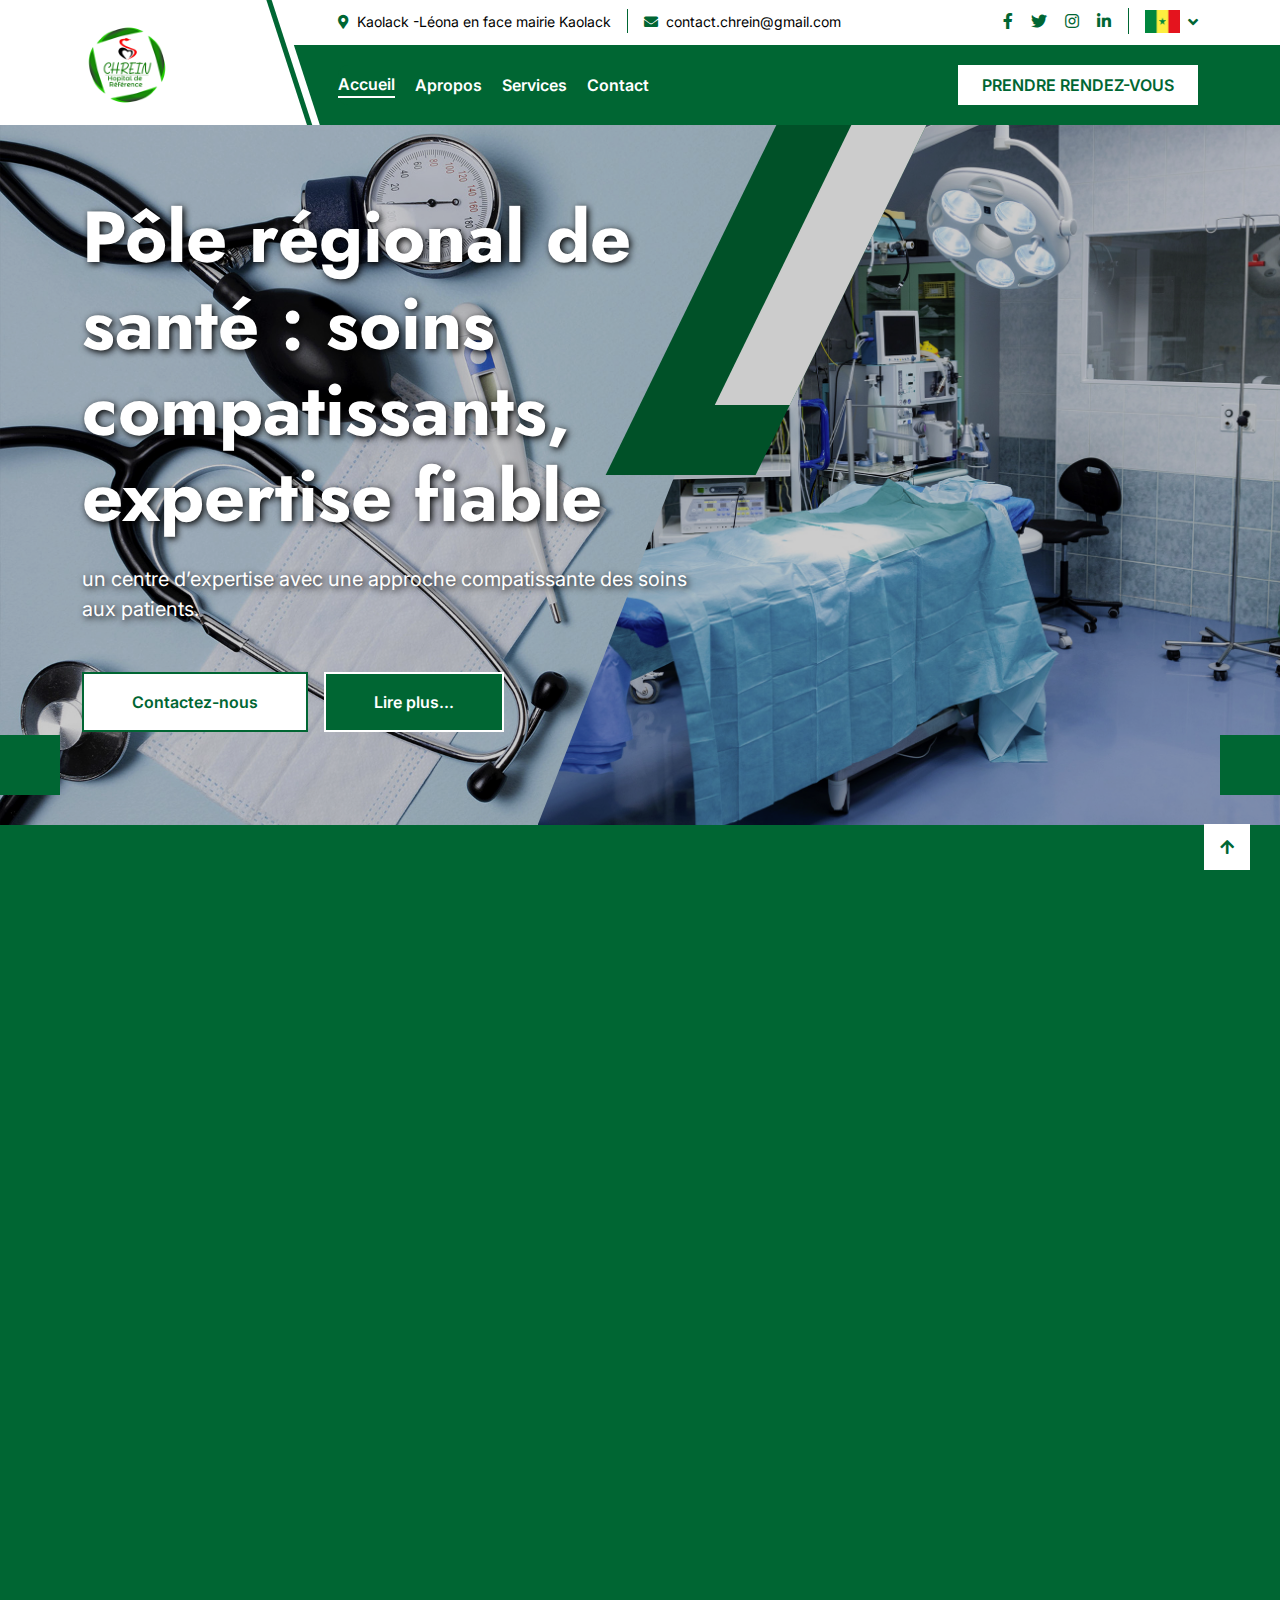
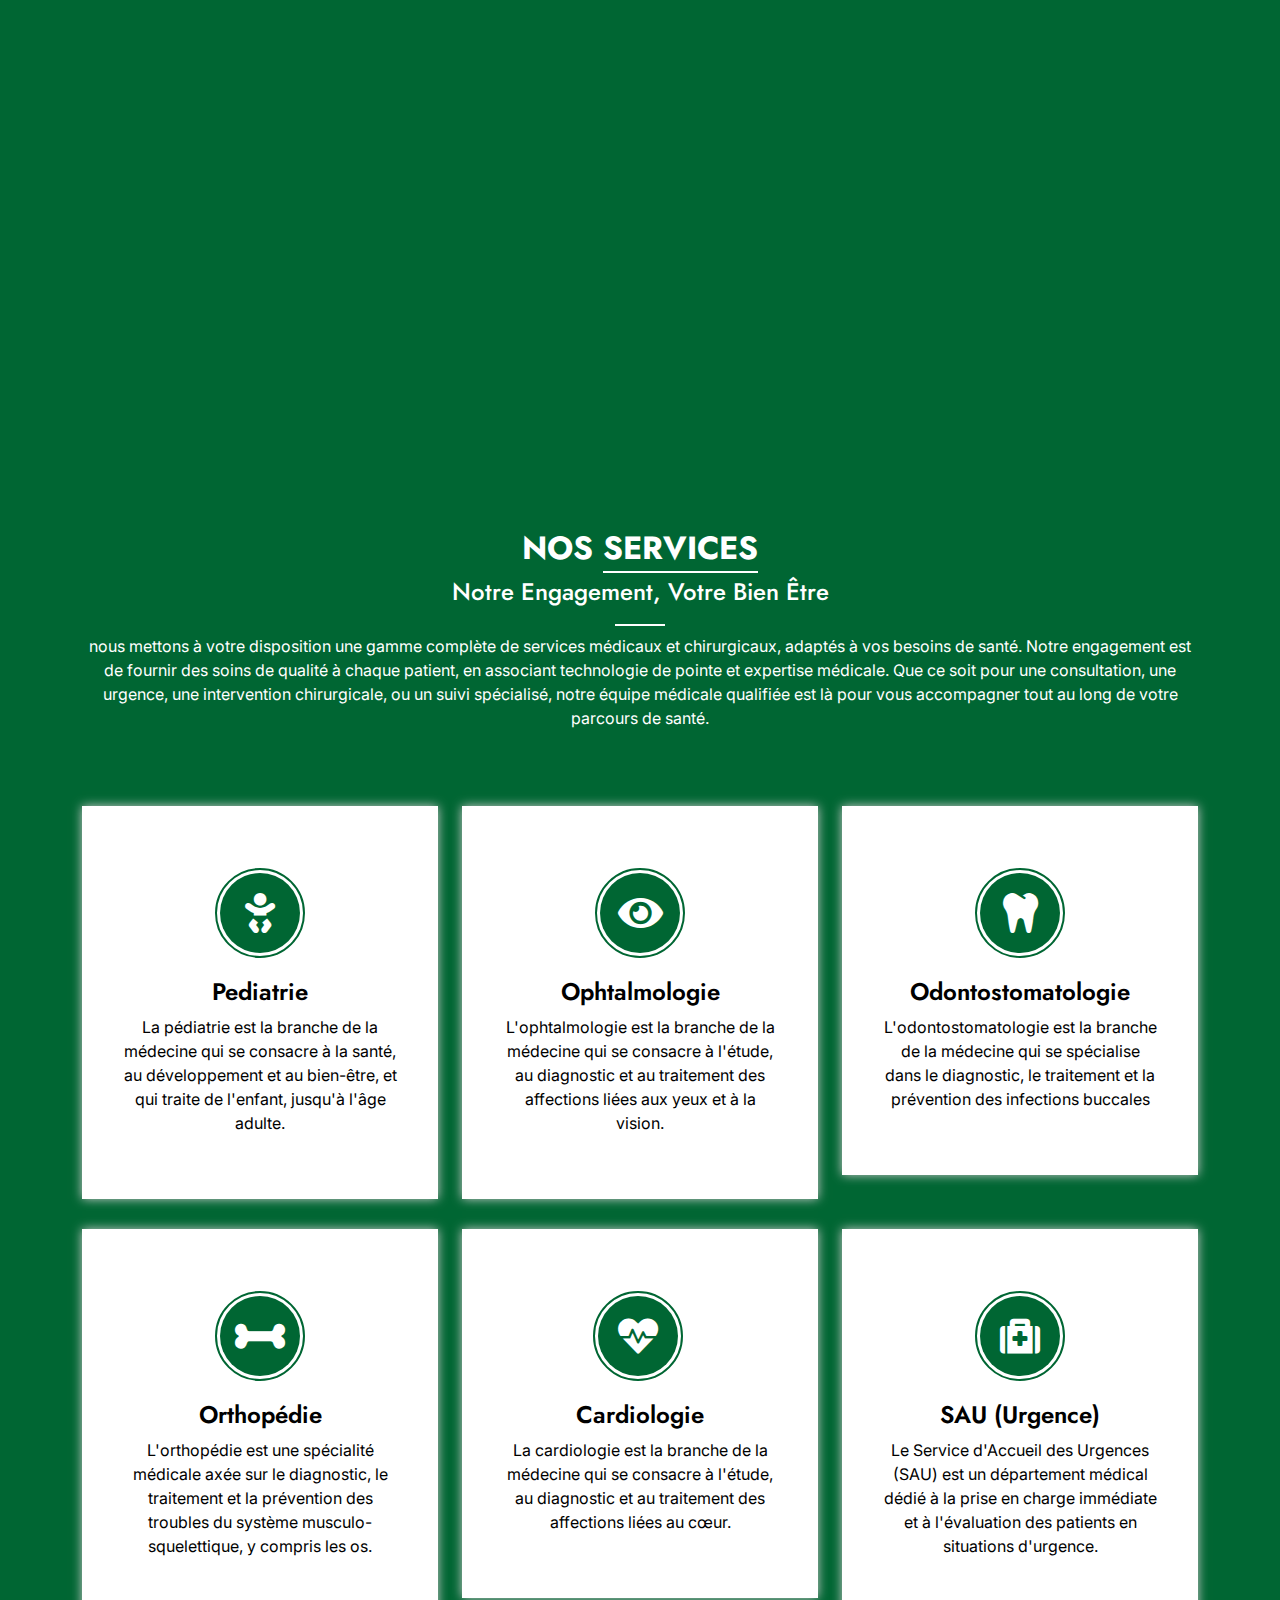
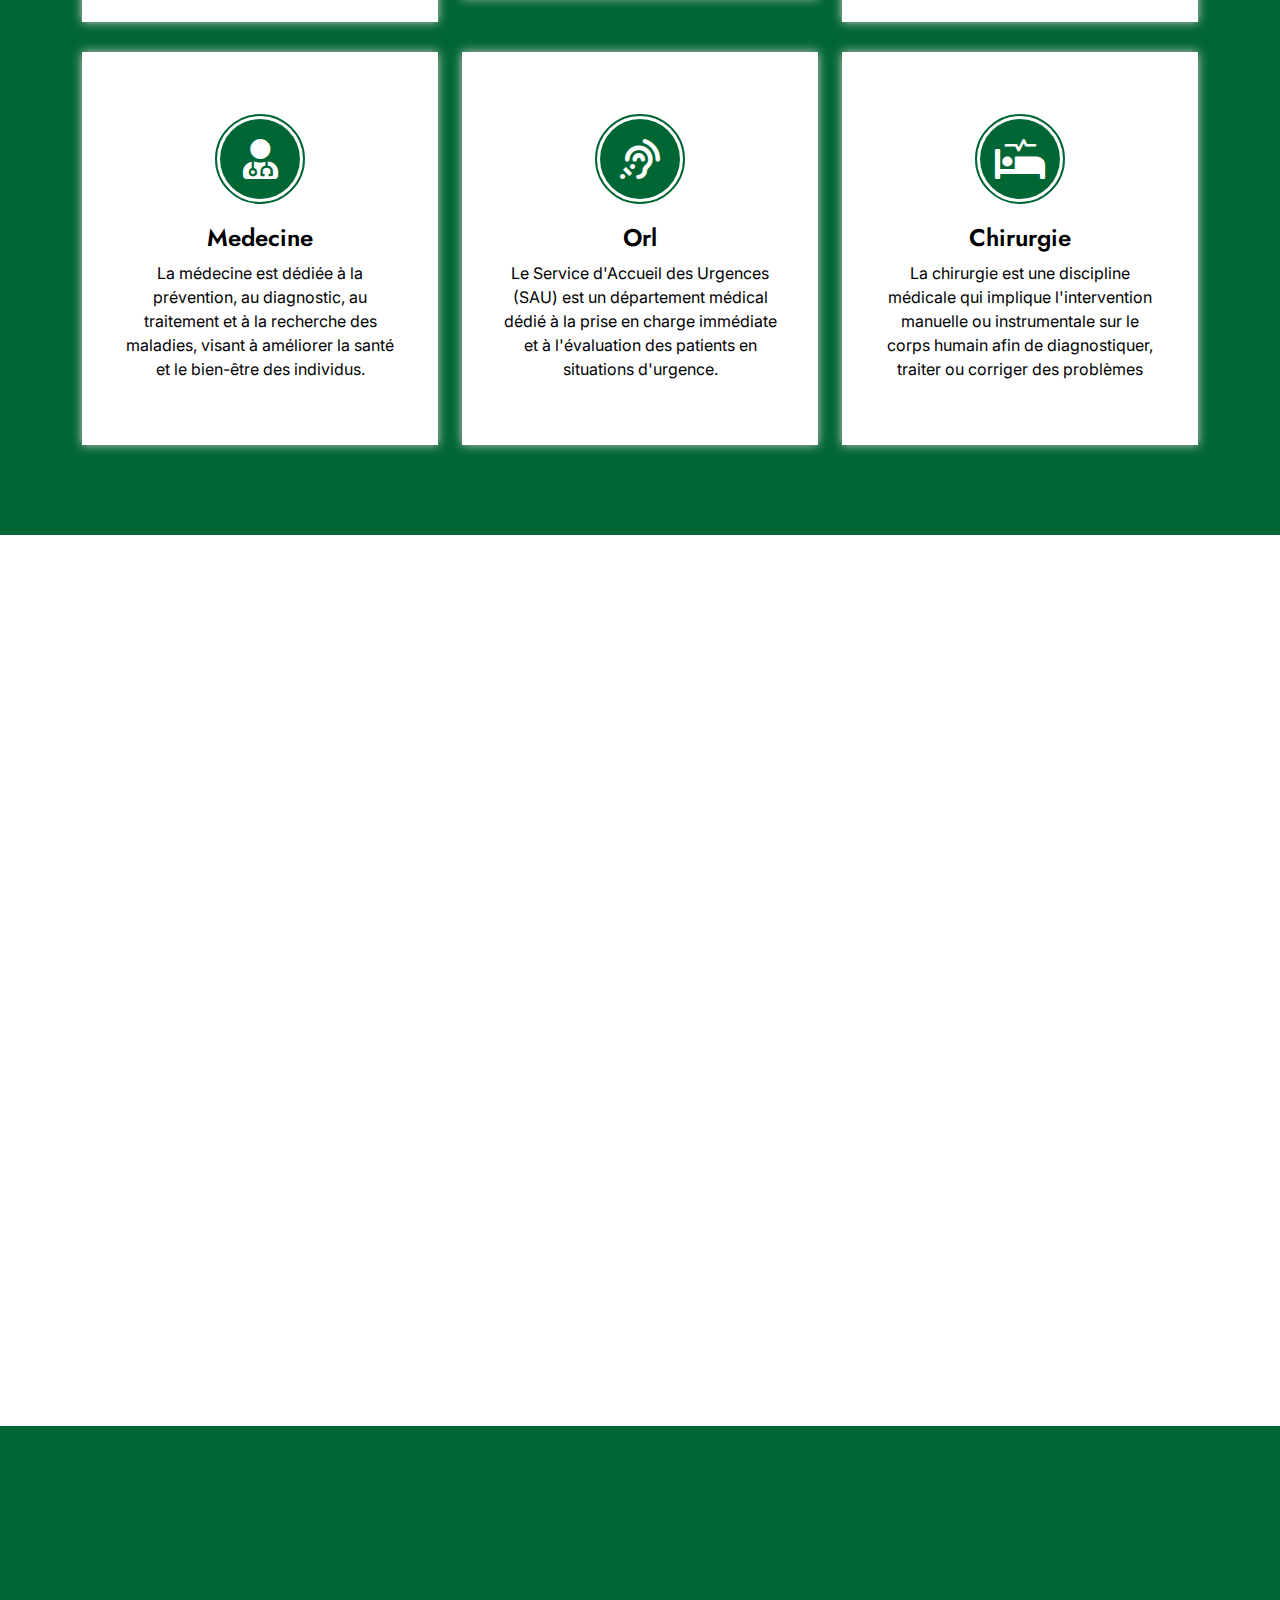
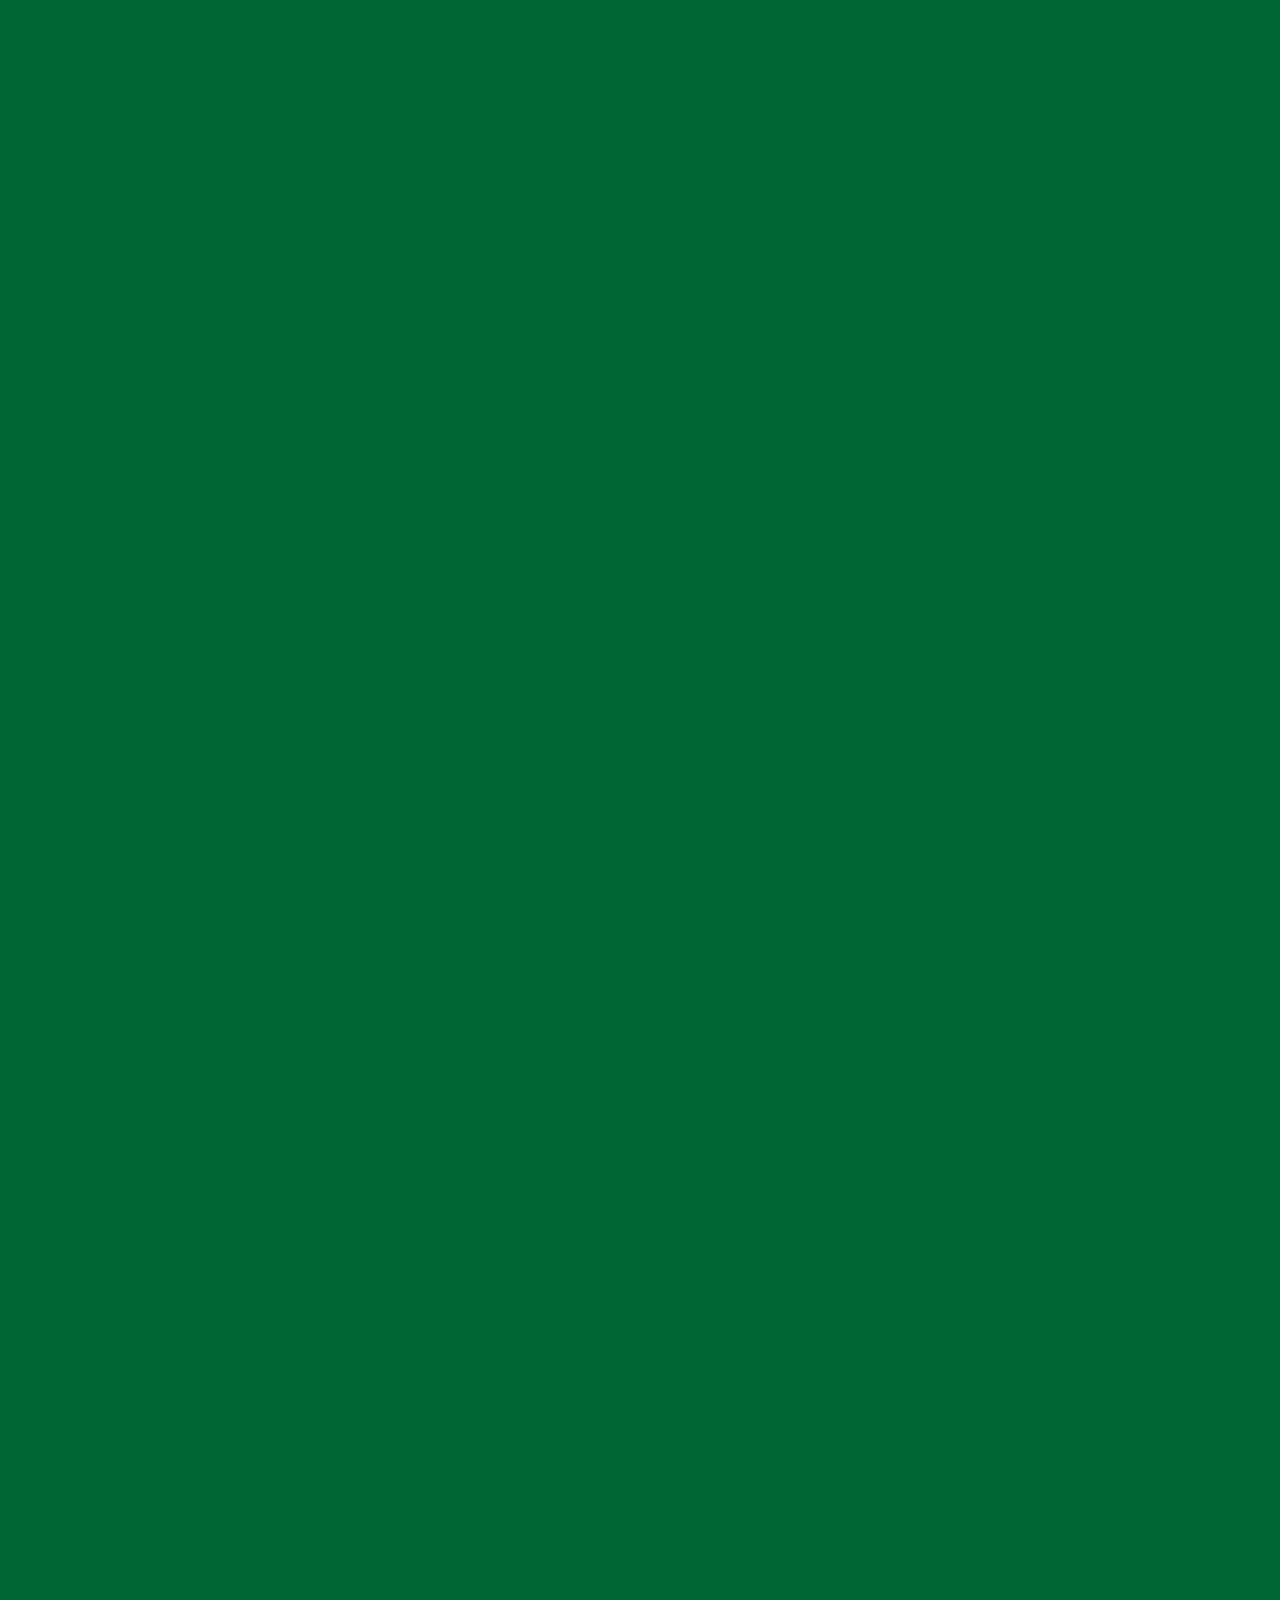
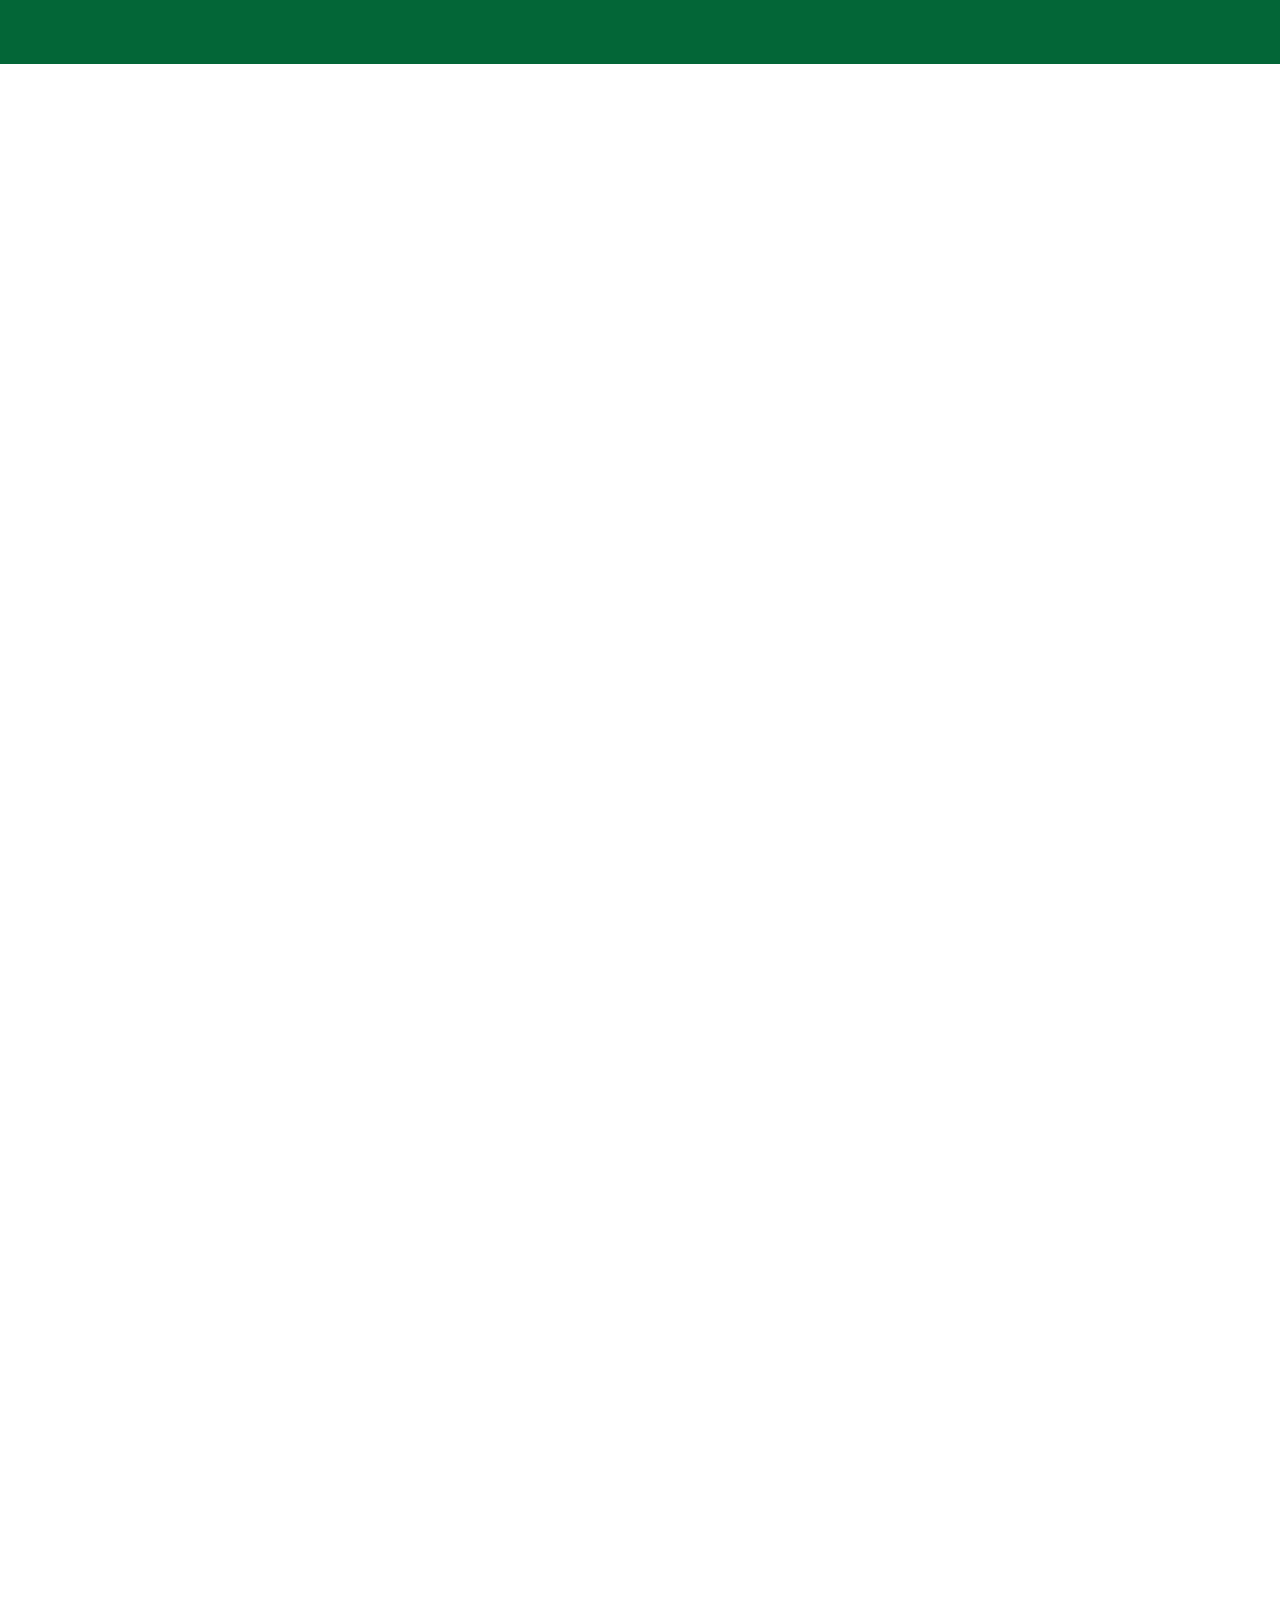
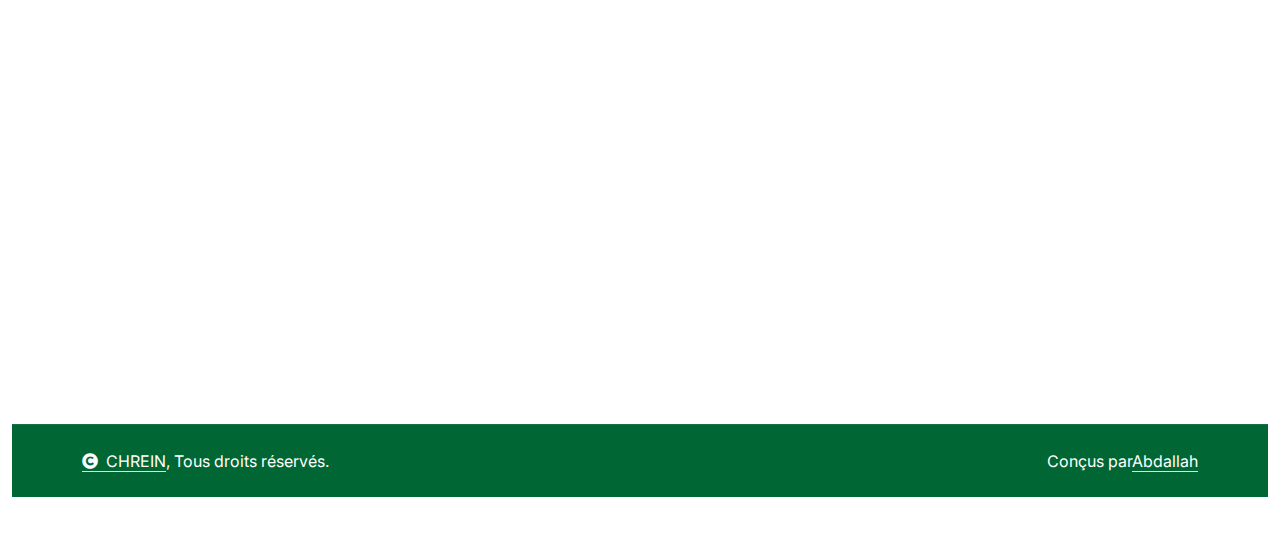
<file: index.html>
<!DOCTYPE html>
<html lang="en">

    <head>
        <meta charset="utf-8">
        <title>CHREIN/KAOLACK</title>
        <meta content="width=device-width, initial-scale=1.0" name="viewport">
        <meta content="" name="keywords">
        <meta content="" name="description">

        <link rel="preconnect" href="https://fonts.googleapis.com">
        <link rel="preconnect" href="https://fonts.gstatic.com" crossorigin>
        <link href="https://fonts.googleapis.com/css2?family=Inter:wght@100..900&family=Edu+TAS+Beginner:wght@400..700&family=Jost:ital,wght@0,100..900;1,100..900&display=swap" rel="stylesheet">

        <link rel="stylesheet" href="https://use.fontawesome.com/releases/v5.15.4/css/all.css"/>
        <link href="https://cdn.jsdelivr.net/npm/bootstrap-icons@1.4.1/font/bootstrap-icons.css" rel="stylesheet">

        <link rel="stylesheet" href="lib/animate/animate.min.css"/>
        <link href="lib/owlcarousel/assets/owl.carousel.min.css" rel="stylesheet">
        <link rel="shortcut icon" href="img/logo1.png" type="image/x-icon">


        <link href="css/bootstrap.min.css" rel="stylesheet">

        <link href="css/style.css" rel="stylesheet">
    </head>

    <body>

        <div id="spinner" class="show bg-white position-fixed translate-middle w-100 vh-100 top-50 start-50 d-flex align-items-center justify-content-center">
            <div class="spinner-border text-primary" style="width: 3rem; height: 3rem;" role="status">
                <span class="sr-only">Loading...</span>
            </div>
        </div>
        <!-- Spinner End -->

        

        <!-- Navbar & Hero Start -->
        <div class="container-fluid header-top">
            <div class="container d-flex align-items-center">
                <div class="d-flex align-items-center h-100">
                    <a href="#" class="navbar-brand" style="height: 125px;">
                        <h1 class="text-primary mb-0"><img src="img/logo.png" alt="" style="width: 90px; margin-right: 100px;margin-top: -20px;"></h1>
                        <!-- <img src="img/logo.png" alt="Logo"> -->
                    </a>
                </div>
                <div class="w-100 h-100">
                    <div class="topbar px-0 py-2 d-none d-lg-block" style="height: 45px;">
                        <div class="row gx-0 align-items-center">
                            <div class="col-lg-8 text-center text-lg-center mb-lg-0">
                                <div class="d-flex flex-wrap">
                                    <div class="border-end border-primary pe-3">
                                        <a href="#" class="text-muted small"><i class="fas fa-map-marker-alt me-2" style="color: #006633;"></i>Kaolack -Léona en face mairie Kaolack </a>
                                    </div>
                                    <div class="ps-3">
                                        <a href="mailto:example@gmail.com" class="text-muted small" ><i class="fas fa-envelope me-2" style="color: #006633;"></i>contact.chrein@gmail.com</a>
                                    </div>
                                </div>
                            </div>
                            <div class="col-lg-4 text-center text-lg-end">
                                <div class="d-flex justify-content-end">
                                    <div class="d-flex border-end border-primary pe-3">
                                        <a class="btn p-0 text-primary me-3" href="#" ><i class="fab fa-facebook-f" style="color:#006633"></i></a>
                                        <a class="btn p-0 text-primary me-3" href="#"><i class="fab fa-twitter" style="color:#006633"></i></a>
                                        <a class="btn p-0 text-primary me-3" href="#"><i class="fab fa-instagram" style="color:#006633"></i></a>
                                        <a class="btn p-0 text-primary me-0" href="#"><i class="fab fa-linkedin-in" style="color:#006633"></i></a>
                                    </div>
                                    <div class="dropdown ms-3">
                                        <a href="#" class="dropdown-toggle text-white" data-bs-toggle="dropdown" style="color: #006633;"><img src="img/drapeau.png" alt="" style="width: 35px;"></a>
                                    </div>
                                </div>
                            </div>
                        </div>
                    </div>
                    <div class="nav-bar px-0 py-lg-0" style="height: 80px;">
                        <nav class="navbar navbar-expand-lg navbar-light d-flex justify-content-lg-end">
                            <a href="#" class="navbar-brand-2">
                                <h1 class="text-primary mb-0"><img src="img/logo.png" alt="" style="width: 80px;"></h1>
                                <!-- <img src="img/logo.png" alt="Logo"> -->
                            </a>  
                            <button class="navbar-toggler" type="button" data-bs-toggle="collapse" data-bs-target="#navbarCollapse" style="border: 2px solid #fff;">
                                <span class="fa fa-bars" style="color: #fff;"></span>
                            </button>
                            <div class="collapse navbar-collapse" id="navbarCollapse">
                                <div class="navbar-nav mx-0 mx-lg-auto bg-white">
                                    <a href="index.html" class="nav-item nav-link active" style="color:#fff; font-weight: 600;border-bottom: 2px solid #fff;">Accueil </a>
                                    <a href="about.html" class="nav-item nav-link" style="color:#fff; font-weight: 600;"> Apropos </a>
                                    <a href="service.html" class="nav-item nav-link" style="color:#fff; font-weight: 600;"> Services </a>
                                    <a href="contact.html" class="nav-item nav-link" style="color:#fff; font-weight: 600;"> Contact </a>
                                    <div class="nav-btn ps-3">
                                        <a href="#" class="btn btn-primary py-2 px-4 ms-0 ms-lg-3" style="background: #fff;"> PRENDRE RENDEZ-VOUS</a>
                                    </div>
                                </div>
                            </div>
                        </nav>
                    </div>
                </div>
            </div>
        </div>
        <!-- Navbar & Hero End -->

        <!-- Modal Search Start -->
        <div class="modal fade" id="searchModal" tabindex="-1" aria-labelledby="exampleModalLabel" aria-hidden="true">
            <div class="modal-dialog modal-fullscreen">
                <div class="modal-content rounded-0">
                    <div class="modal-header">
                        <h5 class="modal-title" id="exampleModalLabel">Search by keyword</h5>
                        <button type="button" class="btn-close" data-bs-dismiss="modal" aria-label="Close"></button>
                    </div>
                    <div class="modal-body d-flex align-items-center bg-primary">
                        <div class="input-group w-75 mx-auto d-flex">
                            <input type="search" class="form-control p-3" placeholder="keywords" aria-describedby="search-icon-1">
                            <span id="search-icon-1" class="btn bg-light border nput-group-text p-3"><i class="fa fa-search"></i></span>
                        </div>
                    </div>
                </div>
            </div>
        </div>
        <!-- Modal Search End -->
         


        
        <!-- Carousel Start -->
        <div class="header-carousel owl-carousel overflow-hidden">
            <div class="header-carousel-item hero-section">
                <div class="hero-bg-half-1"></div>
                <div class="hero-shape-1"></div>
                <div class="carousel-caption">
                    <div class="container">
                        <div class="row g-4 align-items-center">
                            <div class="col-lg-7 animated fadeInLeft">
                                <div class="text-sm-center text-md-start">
                                    <h1 class="display-2 text-white mb-4" style="color: #fff; text-shadow: 2px 2px 7px #000;">Pôle régional de santé : soins compatissants, expertise fiable</h1>
                                    <p class="mb-5 fs-5" style="text-shadow: 2px 2px 7px #000;color: #fff;">un centre d’expertise avec une approche compatissante des soins aux patients. 
                                    </p>
                                    <div class="d-flex justify-content-center justify-content-md-start flex-shrink-0 mb-4">
                                        <a class="btn btn-light py-3 px-4 px-md-5 me-2" href="#" style="border: 2px solid #006633;">Contactez-nous</a>
                                        <a class="btn btn-primary py-3 px-4 px-md-5 ms-2" href="#" style="background-color: #006633;color: #fff;border: 2px solid #fff;">Lire plus...</a>
                                    </div>
                                </div>
                            </div>
                        </div>
                    </div>
                </div>
            </div>
            <div class="header-carousel-item hero-section">
                <div class="hero-bg-half-2"></div>
                <div class="hero-shape-2"></div>
                <div class="carousel-caption">
                    <div class="container">
                        <div class="row g-4 align-items-center">
                            <div class="col-lg-7 animated fadeInLeft">
                                <div class="text-sm-center text-md-start">
                                    <!-- <h4 class="text-white text-uppercase fw-bold mb-4">Excellence, Soins, Communauté</h4> -->
                                    <h1 class="display-2 mb-4" style="color: #fff; text-shadow: 2px 2px 7px #000;">Engagé envers l'excellence en matière de soins de santé pour notre communauté</h1>
                                    <p style="color: #fff;text-shadow: 2px 2px 7px #000;" class="mb-5 fs-5">Cela souligne l'engagement de l'hôpital à fournir des soins de qualité supérieure à tous les habitants de la région. 
                                    </p>
                                    <div class="d-flex justify-content-center justify-content-md-start flex-shrink-0 mb-4">
                                        <a class="btn btn-light py-3 px-4 px-md-5 me-2" href="#" style="border: 2px solid #006633;">Contactez-nous</a>
                                        <a class="btn btn-primary py-3 px-4 px-md-5 ms-2" href="#" style="background-color: #006633;color: #fff;border: 2px solid #fff;">Lire plus...</a>
                                    </div>
                                </div>
                            </div>
                        </div>
                    </div>
                </div>
            </div>
            <div class="header-carousel-item hero-section">
                <div class="hero-bg-half-3"></div>
                <div class="hero-shape-2"></div>
                <div class="carousel-caption">
                    <div class="container">
                        <div class="row g-4 align-items-center">
                            <div class="col-lg-7 animated fadeInLeft">
                                <div class="text-sm-center text-md-start">
                                    <!-- <h4 class="text-white text-uppercase fw-bold mb-4">Current Electricity Services</h4> -->
                                    <h1 class="display-2  mb-4" style="color: #fff; text-shadow: 2px 2px 7px #000;">Votre santé, notre priorité : des soins avancés près de chez vous</h1>
                                    <p class="mb-5 fs-5" style="color: #fff;text-shadow: 2px 2px 7px #000;">Souligne la proximité et l’importance de fournir des services médicaux avancés au niveau local.

                                    </p>
                                    <div class="d-flex justify-content-center justify-content-md-start flex-shrink-0 mb-4">
                                        <a class="btn btn-light py-3 px-4 px-md-5 me-2" href="#" style="border: 2px solid #006633;">Contactez-nous</a>
                                        <a class="btn btn-primary py-3 px-4 px-md-5 ms-2" href="#" style="background-color: #006633;color: #fff;border: 2px solid #fff;">Lire plus...</a>
                                    </div>
                                </div>
                            </div>
                        </div>
                    </div>
                </div>
            </div>
        </div>
        <!-- Carousel End -->


        <!-- About Start -->
        <div class="container-fluid about py-5">
            <div class="container py-5">
                <div class="row g-5">
                    <div class="col-lg-7 wow fadeInLeft" data-wow-delay="0.2s">
                        <div class="h-100">
                            <h4 class="text-primary">A propos de nous</h4>
                            <h1 class="display-4 mb-4" style="text-shadow: 1px 1px 7px #000;">L'Excellence Médicale au Service de la Communauté</h1>
                            <div class="row g-4 mb-4">
                                <div class="col-md-6">
                                    <a href="#" class="d-flex">
                                        <span class="fas fa-bolt fa-3x me-3" style="color: #fff;"></span>
                                        <h4 class="mb-0">Des Soins de Qualité pour Tous</h4>
                                    </a>
                                </div>
                                <div class="col-md-6">
                                    <a href="#" class="d-flex">
                                        <span class="fas fa-bolt fa-3x me-3" style="color: #fff;"></span>
                                        <h4 class="mb-0">Un Hôpital à l’Écoute de Votre Santé</h4>
                                    </a>
                                </div>
                            </div>
                            <p class="mb-4">L’Hôpital Régional Elhadji Ibrahima Niass est un établissement de santé de référence dans la région, dédié à offrir des soins médicaux de qualité. Nous nous engageons à fournir des services de santé accessibles, fiables et centrés sur le patient. Doté d'une équipe médicale compétente et d'équipements modernes, l’hôpital couvre une large gamme de services, allant des consultations spécialisées aux soins d'urgence.
                            </p>
                            <div class="text-dark mb-4">
                                <p class="fs-5"><span class="fa fa-check text-primary me-2"></span> Services de médecine générale et consultations spécialisées</p>
                                <p class="fs-5"><span class="fa fa-check text-primary me-2"></span> Services d'urgences et soins intensifs .</p>
                                <p class="fs-5"><span class="fa fa-check text-primary me-2"></span> Chirurgie et interventions médicales .</p>
                            </div>
                            <a class="btn btn-primary py-3 px-4 px-md-5 ms-2" href="#" style="background: #fff;border: 2px solid white;">Lire plus...</a>
                        </div>
                    </div>
                    <div class="col-lg-5 wow fadeInRight" data-wow-delay="0.2s">
                        <div class="position-relative h-100">
                            <img src="img/about-1.jpg" class="img-fluid w-100 h-100" style="object-fit: cover;" alt="">
                            <div class="bg-white">
                                <div class="position-absolute pt-3 bg-white" style="width: 50%; left: 0; bottom: 0;">
                                    <div class="p-4" style="background: #fff;">
                                        <h4 class="display-2 mb-0" style="color: #006633;">+50</h4>
                                        <p class="fs-5 mb-0" style="color: #006633;">ans d'expériences</p>
                                    </div>
                                </div>
                                <div class="position-absolute p-3 bg-white pb-0 pe-0" style="width: 50%; bottom: 0; right: 0;">
                                    <img src="img/logo.png" class="img-fluid" alt="" style=" background: #fff;">
                                </div>
                            </div>
                        </div>
                    </div>
                </div>
            </div>
        </div>
        <!-- About End -->


        <!-- Banner Start -->
         <div class="container-fluid banner py-5 wow zoomIn" data-wow-delay="0.2s">
            <div class="banner-design-1"></div>
            <div class="banner-design-2"></div>
            <div class="container py-5">
                <div class="row g-5">
                    <div class="col-lg-8">
                        <div class="">
                            <h4 class="text-white">Rejoignez-nous</h4>
                            <h1 class="display-4 text-white mb-0" style="text-shadow: 1px 1px 4px #000;">N'attendez pas que votre etat de santé s'agrave.</h1>
                        </div>
                    </div>
                    <div class="col-lg-4">
                        <div class="d-flex align-items-center justify-content-lg-end h-100">
                            <a class="btn btn-primary py-3 px-4 px-md-5 ms-2" href="#" style="background: #fff; border: 2px solid #006633;">PRENDRE RENDEZ-VOUS</a>
                        </div>
                    </div>
                </div>
            </div>
         </div>
        <!-- Banner End -->


        <!-- Services Start -->
    <section class="we-offer-area text-center" style="background-color: #006633;">
            <div class="container">
                <div class="row">
                    <div class="col-md-12">
                        <div class="site-heading text-center">
                            <h2>Nos <span>Services</span></h2>
                            <h4>Notre engagement, votre bien être</h4>
                            <p>
                                nous mettons à votre disposition une gamme complète de services médicaux et chirurgicaux, adaptés à vos besoins de santé. Notre engagement est de fournir des soins de qualité à chaque patient, en associant technologie de pointe et expertise médicale. Que ce soit pour une consultation, une urgence, une intervention chirurgicale, ou un suivi spécialisé, notre équipe médicale qualifiée est là pour vous accompagner tout au long de votre parcours de santé.
                            </p>
                        </div>
                    </div>
                </div>
                    <div class="row our-offer-items less-carousel">
                        <!-- Single Item -->
                        <div class="col-md-4 col-sm-6 equal-height">
                            <div class="item">
                                <!-- <i class="fas fa-pen-fancy"></i> -->
                                <i class="fa fa-baby"></i>
                                <h4>Pediatrie</h4>
                                <p>
                                    La pédiatrie est la branche de la médecine qui se consacre à la santé, au développement et au bien-être, et qui traite de l'enfant, jusqu'à l'âge adulte.
                                </p>
                            </div>
                        </div>
                        <!-- End Single Item -->
    
                        <!-- Single Item -->
                        <div class="col-md-4 col-sm-6 equal-height">
                            <div class="item">
                                <i class="fa fa-eye"></i>
                                <h4>Ophtalmologie</h4>
                                <p>
                                    L'ophtalmologie est la branche de la médecine qui se consacre à l'étude, au diagnostic et au traitement des affections liées aux yeux et à la vision. 
                                </p>
                            </div>
                        </div>
                        <!-- End Single Item -->
    
                        <!-- Single Item -->
                        <div class="col-md-4 col-sm-6 equal-height">
                            <div class="item">
                                <i class="fa fa-tooth"></i>
                                <h4>Odontostomatologie</h4>
                                <p>
                                    L'odontostomatologie est la branche de la médecine qui se spécialise dans le diagnostic, le traitement et la prévention des infections buccales 
                                </p>
                            </div>
                        </div>
                        <!-- End Single Item -->
    
                        <!-- Single Item -->
                        <div class="col-md-4 col-sm-6 equal-height">
                            <div class="item">
                                <!-- <i class="fas fa-tachometer-alt"></i> -->
                                <i class="fas fa-bone"></i>
                                <h4>Orthopédie</h4>
                                <p>
                                    L'orthopédie est une spécialité médicale axée sur le diagnostic, le traitement et la prévention des troubles du système musculo-squelettique, y compris les os.
                                </p>
                            </div>
                        </div>
                        <!-- End Single Item -->
    
                        <!-- Single Item -->
                        <div class="col-md-4 col-sm-6 equal-height">
                            <div class="item">
                                <i class="fa fa-heartbeat"></i>. 
                                <h4>Cardiologie</h4>
                                <p>
                                    La cardiologie est la branche de la médecine qui se consacre à l'étude, au diagnostic et au traitement des affections liées au cœur.
                                </p>
                            </div>
                        </div>
                        <!-- End Single Item -->
    
                        <!-- Single Item -->
                        <div class="col-md-4 col-sm-6 equal-height">
                            <div class="item">
                                <i class="fa fa-medkit"></i>
                                <h4>SAU (Urgence)</h4>
                                <p>
                                    Le Service d'Accueil des Urgences (SAU) est un département médical dédié à la prise en charge immédiate et à l'évaluation des patients en situations d'urgence. 
                                </p>
                            </div>
                        </div>
                        <!-- End Single Item -->
                        <!-- Single Item -->
                        <div class="col-md-4 col-sm-6 equal-height">
                            <div class="item">
                                <i class="fa fa-user-md"></i>
                                <h4>Medecine</h4>
                                <p>
                                    La médecine est dédiée à la prévention, au diagnostic, au traitement et à la recherche des maladies, visant à améliorer la santé et le bien-être des individus.
                                </p>
                            </div>
                        </div>
                        <!-- End Single Item -->
                        <!-- Single Item -->
                        <div class="col-md-4 col-sm-6 equal-height">
                            <div class="item">
                                <i class="fa fa-listen"></i>
                                <h4>Orl</h4>
                                <p>
                                    Le Service d'Accueil des Urgences (SAU) est un département médical dédié à la prise en charge immédiate et à l'évaluation des patients en situations d'urgence. 
                                </p>
                            </div>
                        </div>
                        <!-- End Single Item -->
                        <!-- Single Item -->
                        <div class="col-md-4 col-sm-6 equal-height">
                            <div class="item">
                                <i class="fas fa-procedures"></i>
                                <h4>Chirurgie</h4>
                                <p>
                                    La chirurgie est une discipline médicale qui implique l'intervention manuelle ou instrumentale sur le corps humain afin de diagnostiquer, traiter ou corriger des problèmes  
                                </p>
                            </div>
                        </div>
                        <!-- End Single Item -->
                    </div>
            </div>
    </section>
        <!-- Services End -->

        <!-- Projects Start -->
        <div class="container-fluid projects bg-light py-5">
            <div class="container py-5">
                <div class="row g-5">
                    <div class="col-lg-5 wow fadeInLeft" data-wow-delay="0.2s">
                        <div>
                            <h4 class="text-primary">Les activités</h4>
                            <h1 class="display-4 mb-4" style="color: #006633;">Nos activités quotidiennes</h1>
                            <p class="mb-5" style="color: #006633;">Ces activités sont essentielles pour assurer un fonctionnement optimal et répondre aux besoins des patients.</p>
                            <ul class="nav">
                                <li class="nav-item bg-white mb-4 w-100">
                                    <a class="d-flex align-items-center h4 mb-0 p-3 active" data-bs-toggle="pill" href="#ProjectsTab-1">
                                        <div class="projects-icon btn-md-square bg-primary text-white me-3"><span class="fa fa-user-md" style="color: #006633;"></span></div><span style="color: #fff;">Consultations médicales</span>
                                    </a>
                                </li>
                                <li class="nav-item bg-white mb-4 w-100">
                                    <a class="d-flex align-items-center h4 mb-0 p-3" data-bs-toggle="pill" href="#ProjectsTab-2">
                                        <div class="projects-icon btn-md-square bg-primary text-white me-3"><span class="fa fa-user-md" style="color: #006633;"></span></div><span style="color: #fff;">Interventions chirurgicales</span>
                                    </a>
                                </li>
                                <li class="nav-item bg-white mb-4 w-100">
                                    <a class="d-flex align-items-center h4 mb-0 p-3" data-bs-toggle="pill" href="#ProjectsTab-3">
                                        <div class="projects-icon btn-md-square bg-primary text-white me-3"><span class="fa fa-user-md" style="color: #006633;"></span></div><span style="color: #fff;">Soins infirmiers et hospitalisation</span>
                                    </a>
                                </li>
                                <li class="nav-item bg-white mb-4 w-100">
                                    <a class="d-flex align-items-center h4 mb-0 p-3" data-bs-toggle="pill" href="#ProjectsTab-4">
                                        <div class="projects-icon btn-md-square bg-primary text-white me-3"><span class="fa fa-user-md" style="color: #006633;"></span></div><span style="color: #fff;">Urgences médicales</span>
                                    </a>
                                </li>
                            </ul>
                        </div>
                    </div>
                    <div class="col-lg-7 wow fadeInRight" data-wow-delay="0.2s">
                        <div class="tab-content">
                            <div id="ProjectsTab-1" class="tab-pane fade show p-0 active">
                                <div class="projects-item">
                                    <img src="img/industrial-1.jpg" class="img-fluid w-100" alt="">
                                    <div class="projects-content bg-white p-4">
                                        <h4 class="mb-3">Consultations médicales</h4>
                                        <p class="mb-4"> Des consultations avec divers spécialistes (médecins généralistes, pédiatres, cardiologues, etc.) sont organisées quotidiennement pour diagnostiquer et traiter les patients.
                                        </p>
                                        <a class="btn py-2 px-4" href="#" style="background: #fff; color: #006633;">Lire plus</a>
                                    </div>
                                </div>
                            </div>
                            <div id="ProjectsTab-2" class="tab-pane fade show p-0">
                                <div class="projects-item">
                                    <img src="img/industrial-2.jpg" class="img-fluid w-100" alt="">
                                    <div class="projects-content bg-white p-4">
                                        <h4 class="mb-3">Interventions chirurgicales</h4>
                                        <p class="mb-4">L’hôpital effectue régulièrement des opérations chirurgicales programmées ou d’urgence, allant des petites interventions à des chirurgies complexes.
                                        </p>
                                        <a class="btn py-2 px-4" href="#" style="background: #fff; color: #006633;">Lire plus</a>
                                    </div>
                                </div>
                            </div>
                            <div id="ProjectsTab-3" class="tab-pane fade show p-0">
                                <div class="projects-item">
                                    <img src="img/commercial-1.jpg" class="img-fluid w-100" alt="">
                                    <div class="projects-content bg-white p-4">
                                        <h4 class="mb-3">Soins infirmiers et hospitalisation</h4>
                                        <p class="mb-4">Le personnel infirmier assure la prise en charge des patients hospitalisés en prodiguant des soins, surveillant l’état de santé, et administrant les traitements prescrits.
                                        </p>
                                        <a class="btn py-2 px-4" href="#" style="background: #fff; color: #006633;">Lire plus</a>
                                    </div>
                                </div>
                            </div>
                            <div id="ProjectsTab-4" class="tab-pane fade show p-0">
                                <div class="projects-item">
                                    <img src="img/commercial-2.jpg" class="img-fluid w-100" alt="">
                                    <div class="projects-content bg-white p-4">
                                        <h4 class="mb-4">Urgences médicales</h4>
                                        <p class="mb-4">L’unité d’urgence est active 24h/24 pour répondre rapidement aux situations critiques, traitant les patients qui nécessitent une attention médicale immédiate.
                                        </p>
                                        <a class="btn py-2 px-4" href="#" style="background: #fff; color: #006633;">Lire plus</a>
                                    </div>
                                </div>
                            </div>
                        </div>
                    </div>
                </div>
            </div>
        </div>
        <!-- Projects End -->


        <!-- Blog Start -->
         <div class="container-fluid blog py-5">
            <div class="container py-5">
                <div class="d-flex flex-column mx-auto text-center mb-5 wow fadeInUp" data-wow-delay="0.2s" style="max-width: 800px;">
                    <h4 class="text-primary">Evenements</h4>
                    <h1 class="display-4 mb-4">Evenements ou Journées</h1>
                    <p class="mb-0">Ces événements permettent à l’hôpital de renforcer son engagement envers la santé publique tout en éduquant et en aidant la communauté.
                    </p>
                </div>
                <div class="row g-4">
                    <div class="col-lg-4 wow fadeInUp" data-wow-delay="0.2s">
                        <div class="blog-item">
                            <div class="blog-img">
                                <img src="img/commercial-4.jpg" class="img-fluid w-100" alt="">
                            </div>
                            <div class="blog-heading ms-4">
                                <a href="#" class="h4 mb-0 p-4">Journée de la Santé Publique</a>
                            </div>
                            <div class="blog-content bg-light p-4">
                                <div class="d-flex justify-content-between mb-4">
                                    <p class="mb-0 small" style="color: #000;"><i class="fa fa-calendar me-2"></i> 12 Décembre 2023</p>
                                    <p class="mb-0 small" style="color: #000;"><i class="fa fa-tag me-2"></i> Journée réussi</p>
                                </div>
                                <p class="mb-4" style="color: #000;">Organisée pour sensibiliser la population sur des thèmes importants tels que la prévention des maladies, la vaccination, et l'hygiène de vie.
                                </p>
                                <a class="btn py-2 px-4" href="#" style="background: #006633;">Voir plus...</a>
                            </div>
                        </div>
                    </div>
                    <div class="col-lg-4 wow fadeInUp" data-wow-delay="0.4s">
                        <div class="blog-item">
                            <div class="blog-img">
                                <img src="img/commercial-5.jpg" class="img-fluid w-100" alt="">
                            </div>
                            <div class="blog-heading ms-4">
                                <a href="#" class="h4 mb-0 p-4">Campagne de Don du Sang </a>
                            </div>
                            <div class="blog-content bg-light p-4">
                                <div class="d-flex justify-content-between mb-4">
                                    <p class="mb-0 small" style="color: #000;"><i class="fa fa-calendar me-2"></i> 15 Mars 2024</p>
                                    <p class="mb-0 small" style="color: #000;"><i class="fa fa-tag me-2"></i> plus de 100 enregistrements</p>
                                </div>
                                <p class="mb-4" style="color: #000;">Une journée dédiée à la collecte de sang pour les patients ayant besoin de transfusions, souvent en collaboration avec des centres de don de sang.
                                </p>
                                <a class="btn py-2 px-4" href="#" style="background: #006633;">Voir plus...</a>
                            </div>
                        </div>
                    </div>
                    <div class="col-lg-4 wow fadeInUp" data-wow-delay="0.6s">
                        <div class="blog-item">
                            <div class="blog-img">
                                <img src="img/commercial-3.jpg" class="img-fluid w-100" alt="">
                            </div>
                            <div class="blog-heading ms-4">
                                <a href="#" class="h4 mb-0 p-4">Journée de la Lutte contre le Cancer </a>
                            </div>
                            <div class="blog-content bg-light p-4">
                                <div class="d-flex justify-content-between mb-4">
                                    <p class="mb-0 small" style="color: #000;"><i class="fa fa-calendar me-2"></i> 15 Octobre 2022</p>
                                    <p class="mb-0 small" style="color: #000;"><i class="fa fa-tag me-2"></i> Présence des autorités</p>
                                </div>
                                <p class="mb-4" style="color: #000;">Événements de sensibilisation et dépistage gratuits, en particulier pour des maladies comme le cancer du sein (Octobre Rose) ou le cancer de la prostate.
                                </p>
                                <a class="btn py-2 px-4" href="#" style="background: #006633;">Voir plus...</a>
                            </div>
                        </div>
                    </div>
                </div>
            </div>
         </div>
        <!-- Blog End -->

        <!-- Team Start -->
         <div class="container-fluid team pb-5">
            <div class="container pb-5">
                <div class="d-flex flex-column mx-auto text-center mb-5 wow fadeInUp" data-wow-delay="0.2s" style="max-width: 800px;">
                    <h4 class="text-primary">Nos médecins</h4>
                    <h1 class="display-4 mb-4">Quelques médecins et leurs spécialités</h1>
                    <p class="mb-0">nous sommes fiers de vous présenter quelques membre de notre équipe de médecins dévoués et hautement qualifiés
                    </p>
                </div>
                <div class="row g-4">
                    <div class="col-md-6 col-lg-3 wow fadeInUp" data-wow-delay="0.2s">
                        <div class="team-item">
                            <div class="team-img">
                                <img src="img/team-1.jpg" class="img-fluid w-100" alt="">
                                <div class="team-icon">
                                    <a class="btn btn-square btn-primary mb-2" href=""><i class="fab fa-facebook-f"></i></a>
                                    <a class="btn btn-square btn-primary mb-2" href=""><i class="fab fa-twitter"></i></a>
                                    <a class="btn btn-square btn-primary mb-2" href=""><i class="fab fa-instagram"></i></a>
                                    <a class="btn btn-square btn-primary mb-2" href=""><i class="fab fa-linkedin-in"></i></a>
                                </div>
                            </div>
                            <div class="team-content bg-light text-center p-4">
                                <h4 style="color:#000;">Dr Gueye</h4>
                                <p class="mb-0" style="color:#000;">Urologue</p>
                            </div>
                        </div>
                    </div>
                    <div class="col-md-6 col-lg-3 wow fadeInUp" data-wow-delay="0.4s">
                        <div class="team-item">
                            <div class="team-img">
                                <img src="img/team-2.jpg" class="img-fluid w-100" alt="">
                                <div class="team-icon">
                                    <a class="btn btn-square btn-primary mb-2" href=""><i class="fab fa-facebook-f"></i></a>
                                    <a class="btn btn-square btn-primary mb-2" href=""><i class="fab fa-twitter"></i></a>
                                    <a class="btn btn-square btn-primary mb-2" href=""><i class="fab fa-instagram"></i></a>
                                    <a class="btn btn-square btn-primary mb-2" href=""><i class="fab fa-linkedin-in"></i></a>
                                </div>
                            </div>
                            <div class="team-content bg-light text-center p-4">
                                <h4 style="color:#000;">Dr Fall</h4>
                                <p class="mb-0" style="color:#000;">Dentiste</p>
                            </div>
                        </div>
                    </div>
                    <div class="col-md-6 col-lg-3 wow fadeInUp" data-wow-delay="0.6s">
                        <div class="team-item">
                            <div class="team-img">
                                <img src="img/team-3.jpg" class="img-fluid w-100" alt="">
                                <div class="team-icon">
                                    <a class="btn btn-square btn-primary mb-2" href=""><i class="fab fa-facebook-f"></i></a>
                                    <a class="btn btn-square btn-primary mb-2" href=""><i class="fab fa-twitter"></i></a>
                                    <a class="btn btn-square btn-primary mb-2" href=""><i class="fab fa-instagram"></i></a>
                                    <a class="btn btn-square btn-primary mb-2" href=""><i class="fab fa-linkedin-in"></i></a>
                                </div>
                            </div>
                            <div class="team-content bg-light text-center p-4">
                                <h4 style="color:#000;">Dr Ndiaye</h4>
                                <p class="mb-0" style="color:#000;">Anesthésiste</p>
                            </div>
                        </div>
                    </div>
                    <div class="col-md-6 col-lg-3 wow fadeInUp" data-wow-delay="0.8s">
                        <div class="team-item">
                            <div class="team-img">
                                <img src="img/team-4.jpg" class="img-fluid w-100" alt="">
                                <div class="team-icon">
                                    <a class="btn btn-square btn-primary mb-2" href=""><i class="fab fa-facebook-f"></i></a>
                                    <a class="btn btn-square btn-primary mb-2" href=""><i class="fab fa-twitter"></i></a>
                                    <a class="btn btn-square btn-primary mb-2" href=""><i class="fab fa-instagram"></i></a>
                                    <a class="btn btn-square btn-primary mb-2" href=""><i class="fab fa-linkedin-in"></i></a>
                                </div>
                            </div>
                            <div class="team-content bg-light text-center p-4">
                                <h4 style="color:#000;">Dr Diop</h4>
                                <p class="mb-0" style="color:#000;">Pediatre</p>
                            </div>
                        </div>
                    </div>
                </div>
            </div>
         </div>
        <!-- Team End -->


        <!-- Testimonial Start -->
        <div class="container-fluid testimonial bg-dark py-5">
            <div class="container py-5">
                <div class="row g-5">
                    <div class="col-lg-6 col-xl-5 wow fadeInUp" data-wow-delay="0.2s">
                        <h4 class="text" style="color: #006633;">Témoignages</h4>
                        <h1 class="display-4 mb-4" style="color: #006633;">Ce que disent nos clients</h1>
                        <p class="mb-4" style="color: #000;">
                            nous mettons tout en œuvre pour vous offrir des soins de santé exceptionnels et personnalisés. Notre équipe de médecins, infirmiers et personnel médical dévoués est engagée à vous fournir des services de santé à la hauteur de vos attentes.
                        </p>
                        <a class="btn btn-light py-3 px-5" href="#" style="background-color: #006633; color: #fff;">Voir plus...</a>
                    </div>
                    <div class="col-lg-6 col-xl-7 wow fadeInUp" data-wow-delay="0.4s">
                        <div class="owl-carousel testimonial-carousel">
                            <div class="testimonial-item">
                                <div class="testimonial-quote"><i class="fa fa-quote-right fa-2x"></i>
                                </div>
                                <div class="testimonial-inner p-4">
                                    <img src="img/testimonial-1.jpg" class="img-fluid" alt="">
                                    <div class="ms-4">
                                        <h4>Karim Séné</h4>
                                        <p>Informaticien</p>
                                        <div class="d-flex text-primary">
                                            <i class="fas fa-star"></i>
                                            <i class="fas fa-star"></i>
                                            <i class="fas fa-star"></i>
                                            <i class="fas fa-star"></i>
                                            <i class="fas fa-star text-body"></i>
                                        </div>
                                    </div>
                                </div>
                                <div class="customer-text p-4">
                                    <p class="mb-0" style="color: #000;font-style: italic;">"Mon expérience à l'hôpital a été très positive. J'ai subi une opération chirurgicale et tout s'est déroulé dans des conditions parfaites. Le personnel m'a soutenu à chaque étape, et je me sens maintenant en pleine forme. Merci à toute l'équipe pour leur dévouement."</p>
                                </div>
                            </div>
                            <div class="testimonial-item">
                                <div class="testimonial-quote"><i class="fa fa-quote-right fa-2x"></i>
                                </div>
                                <div class="testimonial-inner p-4">
                                    <img src="img/testimonial-2.jpg" class="img-fluid" alt="">
                                    <div class="ms-4">
                                        <h4>Fatou Ndiaye</h4>
                                        <p>Professeur Anglais</p>
                                        <div class="d-flex text-primary">
                                            <i class="fas fa-star"></i>
                                            <i class="fas fa-star"></i>
                                            <i class="fas fa-star"></i>
                                            <i class="fas fa-star"></i>
                                            <i class="fas fa-star text-body"></i>
                                        </div>
                                    </div>
                                </div>
                                <div class="customer-text p-4">
                                    <p class="mb-0" style="color: #000;font-style: italic;">"J'ai été impressionnée par l'attention et le professionnalisme du personnel médical. De ma première consultation jusqu'à ma guérison, je me suis toujours sentie entre de bonnes mains. Je recommande vivement cet hôpital pour la qualité de ses soins."</p>
                                </div>
                            </div>
                            <div class="testimonial-item">
                                <div class="testimonial-quote"><i class="fa fa-quote-right fa-2x"></i>
                                </div>
                                <div class="testimonial-inner p-4">
                                    <img src="img/testimonial-3.jpg" class="img-fluid" alt="">
                                    <div class="ms-4">
                                        <h4>Mariama Thiam</h4>
                                        <p>Etudiante</p>
                                        <div class="d-flex text-primary">
                                            <i class="fas fa-star"></i>
                                            <i class="fas fa-star"></i>
                                            <i class="fas fa-star"></i>
                                            <i class="fas fa-star"></i>
                                            <i class="fas fa-star text-body"></i>
                                        </div>
                                    </div>
                                </div>
                                <div class="customer-text p-4">
                                    <p class="mb-0" style="color: #000;font-style: italic;">"La prise en charge rapide et efficace a fait toute la différence lors de mon admission d'urgence. Les médecins et infirmiers ont été formidables et très rassurants. Je leur suis infiniment reconnaissante pour leur professionnalisme et leur compassion."</p>
                                </div>
                            </div>
                        </div>
                    </div>
                </div>
            </div>
         </div>
        <!-- Testimonial End -->


        <!-- FAQ Start -->
         <div class="container-fluid faq-section bg-light py-5">
            <div class="container py-5">
                <div class="row g-5">
                    <div class="col-lg-6 wow fadeInLeft" data-wow-delay="0.2s">
                        <h4 class="text" style="color: #006633;" >Quelques FAQ important</h4>
                        <h1 class="display-4 mb-4" style="color: #006633; text-shadow: 1px 1px 1px #000;">Besoin d'Aide ? Consultez Nos Questions Fréquentes</h1>
                        <p class="mb-4" style="color:#006633;">Quelques réponses aux questions de nos utilisateur
                        </p>
                        <a class="btn py-3 px-5" href="#" style="background: #006633;">Voir plus...</a>
                    </div>
                    <div class="col-xl-6 wow fadeInRight" data-wow-delay="0.4s">
                        <div class="h-100">
                            <div class="accordion" id="accordionExample">
                                <div class="accordion-item">
                                    <h2 class="accordion-header" id="headingOne">
                                        <button class="accordion-button" type="button" data-bs-toggle="collapse" data-bs-target="#collapseOne" aria-expanded="true" aria-controls="collapseOne">
                                            Q: Quels sont les horaires d'ouverture de l'hôpital ?
                                        </button>
                                    </h2>
                                    <div id="collapseOne" class="accordion-collapse collapse show active" aria-labelledby="headingOne" data-bs-parent="#accordionExample">
                                        <div class="accordion-body">
                                            R: Notre hôpital est ouvert 24 heures sur 24, 7 jours sur 7 pour les urgences médicales. Les consultations et services non urgents sont disponibles du lundi au vendredi de 8h à 18h. Nous vous recommandons de prendre rendez-vous pour les consultations spécialisées.
                                        </div>
                                    </div>
                                </div>
                                <div class="accordion-item">
                                    <h2 class="accordion-header" id="headingTwo">
                                        <button class="accordion-button collapsed" type="button" data-bs-toggle="collapse" data-bs-target="#collapseTwo" aria-expanded="false" aria-controls="collapseTwo">
                                            Q: Comment puis-je prendre un rendez-vous avec un médecin spécialiste ?
                                        </button>
                                    </h2>
                                    <div id="collapseTwo" class="accordion-collapse collapse" aria-labelledby="headingTwo" data-bs-parent="#accordionExample">
                                        <div class="accordion-body">
                                            R: Vous pouvez prendre un rendez-vous en appelant notre ligne dédiée au (+221) XXX-XXXX ou en utilisant notre formulaire de réservation en ligne sur notre site web. Vous recevrez une confirmation de rendez-vous par SMS ou e-mail.
                                        </div>
                                    </div>
                                </div>
                                <div class="accordion-item">
                                    <h2 class="accordion-header" id="headingThree">
                                        <button class="accordion-button collapsed" type="button" data-bs-toggle="collapse" data-bs-target="#collapseThree" aria-expanded="false" aria-controls="collapseThree">
                                            Q: Quels services médicaux sont proposés à l'hôpital ?
                                        </button>
                                    </h2>
                                    <div id="collapseThree" class="accordion-collapse collapse" aria-labelledby="headingThree" data-bs-parent="#accordionExample">
                                        <div class="accordion-body">
                                            R: Nous offrons une large gamme de services médicaux, y compris des consultations en médecine générale, des soins spécialisés (cardiologie, gynécologie, orthopédie, etc.), des services d'urgence, des interventions chirurgicales, de la rééducation, ainsi qu'un laboratoire et une imagerie médicale.
                                    </div>
                                </div>
                                <div class="accordion-item">
                                    <h2 class="accordion-header" id="headingFour">
                                        <button class="accordion-button collapsed" type="button" data-bs-toggle="collapse" data-bs-target="#collapseFour" aria-expanded="false" aria-controls="collapseFour">
                                            Q: Acceptez-vous les assurances santé et comment fonctionne la facturation ?
                                        </button>
                                    </h2>
                                    <div id="collapseFour" class="accordion-collapse collapse" aria-labelledby="headingFour" data-bs-parent="#accordionExample">
                                        <div class="accordion-body">
                                            R: Oui, nous acceptons plusieurs types d'assurances santé. Veuillez vérifier avec notre service d'accueil les partenaires avec lesquels nous travaillons. À votre arrivée, nous vérifierons votre couverture et vous expliquerons le processus de facturation. Si vous n'êtes pas couvert, vous pouvez régler directement les frais.
                                        </div>
                                    </div>
                                </div>
                            </div>
                        </div>
                    </div>
                </div>
            </div>
         </div>
        <!-- FAQ End -->

        <!-- Footer Start -->
        <div class="container-fluid footer  py-5 wow fadeIn" data-wow-delay="0.2s">
            <div class="container py-5">
                <div class="row g-5 mb-5 align-items-center">
                    <div class="col-lg-7">
                        <div class="position-relative mx-auto">
                            <input class="form-control w-100 py-3 ps-4 pe-5" type="text" placeholder="Entrez votre mail pour recevoir les notifications">
                            <button type="button" class="btn  position-absolute top-0 end-0 py-2 px-4 mt-2 me-2" style="background: #fff; color: #006633;">Abonnez</button>
                        </div>
                    </div>
                    <div class="col-lg-5">
                        <div class="d-flex align-items-center justify-content-center justify-content-lg-end">
                            <a class="btn btn-light btn-md-square me-3" href=""><i class="fab fa-facebook-f"></i></a>
                            <a class="btn btn-light btn-md-square me-3" href=""><i class="fab fa-twitter"></i></a>
                            <a class="btn btn-light btn-md-square me-3" href=""><i class="fab fa-instagram"></i></a>
                            <a class="btn btn-light btn-md-square me-0" href=""><i class="fab fa-linkedin-in"></i></a>
                        </div>
                    </div>
                </div>
                <div class="row g-5">
                    <div class="col-md-6 col-lg-6 col-xl-3">
                        <div class="footer-item d-flex flex-column">
                            <div class="footer-item">
                                <h1 class="text-primary mb-0"><img src="img/logo.png" alt="" style="width: 100px; background-color: #fff;border-radius: 50%;"></h1>
                                <p class="mb-3">Que vous veniez pour une consultation, une intervention chirurgicale ou un suivi, nous nous assurons que votre bien-être est notre priorité absolue.</p>
                            </div>
                        </div>
                    </div>
                    <div class="col-md-6 col-lg-6 col-xl-3">
                        <div class="footer-item d-flex flex-column">
                            <h4 class="text-white mb-4">Liens Rapides</h4>
                            <a href="#"> Accueil</a>
                            <a href="#"> A propos</a>
                            <a href="#"> Service</a>
                            <a href="#"> Contact</a>
                        </div>
                    </div>
                    <div class="col-md-6 col-lg-6 col-xl-3">
                        <div class="footer-item d-flex flex-column">
                            <h4 class="text-white mb-4">Services</h4>
                            <a href="#"> Consultation médicale</a>
                            <a href="#"> Interventions chirurgicale</a>
                            <a href="#"> Soins infirmiers et hospitalisation</a>
                            <a href="#"> Urgences médicales</a>
                        </div>
                    </div>
                    <div class="col-md-6 col-lg-6 col-xl-3">
                        <div class="footer-item d-flex flex-column">
                            <h4 class="text-white mb-4">Nos informations</h4>
                            <a href="#"><i class="fa fa-map-marker-alt text-primary me-2"></i> Kaolack en face mairie de Kaolack</a>
                            <a href="mailto:info@example.com"><i class="fas fa-envelope text-primary me-2"></i> contact.@chrein.com</a>
                            <a href="mailto:info@example.com"><i class="fas fa-envelope text-primary me-2"></i> contact.@chrein.com</a>
                            <a href="tel:+012 345 67890"><i class="fas fa-phone text-primary me-2"></i> +221 33 923 34 32</a>
                            <a href="tel:+012 345 67890" class="mb-3"><i class="fas fa-print text-primary me-2"></i> +221 33 456 34 23</a>
                        </div>
                    </div>
                </div>
            </div>
        </div>
        <!-- Footer End -->

        
        <!-- Copyright Start -->
        <div class="container-fluid copyright py-4">
            <div class="container">
                <div class="row g-4 align-items-center">
                    <div class="col-md-6 text-center text-md-start mb-md-0">
                        <span class="text-body"><a href="#" class="border-bottom text-white"><i class="fas fa-copyright text-light me-2"></i>CHREIN</a>, Tous droits réservés.</span>
                    </div>
                    <div class="col-md-6 text-center text-md-end text-body">
                        Conçus par<a class="border-bottom text-white" href="#">Abdallah</a>
                    </div>
                </div>
            </div>
        </div>
        <!-- Copyright End -->


        <!-- Back to Top -->
        <a href="#" class="btn btn-lg-square back-to-top" style="background: #fff;"><i class="fa fa-arrow-up" style="color: #006633;"></i></a>   

        
        <!-- JavaScript Libraries -->
        <script src="https://ajax.googleapis.com/ajax/libs/jquery/3.6.4/jquery.min.js"></script>
        <script src="https://cdn.jsdelivr.net/npm/bootstrap@5.0.0/dist/js/bootstrap.bundle.min.js"></script>
        <script src="lib/wow/wow.min.js"></script>
        <script src="lib/easing/easing.min.js"></script>
        <script src="lib/waypoints/waypoints.min.js"></script>
        <script src="lib/owlcarousel/owl.carousel.min.js"></script>
        

        <!-- Template Javascript -->
        <script src="js/main.js"></script>
    </body>

</html>
</file>
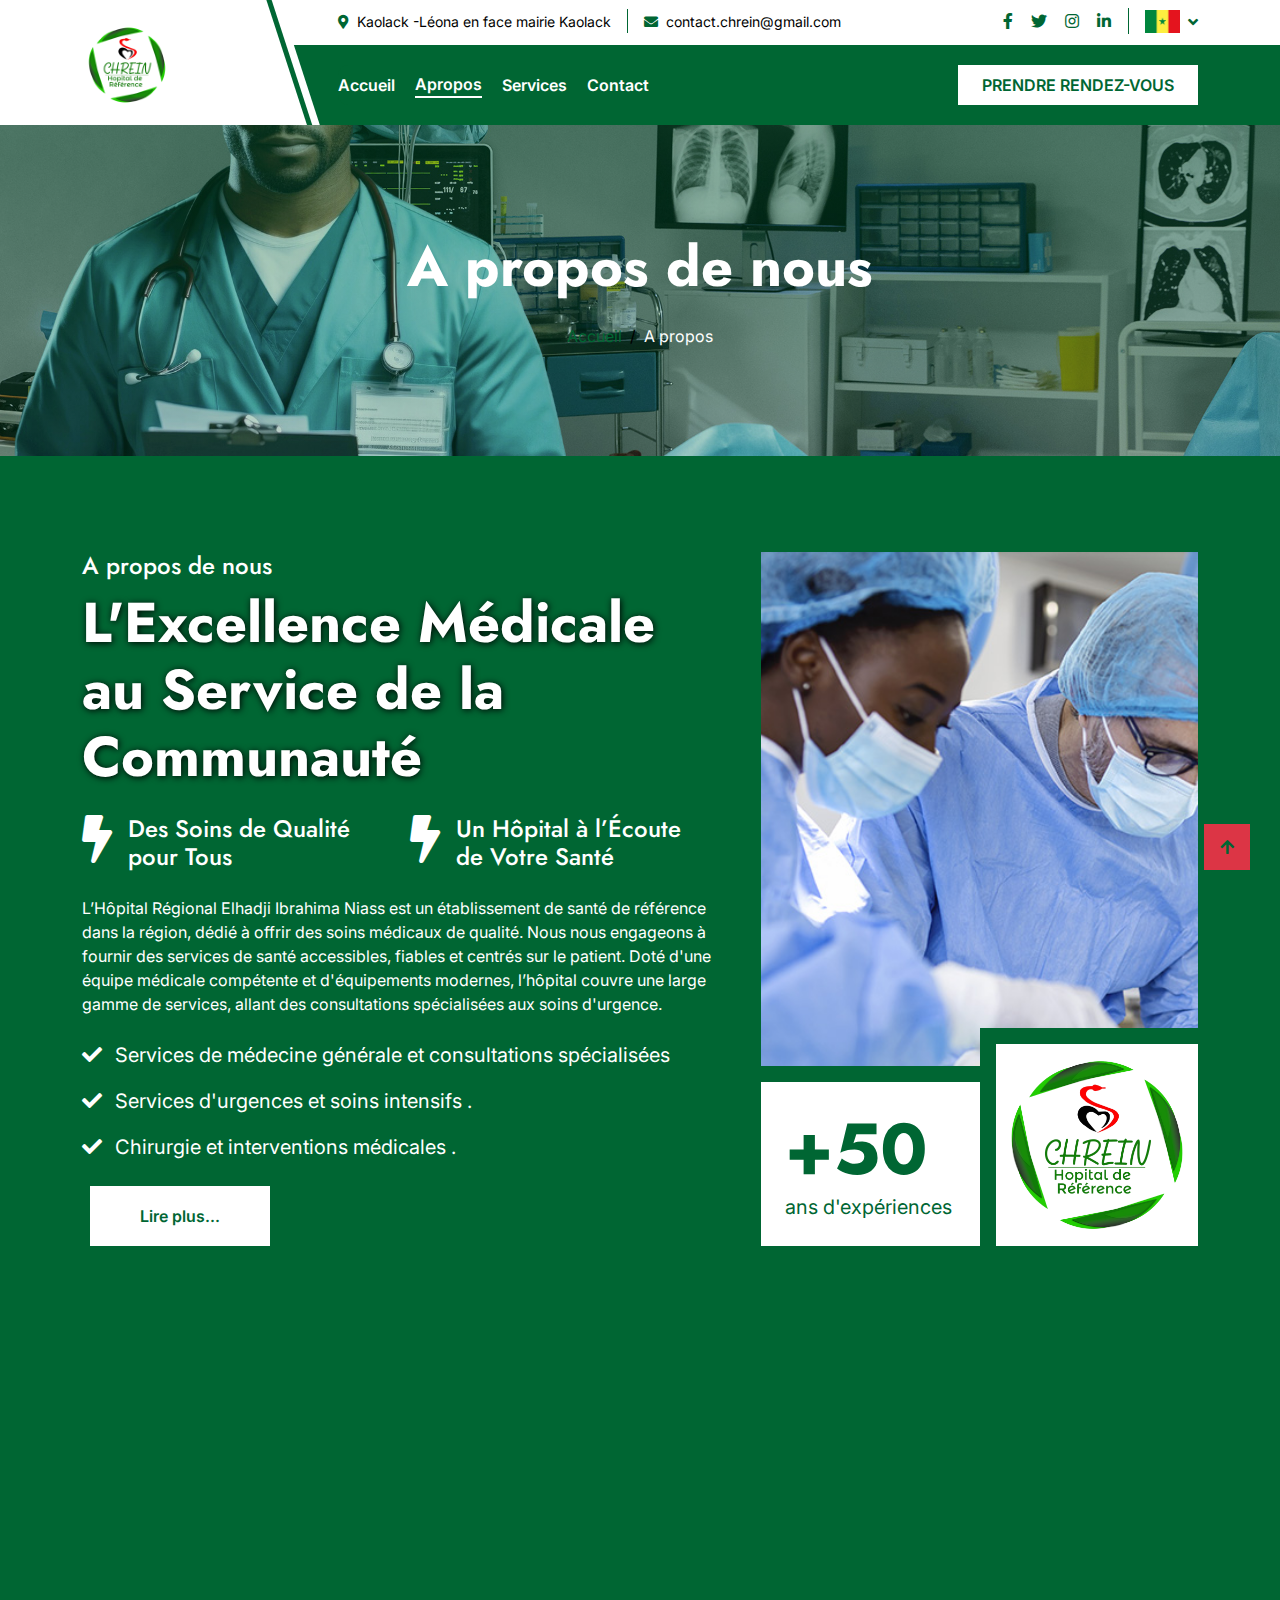
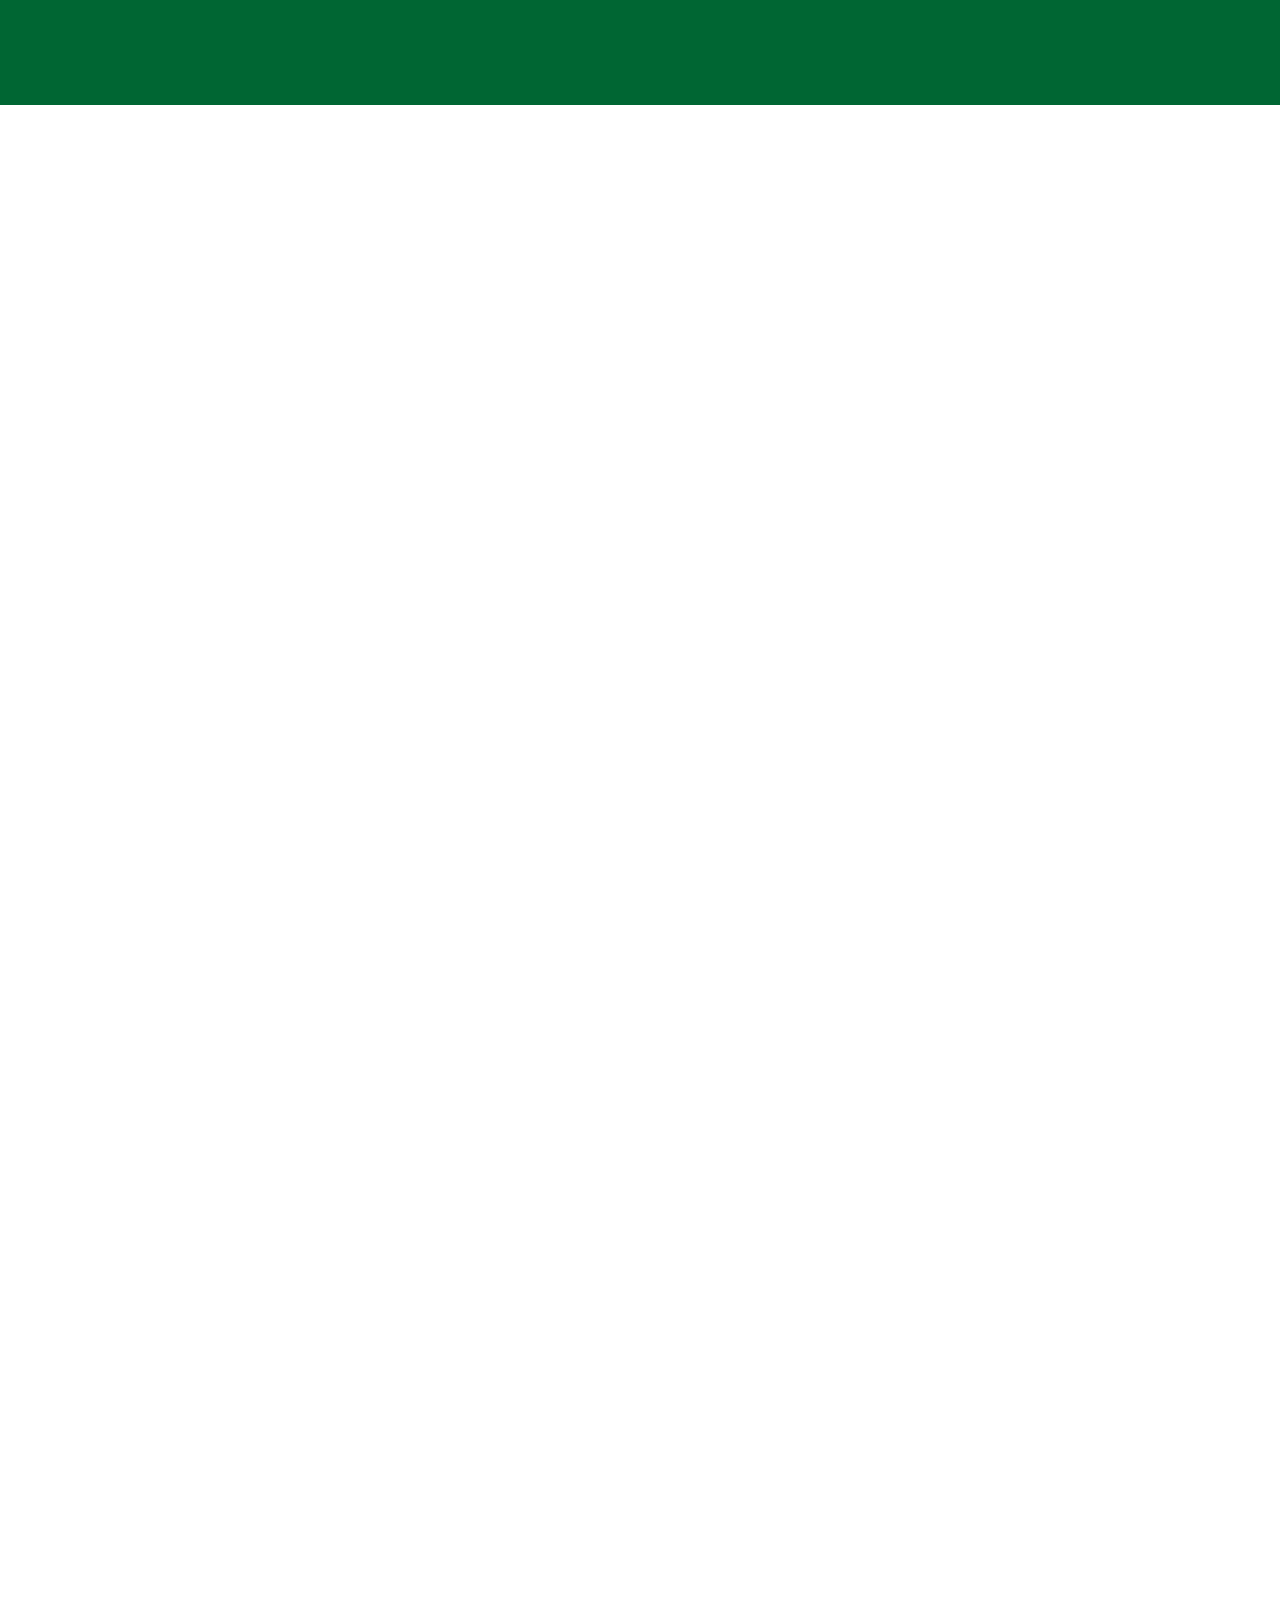
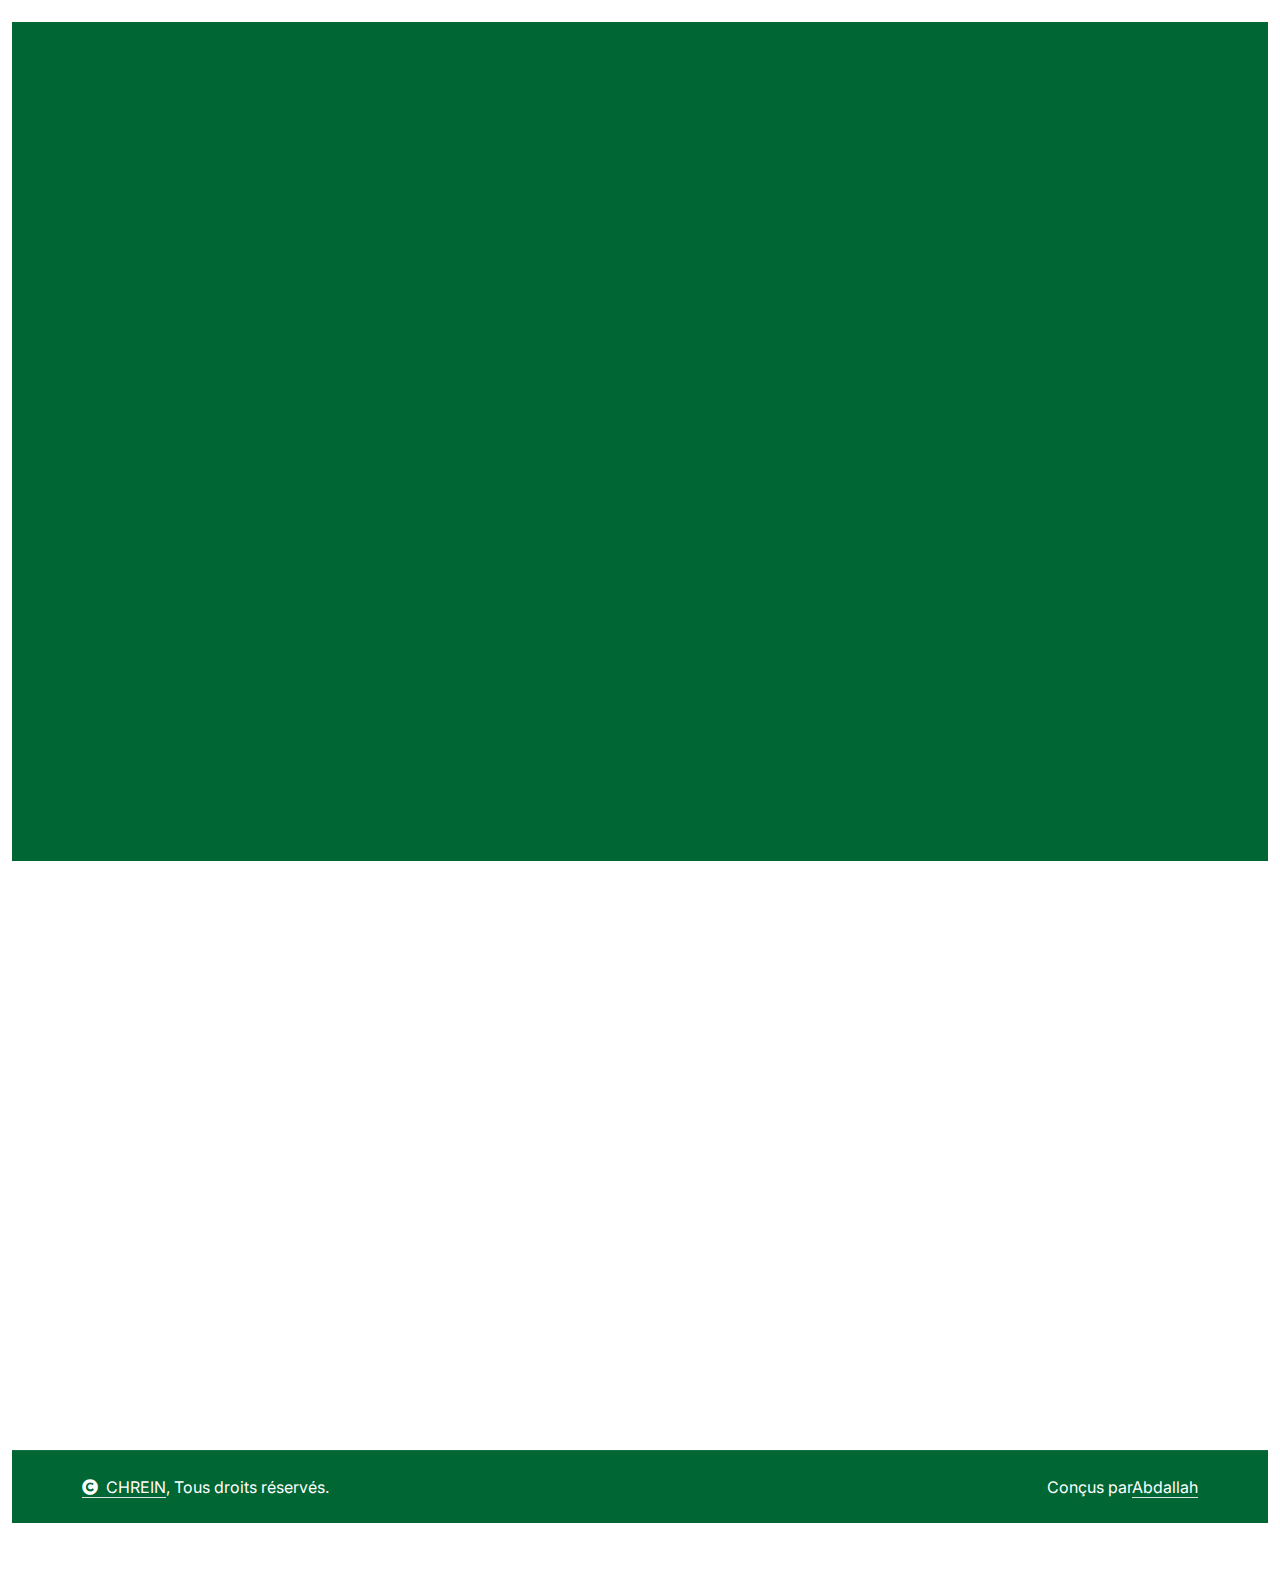
<file: about.html>
<!DOCTYPE html>
<html lang="en">

    <head>
        <meta charset="utf-8">
        <title>A propos</title>
        <meta content="width=device-width, initial-scale=1.0" name="viewport">
        <meta content="" name="keywords">
        <meta content="" name="description">

        <!-- Google Web Fonts -->
        <link rel="preconnect" href="https://fonts.googleapis.com">
        <link rel="preconnect" href="https://fonts.gstatic.com" crossorigin>
        <link href="https://fonts.googleapis.com/css2?family=Inter:wght@100..900&family=Edu+TAS+Beginner:wght@400..700&family=Jost:ital,wght@0,100..900;1,100..900&display=swap" rel="stylesheet">

        <!-- Icon Font Stylesheet -->
        <link rel="stylesheet" href="https://use.fontawesome.com/releases/v5.15.4/css/all.css"/>
        <link href="https://cdn.jsdelivr.net/npm/bootstrap-icons@1.4.1/font/bootstrap-icons.css" rel="stylesheet">

        <!-- Libraries Stylesheet -->
        <link rel="stylesheet" href="lib/animate/animate.min.css"/>
        <link href="lib/owlcarousel/assets/owl.carousel.min.css" rel="stylesheet">


        <!-- Customized Bootstrap Stylesheet -->
        <link href="css/bootstrap.min.css" rel="stylesheet">

        <!-- Template Stylesheet -->
        <link href="css/style.css" rel="stylesheet">
        <link rel="shortcut icon" href="img/logo1.png" type="image/x-icon">
    </head>

    <body>

        <!-- Spinner Start -->
        <div id="spinner" class="show bg-white position-fixed translate-middle w-100 vh-100 top-50 start-50 d-flex align-items-center justify-content-center">
            <div class="spinner-border text-primary" style="width: 3rem; height: 3rem;" role="status">
                <span class="sr-only">Loading...</span>
            </div>
        </div>
        <!-- Spinner End -->

        

        <!-- Navbar & Hero Start -->
        <div class="container-fluid header-top">
            <div class="container d-flex align-items-center">
                <div class="d-flex align-items-center h-100">
                    <a href="#" class="navbar-brand" style="height: 125px;">
                        <h1 class="text-primary mb-0"><img src="img/logo.png" alt="" style="width: 90px; margin-right: 100px;margin-top: -20px;"></h1>
                        <!-- <img src="img/logo.png" alt="Logo"> -->
                    </a>
                </div>
                <div class="w-100 h-100">
                    <div class="topbar px-0 py-2 d-none d-lg-block" style="height: 45px;">
                        <div class="row gx-0 align-items-center">
                            <div class="col-lg-8 text-center text-lg-center mb-lg-0">
                                <div class="d-flex flex-wrap">
                                    <div class="border-end border-primary pe-3">
                                        <a href="#" class="text-muted small"><i class="fas fa-map-marker-alt me-2" style="color: #006633;"></i>Kaolack -Léona en face mairie Kaolack </a>
                                    </div>
                                    <div class="ps-3">
                                        <a href="mailto:example@gmail.com" class="text-muted small" ><i class="fas fa-envelope me-2" style="color: #006633;"></i>contact.chrein@gmail.com</a>
                                    </div>
                                </div>
                            </div>
                            <div class="col-lg-4 text-center text-lg-end">
                                <div class="d-flex justify-content-end">
                                    <div class="d-flex border-end border-primary pe-3">
                                        <a class="btn p-0 text-primary me-3" href="#" ><i class="fab fa-facebook-f" style="color:#006633"></i></a>
                                        <a class="btn p-0 text-primary me-3" href="#"><i class="fab fa-twitter" style="color:#006633"></i></a>
                                        <a class="btn p-0 text-primary me-3" href="#"><i class="fab fa-instagram" style="color:#006633"></i></a>
                                        <a class="btn p-0 text-primary me-0" href="#"><i class="fab fa-linkedin-in" style="color:#006633"></i></a>
                                    </div>
                                    <div class="dropdown ms-3">
                                        <a href="#" class="dropdown-toggle text-white" data-bs-toggle="dropdown" style="color: #006633;"><img src="img/drapeau.png" alt="" style="width: 35px;"></a>
                                    </div>
                                </div>
                            </div>
                        </div>
                    </div>
                    <div class="nav-bar px-0 py-lg-0" style="height: 80px;">
                        <nav class="navbar navbar-expand-lg navbar-light d-flex justify-content-lg-end">
                            <a href="#" class="navbar-brand-2">
                                <h1 class="text-primary mb-0"><img src="img/logo.png" alt="" style="width: 80px;"></h1>
                                <!-- <img src="img/logo.png" alt="Logo"> -->
                            </a>  
                            <button class="navbar-toggler" type="button" data-bs-toggle="collapse" data-bs-target="#navbarCollapse" style="border: 2px solid #fff;">
                                <span class="fa fa-bars" style="color: #fff;"></span>
                            </button>
                            <div class="collapse navbar-collapse" id="navbarCollapse">
                                <div class="navbar-nav mx-0 mx-lg-auto bg-white">
                                    <a href="index.html" class="nav-item nav-link" style="color:#fff; font-weight: 600;">Accueil</a>
                                    <a href="about.html" class="nav-item nav-link active" style="color:#fff; font-weight: 600; border-bottom: 2px solid #fff;">Apropos</a>
                                    <a href="service.html" class="nav-item nav-link" style="color:#fff; font-weight: 600;">Services</a>
                                    <a href="contact.html" class="nav-item nav-link" style="color:#fff; font-weight: 600;">Contact</a>
                                    <div class="nav-btn ps-3">
                                        <a href="#" class="btn btn-primary py-2 px-4 ms-0 ms-lg-3" style="background: #fff;"> PRENDRE RENDEZ-VOUS</a>
                                    </div>
                                </div>
                            </div>
                        </nav>
                    </div>
                </div>
            </div>
        </div>
        <!-- Navbar & Hero End -->

        <!-- Header Start -->
        <div class="container-fluid bg-breadcrumb">
            <div class="container text-center py-5" style="max-width: 900px;">
                <h4 class="text-white display-4 mb-4 wow fadeInDown" data-wow-delay="0.1s">A propos de nous</h4>
                <ol class="breadcrumb d-flex justify-content-center mb-0 wow fadeInDown" data-wow-delay="0.3s">
                    <li class="breadcrumb-item"><a href="index.html">Accueil</a></li>
                    <li class="breadcrumb-item active text-primary">A propos</li>
                </ol>    
            </div>
        </div>
        <!-- Header End -->


        <!-- About Start -->
        <div class="container-fluid about py-5">
            <div class="container py-5">
                <div class="row g-5">
                    <div class="col-lg-7 wow fadeInLeft" data-wow-delay="0.2s">
                        <div class="h-100">
                            <h4 class="text-primary">A propos de nous</h4>
                            <h1 class="display-4 mb-4" style="text-shadow: 1px 1px 7px #000;">L'Excellence Médicale au Service de la Communauté</h1>
                            <div class="row g-4 mb-4">
                                <div class="col-md-6">
                                    <a href="#" class="d-flex">
                                        <span class="fas fa-bolt fa-3x me-3" style="color: #fff;"></span>
                                        <h4 class="mb-0">Des Soins de Qualité pour Tous</h4>
                                    </a>
                                </div>
                                <div class="col-md-6">
                                    <a href="#" class="d-flex">
                                        <span class="fas fa-bolt fa-3x me-3" style="color: #fff;"></span>
                                        <h4 class="mb-0">Un Hôpital à l’Écoute de Votre Santé</h4>
                                    </a>
                                </div>
                            </div>
                            <p class="mb-4">L’Hôpital Régional Elhadji Ibrahima Niass est un établissement de santé de référence dans la région, dédié à offrir des soins médicaux de qualité. Nous nous engageons à fournir des services de santé accessibles, fiables et centrés sur le patient. Doté d'une équipe médicale compétente et d'équipements modernes, l’hôpital couvre une large gamme de services, allant des consultations spécialisées aux soins d'urgence.
                            </p>
                            <div class="text-dark mb-4">
                                <p class="fs-5"><span class="fa fa-check text-primary me-2"></span> Services de médecine générale et consultations spécialisées</p>
                                <p class="fs-5"><span class="fa fa-check text-primary me-2"></span> Services d'urgences et soins intensifs .</p>
                                <p class="fs-5"><span class="fa fa-check text-primary me-2"></span> Chirurgie et interventions médicales .</p>
                            </div>
                            <a class="btn btn-primary py-3 px-4 px-md-5 ms-2" href="#" style="background: #fff;border: 2px solid white;">Lire plus...</a>
                        </div>
                    </div>
                    <div class="col-lg-5 wow fadeInRight" data-wow-delay="0.2s">
                        <div class="position-relative h-100">
                            <img src="img/about-1.jpg" class="img-fluid w-100 h-100" style="object-fit: cover;" alt="">
                            <div class="bg-white">
                                <div class="position-absolute pt-3 bg-white" style="width: 50%; left: 0; bottom: 0;">
                                    <div class="p-4" style="background: #fff;">
                                        <h4 class="display-2 mb-0" style="color: #006633;">+50</h4>
                                        <p class="fs-5 mb-0" style="color: #006633;">ans d'expériences</p>
                                    </div>
                                </div>
                                <div class="position-absolute p-3 bg-white pb-0 pe-0" style="width: 50%; bottom: 0; right: 0;">
                                    <img src="img/logo.png" class="img-fluid" alt="" style=" background: #fff;">
                                </div>
                            </div>
                        </div>
                    </div>
                </div>
            </div>
        </div>
        <!-- About End -->


 <!-- Banner Start -->
 <div class="container-fluid banner py-5 wow zoomIn" data-wow-delay="0.2s">
    <div class="banner-design-1"></div>
    <div class="banner-design-2"></div>
    <div class="container py-5">
        <div class="row g-5">
            <div class="col-lg-8">
                <div class="">
                    <h4 class="text-white">Rejoignez-nous</h4>
                    <h1 class="display-4 text-white mb-0" style="text-shadow: 1px 1px 4px #000;">N'attendez pas que votre etat de santé s'agrave.</h1>
                </div>
            </div>
            <div class="col-lg-4">
                <div class="d-flex align-items-center justify-content-lg-end h-100">
                    <a class="btn btn-primary py-3 px-4 px-md-5 ms-2" href="#" style="background: #fff; border: 2px solid #006633;">PRENDRE RENDEZ-VOUS</a>
                </div>
            </div>
        </div>
    </div>
 </div>
<!-- Banner End -->

        <!-- Projects Start -->
        <div class="container-fluid projects bg-light py-5">
            <div class="container py-5">
                <div class="row g-5">
                    <div class="col-lg-5 wow fadeInLeft" data-wow-delay="0.2s">
                        <div>
                            <h4 class="text-primary">Les activités</h4>
                            <h1 class="display-4 mb-4" style="color: #006633;">Nos activités quotidiennes</h1>
                            <p class="mb-5" style="color: #006633;">Ces activités sont essentielles pour assurer un fonctionnement optimal et répondre aux besoins des patients.</p>
                            <ul class="nav">
                                <li class="nav-item bg-white mb-4 w-100">
                                    <a class="d-flex align-items-center h4 mb-0 p-3 active" data-bs-toggle="pill" href="#ProjectsTab-1">
                                        <div class="projects-icon btn-md-square bg-primary text-white me-3"><span class="fa fa-user-md" style="color: #006633;"></span></div><span style="color: #fff;">Consultations médicales</span>
                                    </a>
                                </li>
                                <li class="nav-item bg-white mb-4 w-100">
                                    <a class="d-flex align-items-center h4 mb-0 p-3" data-bs-toggle="pill" href="#ProjectsTab-2">
                                        <div class="projects-icon btn-md-square bg-primary text-white me-3"><span class="fa fa-user-md" style="color: #006633;"></span></div><span style="color: #fff;">Interventions chirurgicales</span>
                                    </a>
                                </li>
                                <li class="nav-item bg-white mb-4 w-100">
                                    <a class="d-flex align-items-center h4 mb-0 p-3" data-bs-toggle="pill" href="#ProjectsTab-3">
                                        <div class="projects-icon btn-md-square bg-primary text-white me-3"><span class="fa fa-user-md" style="color: #006633;"></span></div><span style="color: #fff;">Soins infirmiers et hospitalisation</span>
                                    </a>
                                </li>
                                <li class="nav-item bg-white mb-4 w-100">
                                    <a class="d-flex align-items-center h4 mb-0 p-3" data-bs-toggle="pill" href="#ProjectsTab-4">
                                        <div class="projects-icon btn-md-square bg-primary text-white me-3"><span class="fa fa-user-md" style="color: #006633;"></span></div><span style="color: #fff;">Urgences médicales</span>
                                    </a>
                                </li>
                            </ul>
                        </div>
                    </div>
                    <div class="col-lg-7 wow fadeInRight" data-wow-delay="0.2s">
                        <div class="tab-content">
                            <div id="ProjectsTab-1" class="tab-pane fade show p-0 active">
                                <div class="projects-item">
                                    <img src="img/industrial-1.jpg" class="img-fluid w-100" alt="">
                                    <div class="projects-content bg-white p-4">
                                        <h4 class="mb-3">Consultations médicales</h4>
                                        <p class="mb-4"> Des consultations avec divers spécialistes (médecins généralistes, pédiatres, cardiologues, etc.) sont organisées quotidiennement pour diagnostiquer et traiter les patients.
                                        </p>
                                        <a class="btn py-2 px-4" href="#" style="background: #fff; color: #006633;">Lire plus</a>
                                    </div>
                                </div>
                            </div>
                            <div id="ProjectsTab-2" class="tab-pane fade show p-0">
                                <div class="projects-item">
                                    <img src="img/industrial-2.jpg" class="img-fluid w-100" alt="">
                                    <div class="projects-content bg-white p-4">
                                        <h4 class="mb-3">Interventions chirurgicales</h4>
                                        <p class="mb-4">L’hôpital effectue régulièrement des opérations chirurgicales programmées ou d’urgence, allant des petites interventions à des chirurgies complexes.
                                        </p>
                                        <a class="btn py-2 px-4" href="#" style="background: #fff; color: #006633;">Lire plus</a>
                                    </div>
                                </div>
                            </div>
                            <div id="ProjectsTab-3" class="tab-pane fade show p-0">
                                <div class="projects-item">
                                    <img src="img/commercial-1.jpg" class="img-fluid w-100" alt="">
                                    <div class="projects-content bg-white p-4">
                                        <h4 class="mb-3">Soins infirmiers et hospitalisation</h4>
                                        <p class="mb-4">Le personnel infirmier assure la prise en charge des patients hospitalisés en prodiguant des soins, surveillant l’état de santé, et administrant les traitements prescrits.
                                        </p>
                                        <a class="btn py-2 px-4" href="#" style="background: #fff; color: #006633;">Lire plus</a>
                                    </div>
                                </div>
                            </div>
                            <div id="ProjectsTab-4" class="tab-pane fade show p-0">
                                <div class="projects-item">
                                    <img src="img/commercial-2.jpg" class="img-fluid w-100" alt="">
                                    <div class="projects-content bg-white p-4">
                                        <h4 class="mb-4">Urgences médicales</h4>
                                        <p class="mb-4">L’unité d’urgence est active 24h/24 pour répondre rapidement aux situations critiques, traitant les patients qui nécessitent une attention médicale immédiate.
                                        </p>
                                        <a class="btn py-2 px-4" href="#" style="background: #fff; color: #006633;">Lire plus</a>
                                    </div>
                                </div>
                            </div>
                        </div>
                    </div>
                </div>
            </div>
        </div>
        <!-- Projects End -->


        <!-- FAQ Start -->
        <div class="container-fluid faq-section bg-light py-5">
            <div class="container py-5">
                <div class="row g-5">
                    <div class="col-lg-6 wow fadeInLeft" data-wow-delay="0.2s">
                        <h4 class="text" style="color: #006633;" >Quelques FAQ important</h4>
                        <h1 class="display-4 mb-4" style="color: #006633; text-shadow: 1px 1px 1px #000;">Besoin d'Aide ? Consultez Nos Questions Fréquentes</h1>
                        <p class="mb-4" style="color:#006633;">Quelques réponses aux questions de nos utilisateur
                        </p>
                        <a class="btn py-3 px-5" href="#" style="background: #006633;">Voir plus...</a>
                    </div>
                    <div class="col-xl-6 wow fadeInRight" data-wow-delay="0.4s">
                        <div class="h-100">
                            <div class="accordion" id="accordionExample">
                                <div class="accordion-item">
                                    <h2 class="accordion-header" id="headingOne">
                                        <button class="accordion-button" type="button" data-bs-toggle="collapse" data-bs-target="#collapseOne" aria-expanded="true" aria-controls="collapseOne">
                                            Q: Quels sont les horaires d'ouverture de l'hôpital ?
                                        </button>
                                    </h2>
                                    <div id="collapseOne" class="accordion-collapse collapse show active" aria-labelledby="headingOne" data-bs-parent="#accordionExample">
                                        <div class="accordion-body">
                                            R: Notre hôpital est ouvert 24 heures sur 24, 7 jours sur 7 pour les urgences médicales. Les consultations et services non urgents sont disponibles du lundi au vendredi de 8h à 18h. Nous vous recommandons de prendre rendez-vous pour les consultations spécialisées.
                                        </div>
                                    </div>
                                </div>
                                <div class="accordion-item">
                                    <h2 class="accordion-header" id="headingTwo">
                                        <button class="accordion-button collapsed" type="button" data-bs-toggle="collapse" data-bs-target="#collapseTwo" aria-expanded="false" aria-controls="collapseTwo">
                                            Q: Comment puis-je prendre un rendez-vous avec un médecin spécialiste ?
                                        </button>
                                    </h2>
                                    <div id="collapseTwo" class="accordion-collapse collapse" aria-labelledby="headingTwo" data-bs-parent="#accordionExample">
                                        <div class="accordion-body">
                                            R: Vous pouvez prendre un rendez-vous en appelant notre ligne dédiée au (+221) XXX-XXXX ou en utilisant notre formulaire de réservation en ligne sur notre site web. Vous recevrez une confirmation de rendez-vous par SMS ou e-mail.
                                        </div>
                                    </div>
                                </div>
                                <div class="accordion-item">
                                    <h2 class="accordion-header" id="headingThree">
                                        <button class="accordion-button collapsed" type="button" data-bs-toggle="collapse" data-bs-target="#collapseThree" aria-expanded="false" aria-controls="collapseThree">
                                            Q: Quels services médicaux sont proposés à l'hôpital ?
                                        </button>
                                    </h2>
                                    <div id="collapseThree" class="accordion-collapse collapse" aria-labelledby="headingThree" data-bs-parent="#accordionExample">
                                        <div class="accordion-body">
                                            R: Nous offrons une large gamme de services médicaux, y compris des consultations en médecine générale, des soins spécialisés (cardiologie, gynécologie, orthopédie, etc.), des services d'urgence, des interventions chirurgicales, de la rééducation, ainsi qu'un laboratoire et une imagerie médicale.
                                    </div>
                                </div>
                                <div class="accordion-item">
                                    <h2 class="accordion-header" id="headingFour">
                                        <button class="accordion-button collapsed" type="button" data-bs-toggle="collapse" data-bs-target="#collapseFour" aria-expanded="false" aria-controls="collapseFour">
                                            Q: Acceptez-vous les assurances santé et comment fonctionne la facturation ?
                                        </button>
                                    </h2>
                                    <div id="collapseFour" class="accordion-collapse collapse" aria-labelledby="headingFour" data-bs-parent="#accordionExample">
                                        <div class="accordion-body">
                                            R: Oui, nous acceptons plusieurs types d'assurances santé. Veuillez vérifier avec notre service d'accueil les partenaires avec lesquels nous travaillons. À votre arrivée, nous vérifierons votre couverture et vous expliquerons le processus de facturation. Si vous n'êtes pas couvert, vous pouvez régler directement les frais.
                                        </div>
                                    </div>
                                </div>
                            </div>
                        </div>
                    </div>
                </div>
            </div>
         </div>
        <!-- FAQ End -->

        <!-- Team Start -->
        <div class="container-fluid team pb-5" style="background: #006633; padding-top:30px ;">
            <div class="container pb-5">
                <div class="d-flex flex-column mx-auto text-center mb-5 wow fadeInUp" data-wow-delay="0.2s" style="max-width: 800px;">
                    <h4 class="text-primary">Nos médecins</h4>
                    <h1 class="display-4 mb-4">Quelques médecins et leurs spécialités</h1>
                    <p class="mb-0">nous sommes fiers de vous présenter quelques membre de notre équipe de médecins dévoués et hautement qualifiés
                    </p>
                </div>
                <div class="row g-4">
                    <div class="col-md-6 col-lg-3 wow fadeInUp" data-wow-delay="0.2s">
                        <div class="team-item">
                            <div class="team-img">
                                <img src="img/team-1.jpg" class="img-fluid w-100" alt="">
                                <div class="team-icon">
                                    <a class="btn btn-square btn-primary mb-2" href=""><i class="fab fa-facebook-f"></i></a>
                                    <a class="btn btn-square btn-primary mb-2" href=""><i class="fab fa-twitter"></i></a>
                                    <a class="btn btn-square btn-primary mb-2" href=""><i class="fab fa-instagram"></i></a>
                                    <a class="btn btn-square btn-primary mb-2" href=""><i class="fab fa-linkedin-in"></i></a>
                                </div>
                            </div>
                            <div class="team-content bg-light text-center p-4">
                                <h4 style="color:#000;">Dr Gueye</h4>
                                <p class="mb-0" style="color:#000;">Urologue</p>
                            </div>
                        </div>
                    </div>
                    <div class="col-md-6 col-lg-3 wow fadeInUp" data-wow-delay="0.4s">
                        <div class="team-item">
                            <div class="team-img">
                                <img src="img/team-2.jpg" class="img-fluid w-100" alt="">
                                <div class="team-icon">
                                    <a class="btn btn-square btn-primary mb-2" href=""><i class="fab fa-facebook-f"></i></a>
                                    <a class="btn btn-square btn-primary mb-2" href=""><i class="fab fa-twitter"></i></a>
                                    <a class="btn btn-square btn-primary mb-2" href=""><i class="fab fa-instagram"></i></a>
                                    <a class="btn btn-square btn-primary mb-2" href=""><i class="fab fa-linkedin-in"></i></a>
                                </div>
                            </div>
                            <div class="team-content bg-light text-center p-4">
                                <h4 style="color:#000;">Dr Fall</h4>
                                <p class="mb-0" style="color:#000;">Dentiste</p>
                            </div>
                        </div>
                    </div>
                    <div class="col-md-6 col-lg-3 wow fadeInUp" data-wow-delay="0.6s">
                        <div class="team-item">
                            <div class="team-img">
                                <img src="img/team-3.jpg" class="img-fluid w-100" alt="">
                                <div class="team-icon">
                                    <a class="btn btn-square btn-primary mb-2" href=""><i class="fab fa-facebook-f"></i></a>
                                    <a class="btn btn-square btn-primary mb-2" href=""><i class="fab fa-twitter"></i></a>
                                    <a class="btn btn-square btn-primary mb-2" href=""><i class="fab fa-instagram"></i></a>
                                    <a class="btn btn-square btn-primary mb-2" href=""><i class="fab fa-linkedin-in"></i></a>
                                </div>
                            </div>
                            <div class="team-content bg-light text-center p-4">
                                <h4 style="color:#000;">Dr Ndiaye</h4>
                                <p class="mb-0" style="color:#000;">Anesthésiste</p>
                            </div>
                        </div>
                    </div>
                    <div class="col-md-6 col-lg-3 wow fadeInUp" data-wow-delay="0.8s">
                        <div class="team-item">
                            <div class="team-img">
                                <img src="img/team-4.jpg" class="img-fluid w-100" alt="">
                                <div class="team-icon">
                                    <a class="btn btn-square btn-primary mb-2" href=""><i class="fab fa-facebook-f"></i></a>
                                    <a class="btn btn-square btn-primary mb-2" href=""><i class="fab fa-twitter"></i></a>
                                    <a class="btn btn-square btn-primary mb-2" href=""><i class="fab fa-instagram"></i></a>
                                    <a class="btn btn-square btn-primary mb-2" href=""><i class="fab fa-linkedin-in"></i></a>
                                </div>
                            </div>
                            <div class="team-content bg-light text-center p-4">
                                <h4 style="color:#000;">Dr Diop</h4>
                                <p class="mb-0" style="color:#000;">Pediatre</p>
                            </div>
                        </div>
                    </div>
                </div>
            </div>
        </div>
        <!-- Team End -->
        <!-- Footer Start -->
        <div class="container-fluid footer  py-5 wow fadeIn" data-wow-delay="0.2s">
            <div class="container py-5">
                <div class="row g-5 mb-5 align-items-center">
                    <div class="col-lg-7">
                        <div class="position-relative mx-auto">
                            <input class="form-control w-100 py-3 ps-4 pe-5" type="text" placeholder="Entrez votre mail pour recevoir les notifications">
                            <button type="button" class="btn  position-absolute top-0 end-0 py-2 px-4 mt-2 me-2" style="background: #fff; color: #006633;">Abonnez</button>
                        </div>
                    </div>
                    <div class="col-lg-5">
                        <div class="d-flex align-items-center justify-content-center justify-content-lg-end">
                            <a class="btn btn-light btn-md-square me-3" href=""><i class="fab fa-facebook-f"></i></a>
                            <a class="btn btn-light btn-md-square me-3" href=""><i class="fab fa-twitter"></i></a>
                            <a class="btn btn-light btn-md-square me-3" href=""><i class="fab fa-instagram"></i></a>
                            <a class="btn btn-light btn-md-square me-0" href=""><i class="fab fa-linkedin-in"></i></a>
                        </div>
                    </div>
                </div>
                <div class="row g-5">
                    <div class="col-md-6 col-lg-6 col-xl-3">
                        <div class="footer-item d-flex flex-column">
                            <div class="footer-item">
                                <h1 class="text-primary mb-0"><img src="img/logo.png" alt="" style="width: 100px; background-color: #fff;border-radius: 50%;"></h1>
                                <p class="mb-3">Que vous veniez pour une consultation, une intervention chirurgicale ou un suivi, nous nous assurons que votre bien-être est notre priorité absolue.</p>
                            </div>
                        </div>
                    </div>
                    <div class="col-md-6 col-lg-6 col-xl-3">
                        <div class="footer-item d-flex flex-column">
                            <h4 class="text-white mb-4">Liens Rapides</h4>
                            <a href="#"> Accueil</a>
                            <a href="#"> A propos</a>
                            <a href="#"> Service</a>
                            <a href="#"> Contact</a>
                        </div>
                    </div>
                    <div class="col-md-6 col-lg-6 col-xl-3">
                        <div class="footer-item d-flex flex-column">
                            <h4 class="text-white mb-4">Services</h4>
                            <a href="#"> Consultation médicale</a>
                            <a href="#"> Interventions chirurgicale</a>
                            <a href="#"> Soins infirmiers et hospitalisation</a>
                            <a href="#"> Urgences médicales</a>
                        </div>
                    </div>
                    <div class="col-md-6 col-lg-6 col-xl-3">
                        <div class="footer-item d-flex flex-column">
                            <h4 class="text-white mb-4">Nos informations</h4>
                            <a href="#"><i class="fa fa-map-marker-alt text-primary me-2"></i> Kaolack en face mairie de Kaolack</a>
                            <a href="mailto:info@example.com"><i class="fas fa-envelope text-primary me-2"></i> contact.@chrein.com</a>
                            <a href="mailto:info@example.com"><i class="fas fa-envelope text-primary me-2"></i> contact.@chrein.com</a>
                            <a href="tel:+012 345 67890"><i class="fas fa-phone text-primary me-2"></i> +221 33 923 34 32</a>
                            <a href="tel:+012 345 67890" class="mb-3"><i class="fas fa-print text-primary me-2"></i> +221 33 456 34 23</a>
                        </div>
                    </div>
                </div>
            </div>
        </div>
        <!-- Footer End -->

        
        <!-- Copyright Start -->
        <div class="container-fluid copyright py-4">
            <div class="container">
                <div class="row g-4 align-items-center">
                    <div class="col-md-6 text-center text-md-start mb-md-0">
                        <span class="text-body"><a href="#" class="border-bottom text-white"><i class="fas fa-copyright text-light me-2"></i>CHREIN</a>, Tous droits réservés.</span>
                    </div>
                    <div class="col-md-6 text-center text-md-end text-body">
                        Conçus par<a class="border-bottom text-white" href="#">Abdallah</a>
                    </div>
                </div>
            </div>
        </div>
        <!-- Copyright End -->


        <!-- Back to Top -->
        <a href="#" class="btn btn-lg-square back-to-top" style="background: #fff;"><i class="fa fa-arrow-up" style="color: #006633;"></i></a>  


         


        


        <!-- Back to Top -->
        <a href="#" class="btn btn-primary btn-lg-square back-to-top"><i class="fa fa-arrow-up"></i></a>   

        
        <!-- JavaScript Libraries -->
        <script src="https://ajax.googleapis.com/ajax/libs/jquery/3.6.4/jquery.min.js"></script>
        <script src="https://cdn.jsdelivr.net/npm/bootstrap@5.0.0/dist/js/bootstrap.bundle.min.js"></script>
        <script src="lib/wow/wow.min.js"></script>
        <script src="lib/easing/easing.min.js"></script>
        <script src="lib/waypoints/waypoints.min.js"></script>
        <script src="lib/owlcarousel/owl.carousel.min.js"></script>
        

        <!-- Template Javascript -->
        <script src="js/main.js"></script>
    </body>

</html>
</file>
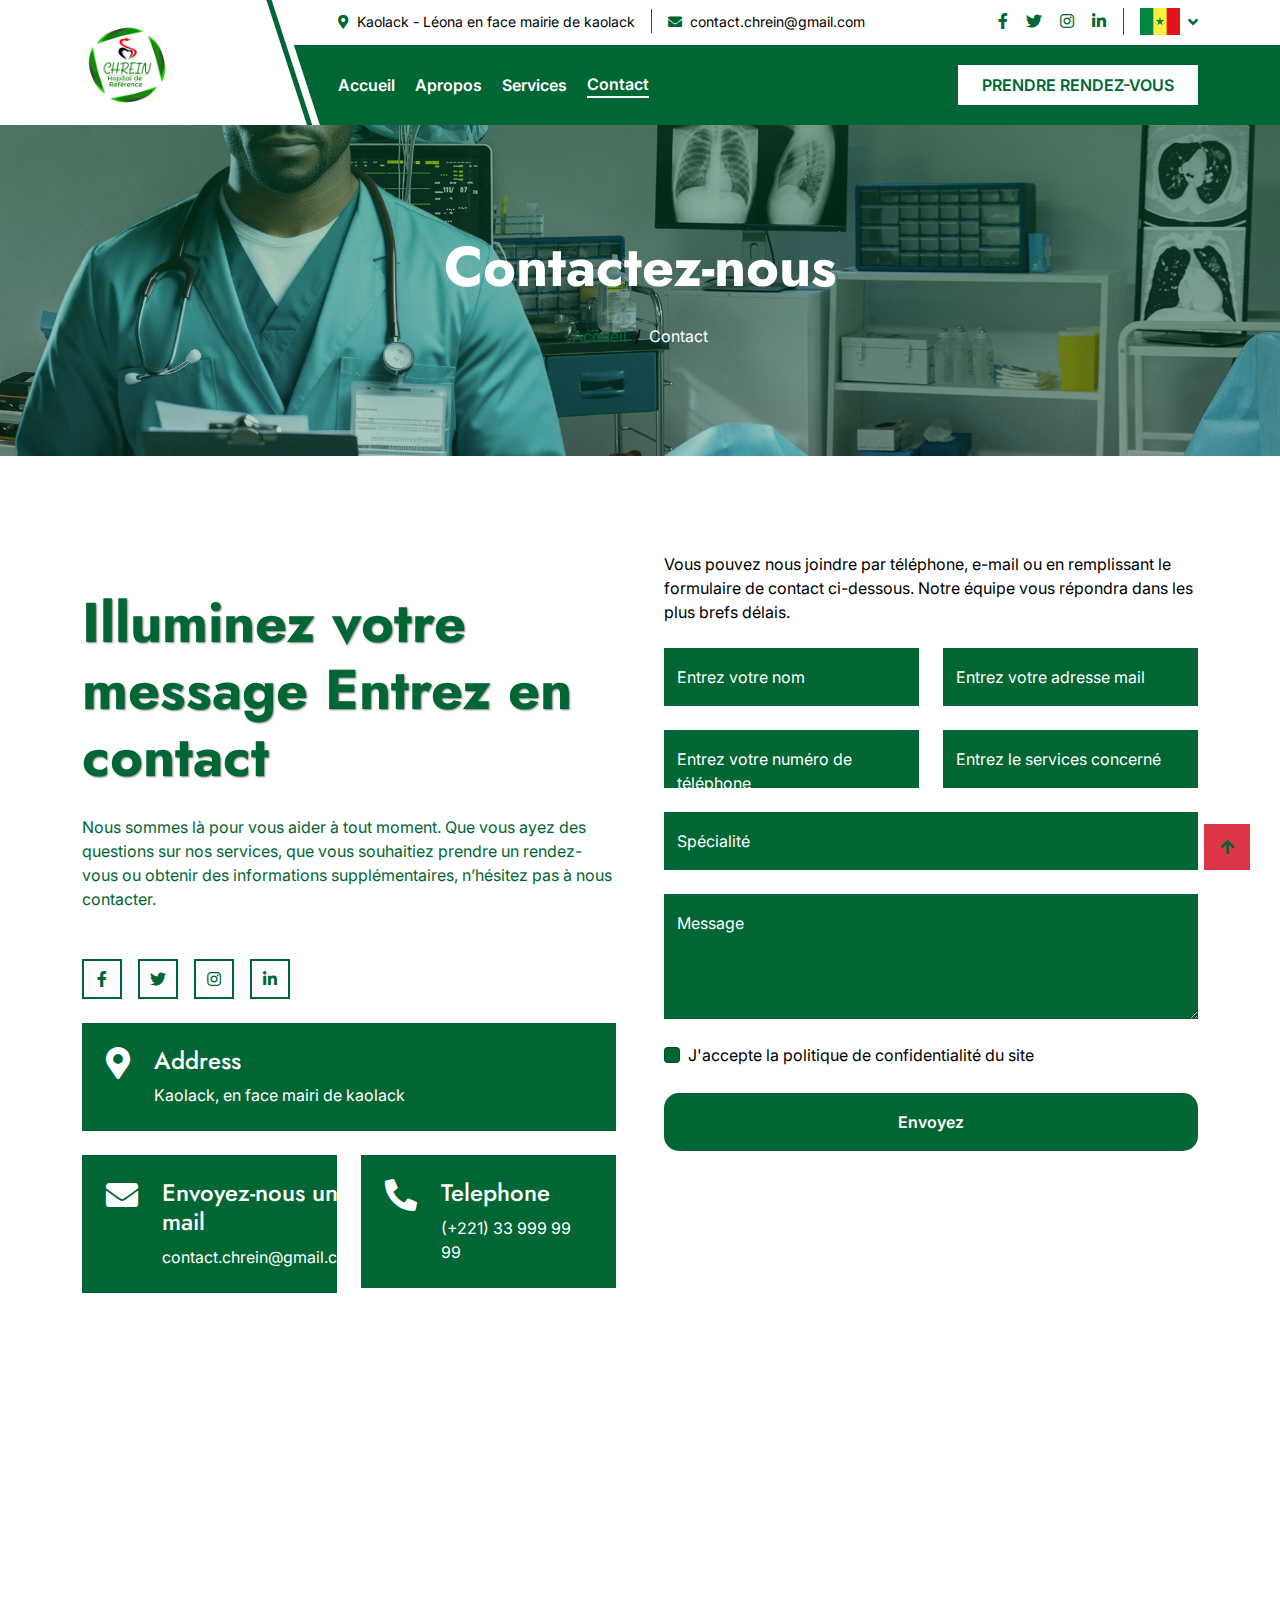
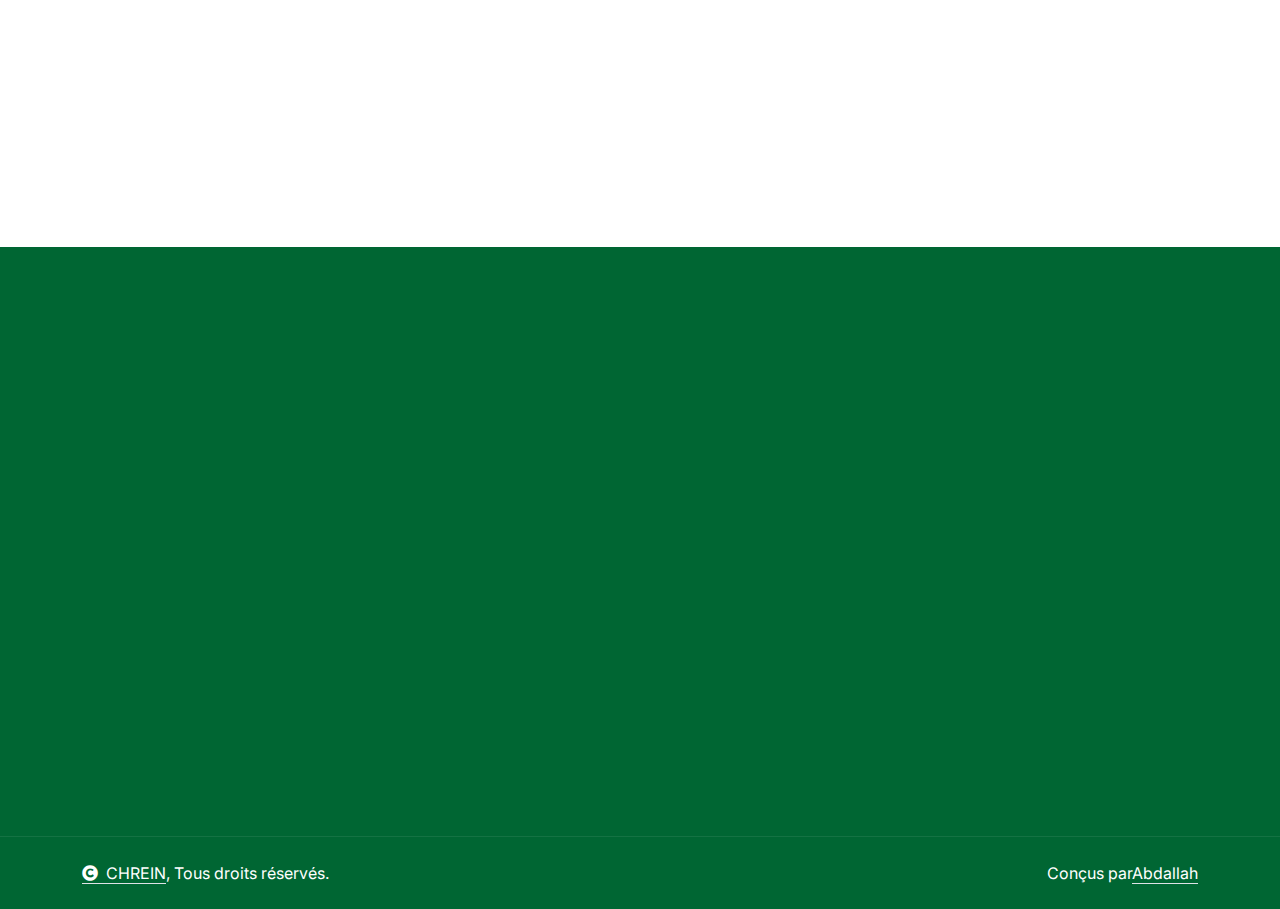
<file: contact.html>
<!DOCTYPE html>
<html lang="en">

    <head>
        <meta charset="utf-8">
        <title>Contact</title>
        <meta content="width=device-width, initial-scale=1.0" name="viewport">
        <meta content="" name="keywords">
        <meta content="" name="description">

        <!-- Google Web Fonts -->
        <link rel="preconnect" href="https://fonts.googleapis.com">
        <link rel="preconnect" href="https://fonts.gstatic.com" crossorigin>
        <link href="https://fonts.googleapis.com/css2?family=Inter:wght@100..900&family=Edu+TAS+Beginner:wght@400..700&family=Jost:ital,wght@0,100..900;1,100..900&display=swap" rel="stylesheet">

        <!-- Icon Font Stylesheet -->
        <link rel="stylesheet" href="https://use.fontawesome.com/releases/v5.15.4/css/all.css"/>
        <link href="https://cdn.jsdelivr.net/npm/bootstrap-icons@1.4.1/font/bootstrap-icons.css" rel="stylesheet">

        <!-- Libraries Stylesheet -->
        <link rel="stylesheet" href="lib/animate/animate.min.css"/>
        <link href="lib/owlcarousel/assets/owl.carousel.min.css" rel="stylesheet">


        <!-- Customized Bootstrap Stylesheet -->
        <link href="css/bootstrap.min.css" rel="stylesheet">

        <!-- Template Stylesheet -->
        <link href="css/style.css" rel="stylesheet">
        <link rel="shortcut icon" href="img/logo1.png" type="image/x-icon">

    </head>

    <body>

        <!-- Spinner Start -->
        <div id="spinner" class="show bg-white position-fixed translate-middle w-100 vh-100 top-50 start-50 d-flex align-items-center justify-content-center">
            <div class="spinner-border text-primary" style="width: 3rem; height: 3rem;" role="status">
                <span class="sr-only">Loading...</span>
            </div>
        </div>
        <!-- Spinner End -->

        

        <!-- Navbar & Hero Start -->
        <div class="container-fluid header-top">
            <div class="container d-flex align-items-center">
                <div class="d-flex align-items-center h-100">
                    <a href="#" class="navbar-brand" style="height: 125px;">
                        <h1 class="text-primary mb-0"><img src="img/logo.png" alt="" style="width: 90px; margin-right: 100px;margin-top: -20px;"></h1>
                        <!-- <img src="img/logo.png" alt="Logo"> -->
                    </a>
                </div>
                <div class="w-100 h-100">
                    <div class="topbar px-0 py-2 d-none d-lg-block" style="height: 45px;">
                        <div class="row gx-0 align-items-center">
                            <div class="col-lg-8 text-center text-lg-center mb-lg-0">
                                <div class="d-flex flex-wrap">
                                    <div class="border-end border-primary pe-3">
                                        <a href="#" class="text-muted small"><i class="fas fa-map-marker-alt me-2" style="color: #006633;"></i>Kaolack - Léona en face mairie de kaolack</a>
                                    </div>
                                    <div class="ps-3">
                                        <a href="mailto:example@gmail.com" class="text-muted small"><i class="fas fa-envelope me-2" style="color: #006633;"></i>contact.chrein@gmail.com</a>
                                    </div>
                                </div>
                            </div>
                            <div class="col-lg-4 text-center text-lg-end">
                                <div class="d-flex justify-content-end">
                                    <div class="d-flex border-end border-primary pe-3">
                                        <a class="btn p-0 text-primary me-3" href="#"><i class="fab fa-facebook-f" style="color:#006633"></i></a>
                                        <a class="btn p-0 text-primary me-3" href="#"><i class="fab fa-twitter" style="color:#006633"></i></a>
                                        <a class="btn p-0 text-primary me-3" href="#"><i class="fab fa-instagram" style="color:#006633"></i></a>
                                        <a class="btn p-0 text-primary me-0" href="#"><i class="fab fa-linkedin-in" style="color:#006633"></i></a>
                                    </div>
                                    <div class="dropdown ms-3">
                                        <a href="#" class="dropdown-toggle text-white" data-bs-toggle="dropdown"><img src="img/drapeau.png" alt="" style="width: 40px;"></a>
                                    </div>
                                </div>
                            </div>
                        </div>
                    </div>
                    <div class="nav-bar px-0 py-lg-0" style="height: 80px;">
                        <nav class="navbar navbar-expand-lg navbar-light d-flex justify-content-lg-end">
                            <a href="#" class="navbar-brand-2">
                                <h1 class="text-primary mb-0"><img src="img/logo.png" alt="" style="width: 80px;"></h1>
                                <!-- <img src="img/logo.png" alt="Logo"> -->
                            </a>  
                            <button class="navbar-toggler" type="button" data-bs-toggle="collapse" data-bs-target="#navbarCollapse" style="border: 2px solid #fff;">
                                <span class="fa fa-bars" style="color: #fff;"></span>
                            </button>
                            <div class="collapse navbar-collapse" id="navbarCollapse">
                                <div class="navbar-nav mx-0 mx-lg-auto bg-white">
                                    <a href="index.html" class="nav-item nav-link" style="color:#fff; font-weight: 600;">Accueil</a>
                                    <a href="about.html" class="nav-item nav-link" style="color:#fff; font-weight: 600;">Apropos</a>
                                    <a href="service.html" class="nav-item nav-link" style="color:#fff; font-weight: 600;">Services</a>
                                    <a href="contact.html" class="nav-item nav-link active" style="color:#fff; font-weight: 600;border-bottom: 2px solid #fff;">Contact</a>
                                    <div class="nav-btn ps-3">
                                        <a href="#" class="btn btn-primary py-2 px-4 ms-0 ms-lg-3" style="background: #fff;"> PRENDRE RENDEZ-VOUS</a>
                                    </div>
                                </div>
                            </div>
                        </nav>
                    </div>
                </div>
            </div>
        </div>
        <!-- Navbar & Hero End -->

        <!-- Header Start -->
        <div class="container-fluid bg-breadcrumb">
            <div class="container text-center py-5" style="max-width: 900px;">
                <h4 class="text-white display-4 mb-4 wow fadeInDown" data-wow-delay="0.1s">Contactez-nous</h4>
                <ol class="breadcrumb d-flex justify-content-center mb-0 wow fadeInDown" data-wow-delay="0.3s">
                    <li class="breadcrumb-item"><a href="index.html">Accueil</a></li>
                    <li class="breadcrumb-item active text-primary">Contact</li>
                </ol>    
            </div>
        </div>
        <!-- Header End -->


        <!-- Contact Start -->
        <div class="container-fluid contact bg-light py-5">
            <div class="container py-5">
                <div class="row g-5">
                    <div class="col-lg-6 wow fadeInLeft" data-wow-delay="0.2s">
                        <div>
                            <h4 class="text-primary">Contactez-nous</h4>
                            <h1 class="display-4 mb-4" style="color: #006633; text-shadow: 1px 1px 2px #0000007e;">Illuminez votre message Entrez en contact</h1>
                            <p class="mb-5" style="color: #006633;">Nous sommes là pour vous aider à tout moment. Que vous ayez des questions sur nos services, que vous souhaitiez prendre un rendez-vous ou obtenir des informations supplémentaires, n’hésitez pas à nous contacter. 
                            </p>
                            <div class="d-flex align-items-center mb-4">
                                <a class="btn btn-md-square me-3" href="" style="border: 2px solid #006633;"><i class="fab fa-facebook-f" style="color: #006633;"></i></a>
                                <a class="btn  btn-md-square me-3" href="" style="border: 2px solid #006633;"><i class="fab fa-twitter" style="color: #006633;"></i></a>
                                <a class="btn  btn-md-square me-3" href="" style="border: 2px solid #006633;"><i class="fab fa-instagram" style="color: #006633;"></i></a>
                                <a class="btn  btn-md-square me-0" href="" style="border: 2px solid #006633;"><i class="fab fa-linkedin-in" style="color: #006633;"></i></a>
                            </div>
                            <div class="row g-4">
                                <div class="col-12">
                                    <div class="d-inline-flex bg-white w-100 p-4">
                                        <i class="fas fa-map-marker-alt fa-2x text-primary me-4"></i>
                                        <div>
                                            <h4>Address</h4>
                                            <p class="mb-0">Kaolack, en face mairi de kaolack</p>
                                        </div>
                                    </div>
                                </div>
                                <div class="col-lg-12 col-xl-6">
                                    <div class="d-inline-flex bg-white w-100 p-4">
                                        <i class="fas fa-envelope fa-2x text-primary me-4"></i>
                                        <div>
                                            <h4>Envoyez-nous un mail</h4>
                                            <p class="mb-0">contact.chrein@gmail.com</p>
                                        </div>
                                    </div>
                                </div>
                                <div class="col-lg-12 col-xl-6">
                                    <div class="d-inline-flex bg-white w-100 p-4">
                                        <i class="fa fa-phone-alt fa-2x text-primary me-4"></i>
                                        <div>
                                            <h4>Telephone</h4>
                                            <p class="mb-0">(+221) 33 999 99 99</p>
                                        </div>
                                    </div>
                                </div>
                            </div>
                        </div>
                    </div>
                    <div class="col-lg-6 wow fadeInRight" data-wow-delay="0.4s">
                        <div>
                            <p class="mb-4" style="color:#000">Vous pouvez nous joindre par téléphone, e-mail ou en remplissant le formulaire de contact ci-dessous. Notre équipe vous répondra dans les plus brefs délais.</p>
                            <form>
                                <div class="row g-4">
                                    <div class="col-lg-12 col-xl-6">
                                        <div class="form-floating">
                                            <input type="text" class="form-control border-0" id="name" placeholder="Nom & Prenom">
                                            <label for="name">Entrez votre nom</label>
                                        </div>
                                    </div>
                                    <div class="col-lg-12 col-xl-6">
                                        <div class="form-floating">
                                            <input type="email" class="form-control border-0" id="email" placeholder="Email">
                                            <label for="email">Entrez votre adresse mail</label>
                                        </div>
                                    </div>
                                    <div class="col-lg-12 col-xl-6">
                                        <div class="form-floating">
                                            <input type="phone" class="form-control border-0" id="phone" placeholder="Téléphone">
                                            <label for="phone">Entrez votre numéro de téléphone</label>
                                        </div>
                                    </div>
                                    <div class="col-lg-12 col-xl-6">
                                        <div class="form-floating">
                                            <input type="text" class="form-control border-0" id="project" placeholder="Services">
                                            <label for="project">Entrez le services concerné</label>
                                        </div>
                                    </div>
                                    <div class="col-12">
                                        <div class="form-floating">
                                            <input type="text" class="form-control border-0" id="subject" placeholder="Spécialité">
                                            <label for="subject">Spécialité</label>
                                        </div>
                                    </div>
                                    <div class="col-12">
                                        <div class="form-floating">
                                            <textarea class="form-control border-0" placeholder="Leave a message here" id="message" style="height: 125px"></textarea>
                                            <label for="message">Message</label>
                                        </div>
                                    </div>
                                    <div class="col-12">
                                        <div class="form-check">
                                            <input class="form-check-input" type="checkbox" value="" id="flexCheck">
                                            <label class="form-check-label" for="flexCheck" style="color: #000;">J'accepte la politique de confidentialité du site</label>
                                          </div>
                                    </div>
                                    <div class="col-12">
                                        <button class="btn w-100 py-3" style="background: #006633; border-radius: 15px;">Envoyez</button>
                                    </div>
                                </div>
                            </form>
                        </div>
                    </div>
                    <div class="col-12 wow fadeInUp" data-wow-delay="0.2s">
                        <div class="h-100 overflow-hidden" style="border-radius: 15px; border: 2px solid #006633;">
                            <!-- <iframe class="w-100" style="height: 400px;" src="https://www.google.com/maps/embed?pb=!1m18!1m12!1m3!1d387191.33750346623!2d-73.97968099999999!3d40.6974881!2m3!1f0!2f0!3f0!3m2!1i1024!2i768!4f13.1!3m3!1m2!1s0x89c24fa5d33f083b%3A0xc80b8f06e177fe62!2sNew%20York%2C%20NY%2C%20USA!5e0!3m2!1sen!2sbd!4v1694259649153!5m2!1sen!2sbd" 
                            loading="lazy" referrerpolicy="no-referrer-when-downgrade"></iframe> -->
                            <iframe src="https://www.google.com/maps/embed?pb=!1m18!1m12!1m3!1d3868.9483198302987!2d-16.07831002490955!3d14.139135988208047!2m3!1f0!2f0!3f0!3m2!1i1024!2i768!4f13.1!3m3!1m2!1s0xee995c4cd51283f%3A0x7f9a63a59c5eb6d7!2sH%C3%B4pital%20El%20Hadji%20Ibrahima%20Niass!5e0!3m2!1sfr!2ssn!4v1730134110015!5m2!1sfr!2ssn" width="100%" height="400" style="border:0;" allowfullscreen="" loading="lazy" referrerpolicy="no-referrer-when-downgrade"></iframe>
                        </div>
                    </div>
                </div>
            </div>
        </div>
        <!-- Contact End -->

       <!-- Footer Start -->
       <div class="container-fluid footer  py-5 wow fadeIn" data-wow-delay="0.2s">
        <div class="container py-5">
            <div class="row g-5 mb-5 align-items-center">
                <div class="col-lg-7">
                    <div class="position-relative mx-auto">
                        <input class="form-control w-100 py-3 ps-4 pe-5" type="text" placeholder="Entrez votre mail pour recevoir les notifications">
                        <button type="button" class="btn  position-absolute top-0 end-0 py-2 px-4 mt-2 me-2" style="background: #fff; color: #006633;">Abonnez</button>
                    </div>
                </div>
                <div class="col-lg-5">
                    <div class="d-flex align-items-center justify-content-center justify-content-lg-end">
                        <a class="btn btn-light btn-md-square me-3" href=""><i class="fab fa-facebook-f"></i></a>
                        <a class="btn btn-light btn-md-square me-3" href=""><i class="fab fa-twitter"></i></a>
                        <a class="btn btn-light btn-md-square me-3" href=""><i class="fab fa-instagram"></i></a>
                        <a class="btn btn-light btn-md-square me-0" href=""><i class="fab fa-linkedin-in"></i></a>
                    </div>
                </div>
            </div>
            <div class="row g-5">
                <div class="col-md-6 col-lg-6 col-xl-3">
                    <div class="footer-item d-flex flex-column">
                        <div class="footer-item">
                            <h1 class="text-primary mb-0"><img src="img/logo.png" alt="" style="width: 100px; background-color: #fff;border-radius: 50%;"></h1>
                            <p class="mb-3">Que vous veniez pour une consultation, une intervention chirurgicale ou un suivi, nous nous assurons que votre bien-être est notre priorité absolue.</p>
                        </div>
                    </div>
                </div>
                <div class="col-md-6 col-lg-6 col-xl-3">
                    <div class="footer-item d-flex flex-column">
                        <h4 class="text-white mb-4">Liens Rapides</h4>
                        <a href="#"> Accueil</a>
                        <a href="#"> A propos</a>
                        <a href="#"> Service</a>
                        <a href="#"> Contact</a>
                    </div>
                </div>
                <div class="col-md-6 col-lg-6 col-xl-3">
                    <div class="footer-item d-flex flex-column">
                        <h4 class="text-white mb-4">Services</h4>
                        <a href="#"> Consultation médicale</a>
                        <a href="#"> Interventions chirurgicale</a>
                        <a href="#"> Soins infirmiers et hospitalisation</a>
                        <a href="#"> Urgences médicales</a>
                    </div>
                </div>
                <div class="col-md-6 col-lg-6 col-xl-3">
                    <div class="footer-item d-flex flex-column">
                        <h4 class="text-white mb-4">Nos informations</h4>
                        <a href="#"><i class="fa fa-map-marker-alt text-primary me-2"></i> Kaolack en face mairie de Kaolack</a>
                        <a href="mailto:info@example.com"><i class="fas fa-envelope text-primary me-2"></i> contact.@chrein.com</a>
                        <a href="mailto:info@example.com"><i class="fas fa-envelope text-primary me-2"></i> contact.@chrein.com</a>
                        <a href="tel:+012 345 67890"><i class="fas fa-phone text-primary me-2"></i> +221 33 923 34 32</a>
                        <a href="tel:+012 345 67890" class="mb-3"><i class="fas fa-print text-primary me-2"></i> +221 33 456 34 23</a>
                    </div>
                </div>
            </div>
        </div>
    </div>
    <!-- Footer End -->

    
    <!-- Copyright Start -->
    <div class="container-fluid copyright py-4">
        <div class="container">
            <div class="row g-4 align-items-center">
                <div class="col-md-6 text-center text-md-start mb-md-0">
                    <span class="text-body"><a href="#" class="border-bottom text-white"><i class="fas fa-copyright text-light me-2"></i>CHREIN</a>, Tous droits réservés.</span>
                </div>
                <div class="col-md-6 text-center text-md-end text-body">
                    Conçus par<a class="border-bottom text-white" href="#">Abdallah</a>
                </div>
            </div>
        </div>
    </div>
    <!-- Copyright End -->


    <!-- Back to Top -->
    <a href="#" class="btn btn-lg-square back-to-top" style="background: #fff;"><i class="fa fa-arrow-up" style="color: #006633;"></i></a>  


        


        <!-- Back to Top -->
        <a href="#" class="btn btn-primary btn-lg-square back-to-top"><i class="fa fa-arrow-up"></i></a>   

        
        <!-- JavaScript Libraries -->
        <script src="https://ajax.googleapis.com/ajax/libs/jquery/3.6.4/jquery.min.js"></script>
        <script src="https://cdn.jsdelivr.net/npm/bootstrap@5.0.0/dist/js/bootstrap.bundle.min.js"></script>
        <script src="lib/wow/wow.min.js"></script>
        <script src="lib/easing/easing.min.js"></script>
        <script src="lib/waypoints/waypoints.min.js"></script>
        <script src="lib/owlcarousel/owl.carousel.min.js"></script>
        

        <!-- Template Javascript -->
        <script src="js/main.js"></script>
    </body>

</html>
</file>
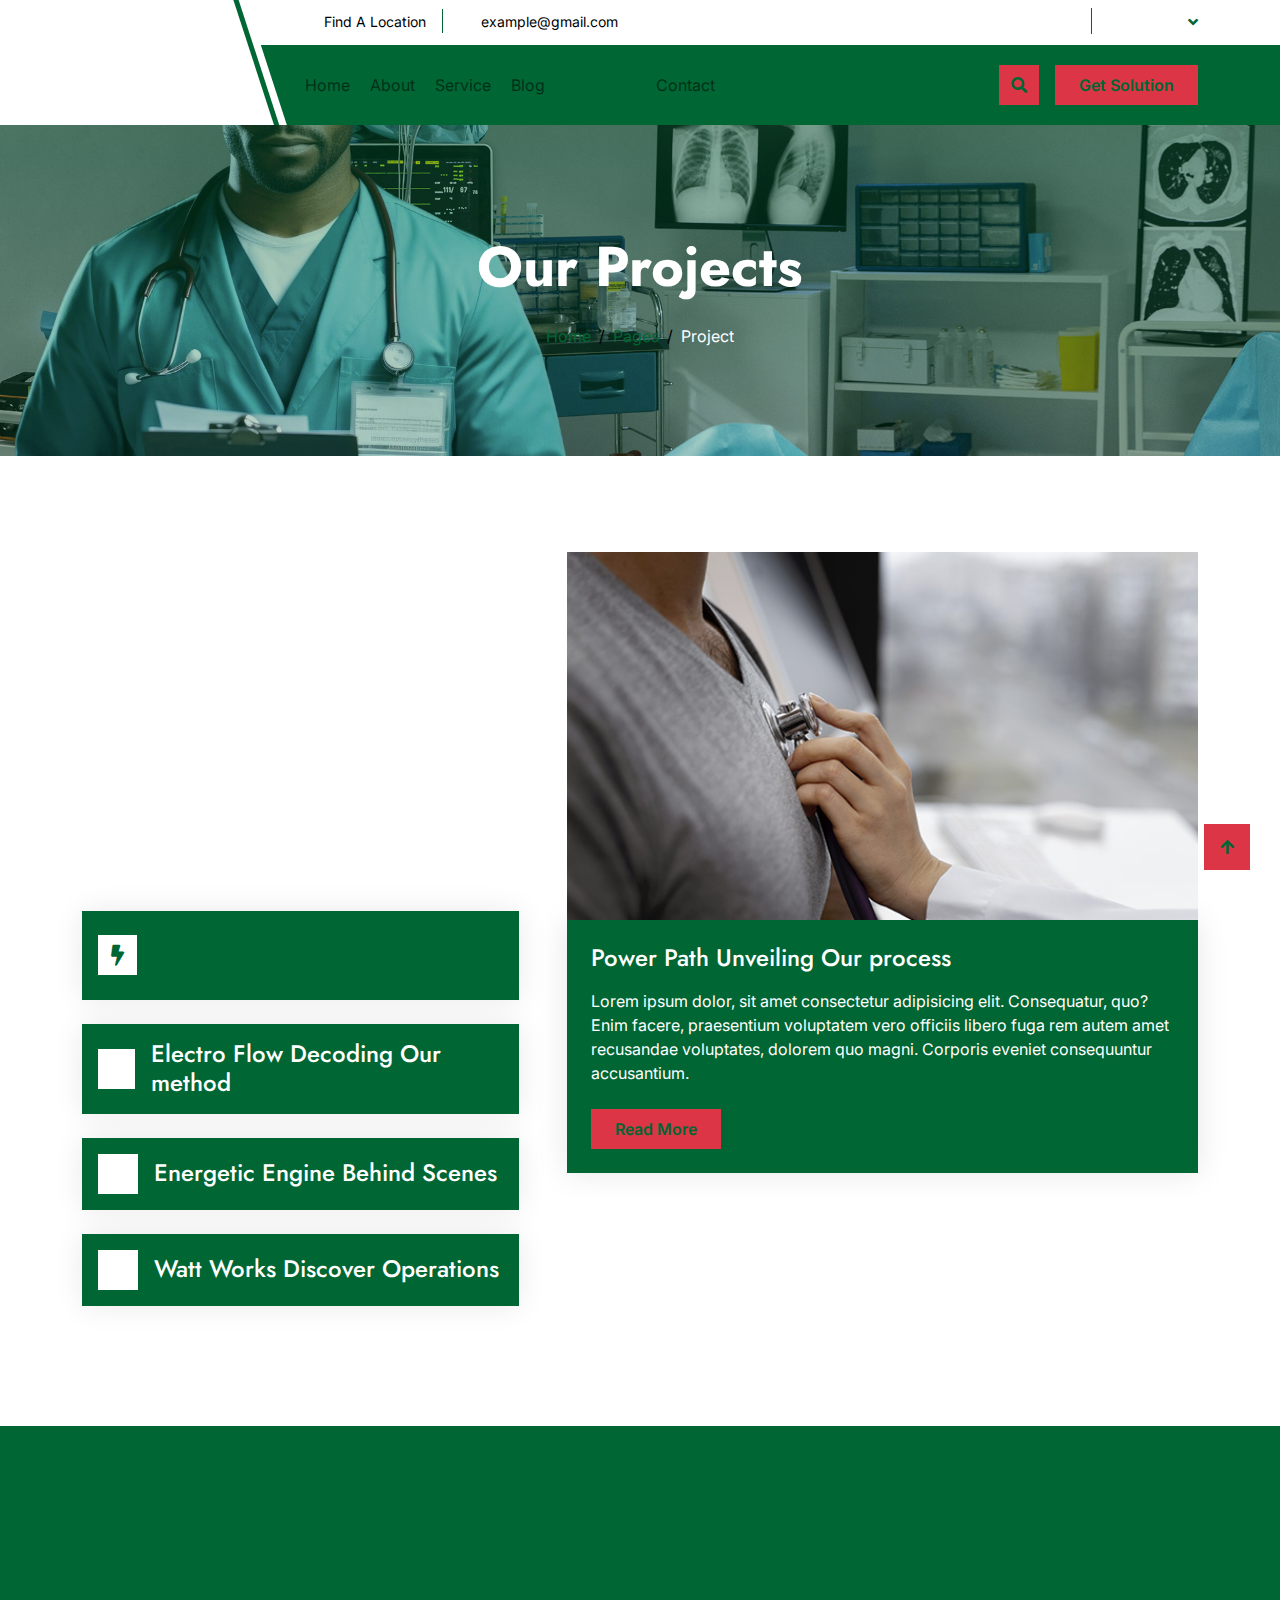
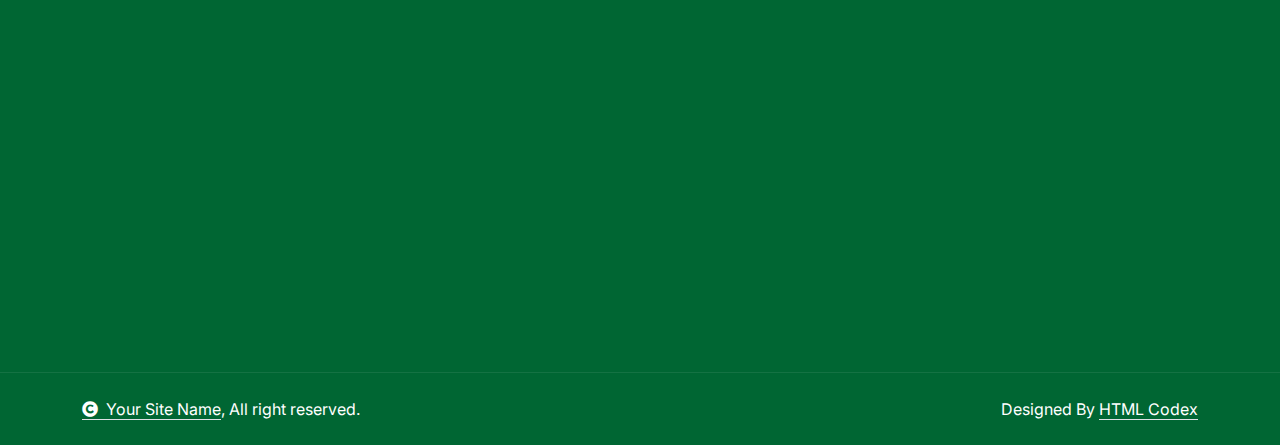
<file: project.html>
<!DOCTYPE html>
<html lang="en">

    <head>
        <meta charset="utf-8">
        <title>Electra - Electrical Website Template</title>
        <meta content="width=device-width, initial-scale=1.0" name="viewport">
        <meta content="" name="keywords">
        <meta content="" name="description">

        <!-- Google Web Fonts -->
        <link rel="preconnect" href="https://fonts.googleapis.com">
        <link rel="preconnect" href="https://fonts.gstatic.com" crossorigin>
        <link href="https://fonts.googleapis.com/css2?family=Inter:wght@100..900&family=Edu+TAS+Beginner:wght@400..700&family=Jost:ital,wght@0,100..900;1,100..900&display=swap" rel="stylesheet">

        <!-- Icon Font Stylesheet -->
        <link rel="stylesheet" href="https://use.fontawesome.com/releases/v5.15.4/css/all.css"/>
        <link href="https://cdn.jsdelivr.net/npm/bootstrap-icons@1.4.1/font/bootstrap-icons.css" rel="stylesheet">

        <!-- Libraries Stylesheet -->
        <link rel="stylesheet" href="lib/animate/animate.min.css"/>
        <link href="lib/owlcarousel/assets/owl.carousel.min.css" rel="stylesheet">


        <!-- Customized Bootstrap Stylesheet -->
        <link href="css/bootstrap.min.css" rel="stylesheet">

        <!-- Template Stylesheet -->
        <link href="css/style.css" rel="stylesheet">
    </head>

    <body>

        <!-- Spinner Start -->
        <div id="spinner" class="show bg-white position-fixed translate-middle w-100 vh-100 top-50 start-50 d-flex align-items-center justify-content-center">
            <div class="spinner-border text-primary" style="width: 3rem; height: 3rem;" role="status">
                <span class="sr-only">Loading...</span>
            </div>
        </div>
        <!-- Spinner End -->

        

        <!-- Navbar & Hero Start -->
        <div class="container-fluid header-top">
            <div class="container d-flex align-items-center">
                <div class="d-flex align-items-center h-100">
                    <a href="#" class="navbar-brand" style="height: 125px;">
                        <h1 class="text-primary mb-0"><i class="fas fa-bolt"></i> Electra</h1>
                        <!-- <img src="img/logo.png" alt="Logo"> -->
                    </a>
                </div>
                <div class="w-100 h-100">
                    <div class="topbar px-0 py-2 d-none d-lg-block" style="height: 45px;">
                        <div class="row gx-0 align-items-center">
                            <div class="col-lg-8 text-center text-lg-center mb-lg-0">
                                <div class="d-flex flex-wrap">
                                    <div class="border-end border-primary pe-3">
                                        <a href="#" class="text-muted small"><i class="fas fa-map-marker-alt text-primary me-2"></i>Find A Location</a>
                                    </div>
                                    <div class="ps-3">
                                        <a href="mailto:example@gmail.com" class="text-muted small"><i class="fas fa-envelope text-primary me-2"></i>example@gmail.com</a>
                                    </div>
                                </div>
                            </div>
                            <div class="col-lg-4 text-center text-lg-end">
                                <div class="d-flex justify-content-end">
                                    <div class="d-flex border-end border-primary pe-3">
                                        <a class="btn p-0 text-primary me-3" href="#"><i class="fab fa-facebook-f"></i></a>
                                        <a class="btn p-0 text-primary me-3" href="#"><i class="fab fa-twitter"></i></a>
                                        <a class="btn p-0 text-primary me-3" href="#"><i class="fab fa-instagram"></i></a>
                                        <a class="btn p-0 text-primary me-0" href="#"><i class="fab fa-linkedin-in"></i></a>
                                    </div>
                                    <div class="dropdown ms-3">
                                        <a href="#" class="dropdown-toggle text-white" data-bs-toggle="dropdown"><small class="text-body"><i class="fas fa-globe-europe text-primary me-2"></i> English</small></a>
                                        <div class="dropdown-menu">
                                            <a href="#" class="dropdown-item">English</a>
                                            <a href="#" class="dropdown-item">Bangla</a>
                                            <a href="#" class="dropdown-item">French</a>
                                            <a href="#" class="dropdown-item">Spanish</a>
                                            <a href="#" class="dropdown-item">Arabic</a>
                                        </div>
                                    </div>
                                </div>
                            </div>
                        </div>
                    </div>
                    <div class="nav-bar px-0 py-lg-0" style="height: 80px;">
                        <nav class="navbar navbar-expand-lg navbar-light d-flex justify-content-lg-end">
                            <a href="#" class="navbar-brand-2">
                                <h1 class="text-primary mb-0"><i class="fas fa-bolt"></i> Electra</h1>
                                <!-- <img src="img/logo.png" alt="Logo"> -->
                            </a>  
                            <button class="navbar-toggler" type="button" data-bs-toggle="collapse" data-bs-target="#navbarCollapse">
                                <span class="fa fa-bars"></span>
                            </button>
                            <div class="collapse navbar-collapse" id="navbarCollapse">
                                <div class="navbar-nav mx-0 mx-lg-auto bg-white">
                                    <a href="index.html" class="nav-item nav-link">Home</a>
                                    <a href="about.html" class="nav-item nav-link">About</a>
                                    <a href="service.html" class="nav-item nav-link">Service</a>
                                    <a href="blog.html" class="nav-item nav-link">Blog</a>
                                    <div class="nav-item dropdown active">
                                        <a href="#" class="nav-link" data-bs-toggle="dropdown">
                                            <span class="dropdown-toggle">Pages</span>
                                        </a>
                                        <div class="dropdown-menu">
                                            <a href="project.html" class="dropdown-item active">Our projects</a>
                                            <a href="team.html" class="dropdown-item">Our team</a>
                                            <a href="testimonial.html" class="dropdown-item">Testimonial</a>
                                            <a href="404.html" class="dropdown-item">404 Page</a>
                                        </div>
                                    </div>
                                    <a href="contact.html" class="nav-item nav-link">Contact</a>
                                    <div class="nav-btn ps-3">
                                        <button class="btn-search btn btn-primary btn-md-square mt-2 mt-lg-0 mb-4 mb-lg-0 flex-shrink-0" data-bs-toggle="modal" data-bs-target="#searchModal"><i class="fas fa-search"></i></button>
                                        <a href="#" class="btn btn-primary py-2 px-4 ms-0 ms-lg-3"> Get Solution</a>
                                    </div>
                                </div>
                            </div>
                        </nav>
                    </div>
                </div>
            </div>
        </div>
        <!-- Navbar & Hero End -->

        <!-- Modal Search Start -->
        <div class="modal fade" id="searchModal" tabindex="-1" aria-labelledby="exampleModalLabel" aria-hidden="true">
            <div class="modal-dialog modal-fullscreen">
                <div class="modal-content rounded-0">
                    <div class="modal-header">
                        <h5 class="modal-title" id="exampleModalLabel">Search by keyword</h5>
                        <button type="button" class="btn-close" data-bs-dismiss="modal" aria-label="Close"></button>
                    </div>
                    <div class="modal-body d-flex align-items-center bg-primary">
                        <div class="input-group w-75 mx-auto d-flex">
                            <input type="search" class="form-control p-3" placeholder="keywords" aria-describedby="search-icon-1">
                            <span id="search-icon-1" class="btn bg-light border nput-group-text p-3"><i class="fa fa-search"></i></span>
                        </div>
                    </div>
                </div>
            </div>
        </div>
        <!-- Modal Search End -->


        <!-- Header Start -->
        <div class="container-fluid bg-breadcrumb">
            <div class="container text-center py-5" style="max-width: 900px;">
                <h4 class="text-white display-4 mb-4 wow fadeInDown" data-wow-delay="0.1s">Our Projects</h4>
                <ol class="breadcrumb d-flex justify-content-center mb-0 wow fadeInDown" data-wow-delay="0.3s">
                    <li class="breadcrumb-item"><a href="index.html">Home</a></li>
                    <li class="breadcrumb-item"><a href="#">Pages</a></li>
                    <li class="breadcrumb-item active text-primary">Project</li>
                </ol>    
            </div>
        </div>
        <!-- Header End -->


        <!-- Projects Start -->
        <div class="container-fluid projects bg-light py-5">
            <div class="container py-5">
                <div class="row g-5">
                    <div class="col-lg-5 wow fadeInLeft" data-wow-delay="0.2s">
                        <div>
                            <h4 class="text-primary">Our Projects</h4>
                            <h1 class="display-4 mb-4">How to work Our Electricity Projects</h1>
                            <p class="mb-5">Lorem ipsum, dolor sit amet consectetur adipisicing elit. Voluptatum fugiat quae nihil obcaecati,</p>
                            <ul class="nav">
                                <li class="nav-item bg-white mb-4 w-100">
                                    <a class="d-flex align-items-center h4 mb-0 p-3 active" data-bs-toggle="pill" href="#ProjectsTab-1">
                                        <div class="projects-icon btn-md-square bg-primary text-white me-3"><span class="fas fa-bolt small"></span></div><span>Power Path Unveiling Our process</span>
                                    </a>
                                </li>
                                <li class="nav-item bg-white mb-4 w-100">
                                    <a class="d-flex align-items-center h4 mb-0 p-3" data-bs-toggle="pill" href="#ProjectsTab-2">
                                        <div class="projects-icon btn-md-square bg-primary text-white me-3"><span class="fas fa-charging-station small"></span></div><span>Electro Flow Decoding Our method</span>
                                    </a>
                                </li>
                                <li class="nav-item bg-white mb-4 w-100">
                                    <a class="d-flex align-items-center h4 mb-0 p-3" data-bs-toggle="pill" href="#ProjectsTab-3">
                                        <div class="projects-icon btn-md-square bg-primary text-white me-3"><span class="fas fa-broadcast-tower small"></span></div><span>Energetic Engine Behind Scenes</span>
                                    </a>
                                </li>
                                <li class="nav-item bg-white mb-4 w-100">
                                    <a class="d-flex align-items-center h4 mb-0 p-3" data-bs-toggle="pill" href="#ProjectsTab-4">
                                        <div class="projects-icon btn-md-square bg-primary text-white me-3"><span class="fas fa-bolt small"></span></div><span>Watt Works Discover Operations</span>
                                    </a>
                                </li>
                            </ul>
                        </div>
                    </div>
                    <div class="col-lg-7 wow fadeInRight" data-wow-delay="0.2s">
                        <div class="tab-content">
                            <div id="ProjectsTab-1" class="tab-pane fade show p-0 active">
                                <div class="projects-item">
                                    <img src="img/industrial-1.jpg" class="img-fluid w-100" alt="">
                                    <div class="projects-content bg-white p-4">
                                        <h4 class="mb-3">Power Path Unveiling Our process</h4>
                                        <p class="mb-4">Lorem ipsum dolor, sit amet consectetur adipisicing elit. Consequatur, quo? Enim facere, praesentium voluptatem vero officiis libero fuga rem autem amet recusandae voluptates, dolorem quo magni. Corporis eveniet consequuntur accusantium.
                                        </p>
                                        <a class="btn btn-primary py-2 px-4" href="#">Read More</a>
                                    </div>
                                </div>
                            </div>
                            <div id="ProjectsTab-2" class="tab-pane fade show p-0">
                                <div class="projects-item">
                                    <img src="img/industrial-2.jpg" class="img-fluid w-100" alt="">
                                    <div class="projects-content bg-white p-4">
                                        <h4 class="mb-3">Electro Flow Decoding Our method</h4>
                                        <p class="mb-4">Lorem ipsum dolor, sit amet consectetur adipisicing elit. Consequatur, quo? Enim facere, praesentium voluptatem vero officiis libero fuga rem autem amet recusandae voluptates, dolorem quo magni. Corporis eveniet consequuntur accusantium.
                                        </p>
                                        <a class="btn btn-primary py-2 px-4" href="#">Read More</a>
                                    </div>
                                </div>
                            </div>
                            <div id="ProjectsTab-3" class="tab-pane fade show p-0">
                                <div class="projects-item">
                                    <img src="img/commercial-1.jpg" class="img-fluid w-100" alt="">
                                    <div class="projects-content bg-white p-4">
                                        <h4 class="mb-3">Energetic Engine Behind Scenes</h4>
                                        <p class="mb-4">Lorem ipsum dolor, sit amet consectetur adipisicing elit. Consequatur, quo? Enim facere, praesentium voluptatem vero officiis libero fuga rem autem amet recusandae voluptates, dolorem quo magni. Corporis eveniet consequuntur accusantium.
                                        </p>
                                        <a class="btn btn-primary py-2 px-4" href="#">Read More</a>
                                    </div>
                                </div>
                            </div>
                            <div id="ProjectsTab-4" class="tab-pane fade show p-0">
                                <div class="projects-item">
                                    <img src="img/commercial-2.jpg" class="img-fluid w-100" alt="">
                                    <div class="projects-content bg-white p-4">
                                        <h4 class="mb-4">Watt Works Discover Operations</h4>
                                        <p class="mb-4">Lorem ipsum dolor, sit amet consectetur adipisicing elit. Consequatur, quo? Enim facere, praesentium voluptatem vero officiis libero fuga rem autem amet recusandae voluptates, dolorem quo magni. Corporis eveniet consequuntur accusantium.
                                        </p>
                                        <a class="btn btn-primary py-2 px-4" href="#">Read More</a>
                                    </div>
                                </div>
                            </div>
                        </div>
                    </div>
                </div>
            </div>
        </div>
        <!-- Projects End -->

        <!-- Footer Start -->
        <div class="container-fluid footer bg-dark py-5 wow fadeIn" data-wow-delay="0.2s">
            <div class="container py-5">
                <div class="row g-5 mb-5 align-items-center">
                    <div class="col-lg-7">
                        <div class="position-relative mx-auto">
                            <input class="form-control w-100 py-3 ps-4 pe-5" type="text" placeholder="Email address to Subscribe">
                            <button type="button" class="btn btn-primary position-absolute top-0 end-0 py-2 px-4 mt-2 me-2">Subscribe</button>
                        </div>
                    </div>
                    <div class="col-lg-5">
                        <div class="d-flex align-items-center justify-content-center justify-content-lg-end">
                            <a class="btn btn-light btn-md-square me-3" href=""><i class="fab fa-facebook-f"></i></a>
                            <a class="btn btn-light btn-md-square me-3" href=""><i class="fab fa-twitter"></i></a>
                            <a class="btn btn-light btn-md-square me-3" href=""><i class="fab fa-instagram"></i></a>
                            <a class="btn btn-light btn-md-square me-0" href=""><i class="fab fa-linkedin-in"></i></a>
                        </div>
                    </div>
                </div>
                <div class="row g-5">
                    <div class="col-md-6 col-lg-6 col-xl-3">
                        <div class="footer-item d-flex flex-column">
                            <div class="footer-item">
                                <h3 class="text-white mb-4"><i class="fas fa-bolt text-primary me-3"></i>Electra</h3>
                                <p class="mb-3">Dolor amet sit justo amet elitr clita ipsum elitr est.Lorem ipsum dolor sit amet, consectetur adipiscing elit consectetur adipiscing elit.</p>
                            </div>
                        </div>
                    </div>
                    <div class="col-md-6 col-lg-6 col-xl-3">
                        <div class="footer-item d-flex flex-column">
                            <h4 class="text-white mb-4">Quick Links</h4>
                            <a href="#"> Home</a>
                            <a href="#"> About us</a>
                            <a href="#"> Service</a>
                            <a href="#"> Testimonial</a>
                            <a href="#"> Contact Us</a>
                        </div>
                    </div>
                    <div class="col-md-6 col-lg-6 col-xl-3">
                        <div class="footer-item d-flex flex-column">
                            <h4 class="text-white mb-4">Electricity service</h4>
                            <a href="#"> Air Conditioning</a>
                            <a href="#"> Electrical Panels</a>
                            <a href="#"> Security System</a>
                            <a href="#"> Indoor Lighting</a>
                            <a href="#"> Electrical Services</a>
                        </div>
                    </div>
                    <div class="col-md-6 col-lg-6 col-xl-3">
                        <div class="footer-item d-flex flex-column">
                            <h4 class="text-white mb-4">Contact Info</h4>
                            <a href="#"><i class="fa fa-map-marker-alt text-primary me-2"></i> 123 Street, New York, USA</a>
                            <a href="mailto:info@example.com"><i class="fas fa-envelope text-primary me-2"></i> info@example.com</a>
                            <a href="mailto:info@example.com"><i class="fas fa-envelope text-primary me-2"></i> info@example.com</a>
                            <a href="tel:+012 345 67890"><i class="fas fa-phone text-primary me-2"></i> +012 345 67890</a>
                            <a href="tel:+012 345 67890" class="mb-3"><i class="fas fa-print text-primary me-2"></i> +012 345 67890</a>
                        </div>
                    </div>
                </div>
            </div>
        </div>
        <!-- Footer End -->

        
        <!-- Copyright Start -->
        <div class="container-fluid copyright py-4">
            <div class="container">
                <div class="row g-4 align-items-center">
                    <div class="col-md-6 text-center text-md-start mb-md-0">
                        <span class="text-body"><a href="#" class="border-bottom text-white"><i class="fas fa-copyright text-light me-2"></i>Your Site Name</a>, All right reserved.</span>
                    </div>
                    <div class="col-md-6 text-center text-md-end text-body">
                        <!--/*** This template is free as long as you keep the below author’s credit link/attribution link/backlink. ***/-->
                        <!--/*** If you'd like to use the template without the below author’s credit link/attribution link/backlink, ***/-->
                        <!--/*** you can purchase the Credit Removal License from "https://htmlcodex.com/credit-removal". ***/-->
                        Designed By <a class="border-bottom text-white" href="https://htmlcodex.com">HTML Codex</a>
                    </div>
                </div>
            </div>
        </div>
        <!-- Copyright End -->

         


        


        <!-- Back to Top -->
        <a href="#" class="btn btn-primary btn-lg-square back-to-top"><i class="fa fa-arrow-up"></i></a>   

        
        <!-- JavaScript Libraries -->
        <script src="https://ajax.googleapis.com/ajax/libs/jquery/3.6.4/jquery.min.js"></script>
        <script src="https://cdn.jsdelivr.net/npm/bootstrap@5.0.0/dist/js/bootstrap.bundle.min.js"></script>
        <script src="lib/wow/wow.min.js"></script>
        <script src="lib/easing/easing.min.js"></script>
        <script src="lib/waypoints/waypoints.min.js"></script>
        <script src="lib/owlcarousel/owl.carousel.min.js"></script>
        

        <!-- Template Javascript -->
        <script src="js/main.js"></script>
    </body>

</html>
</file>
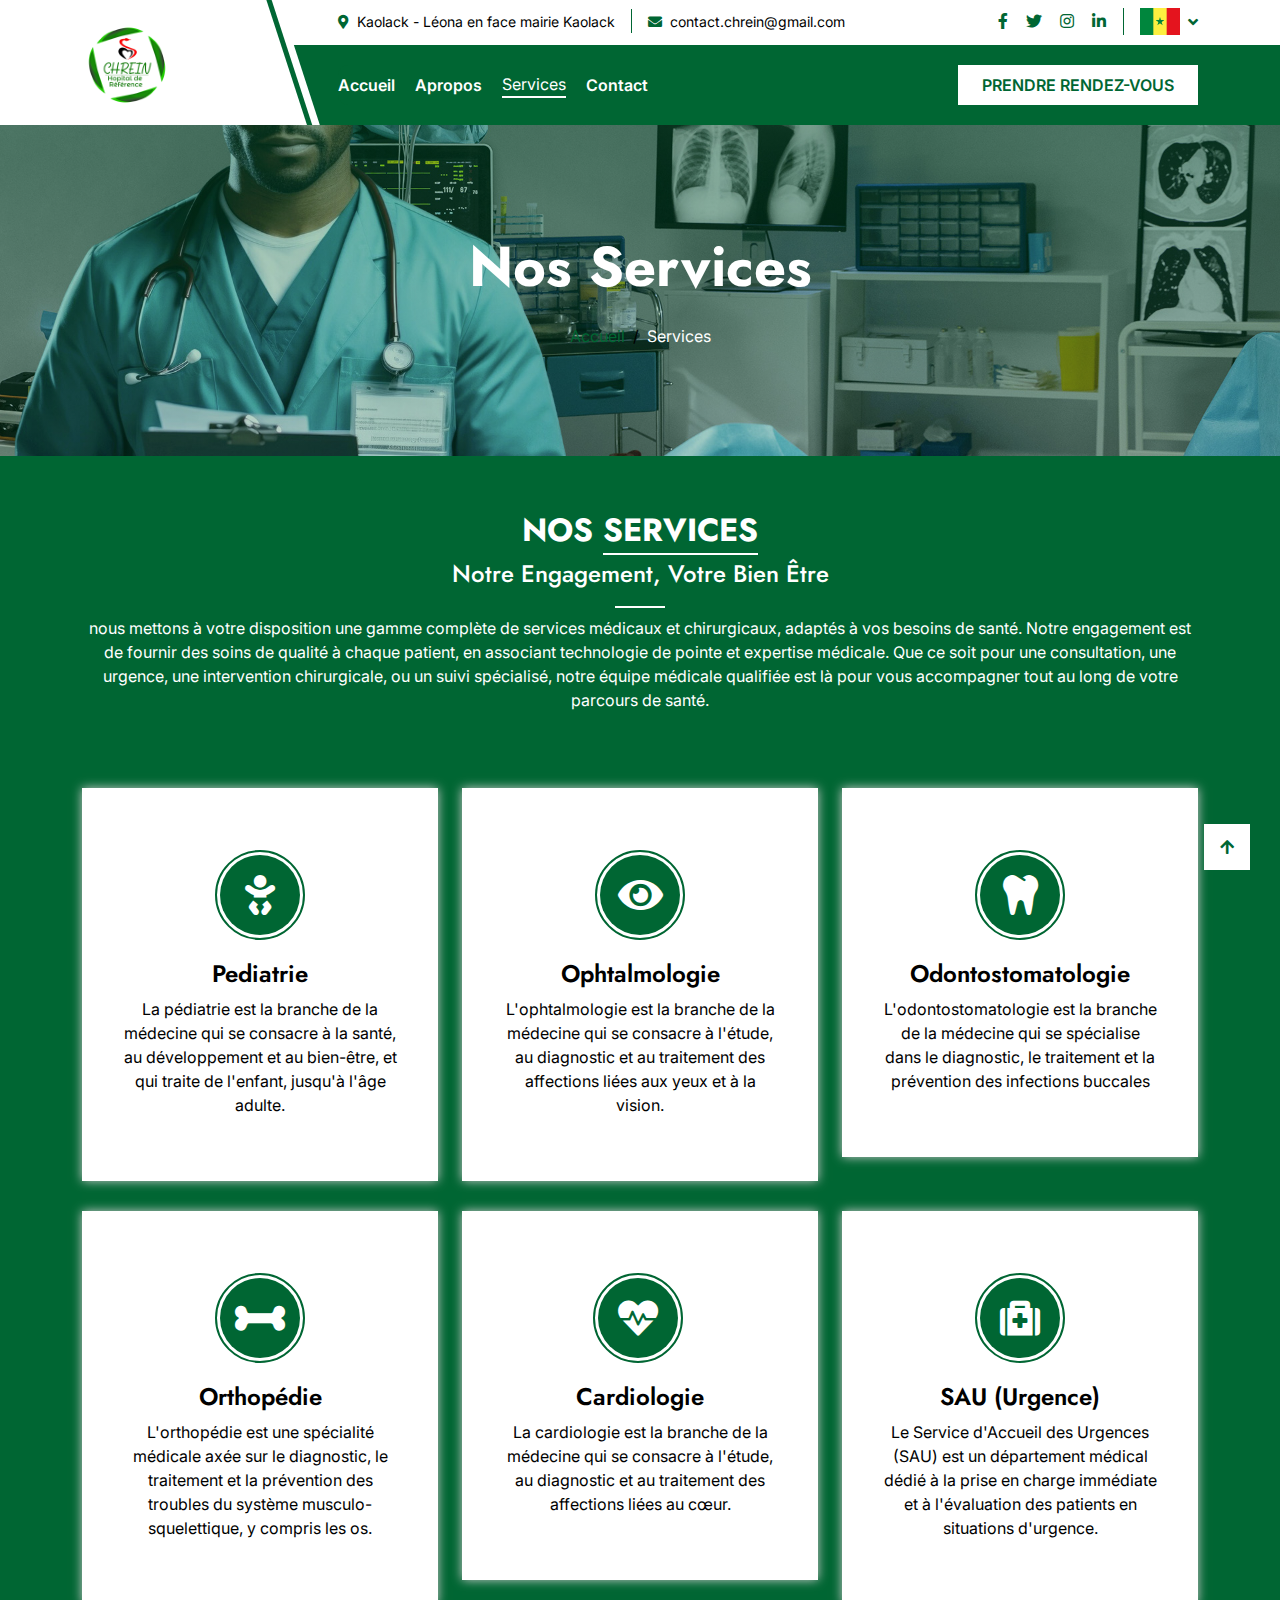
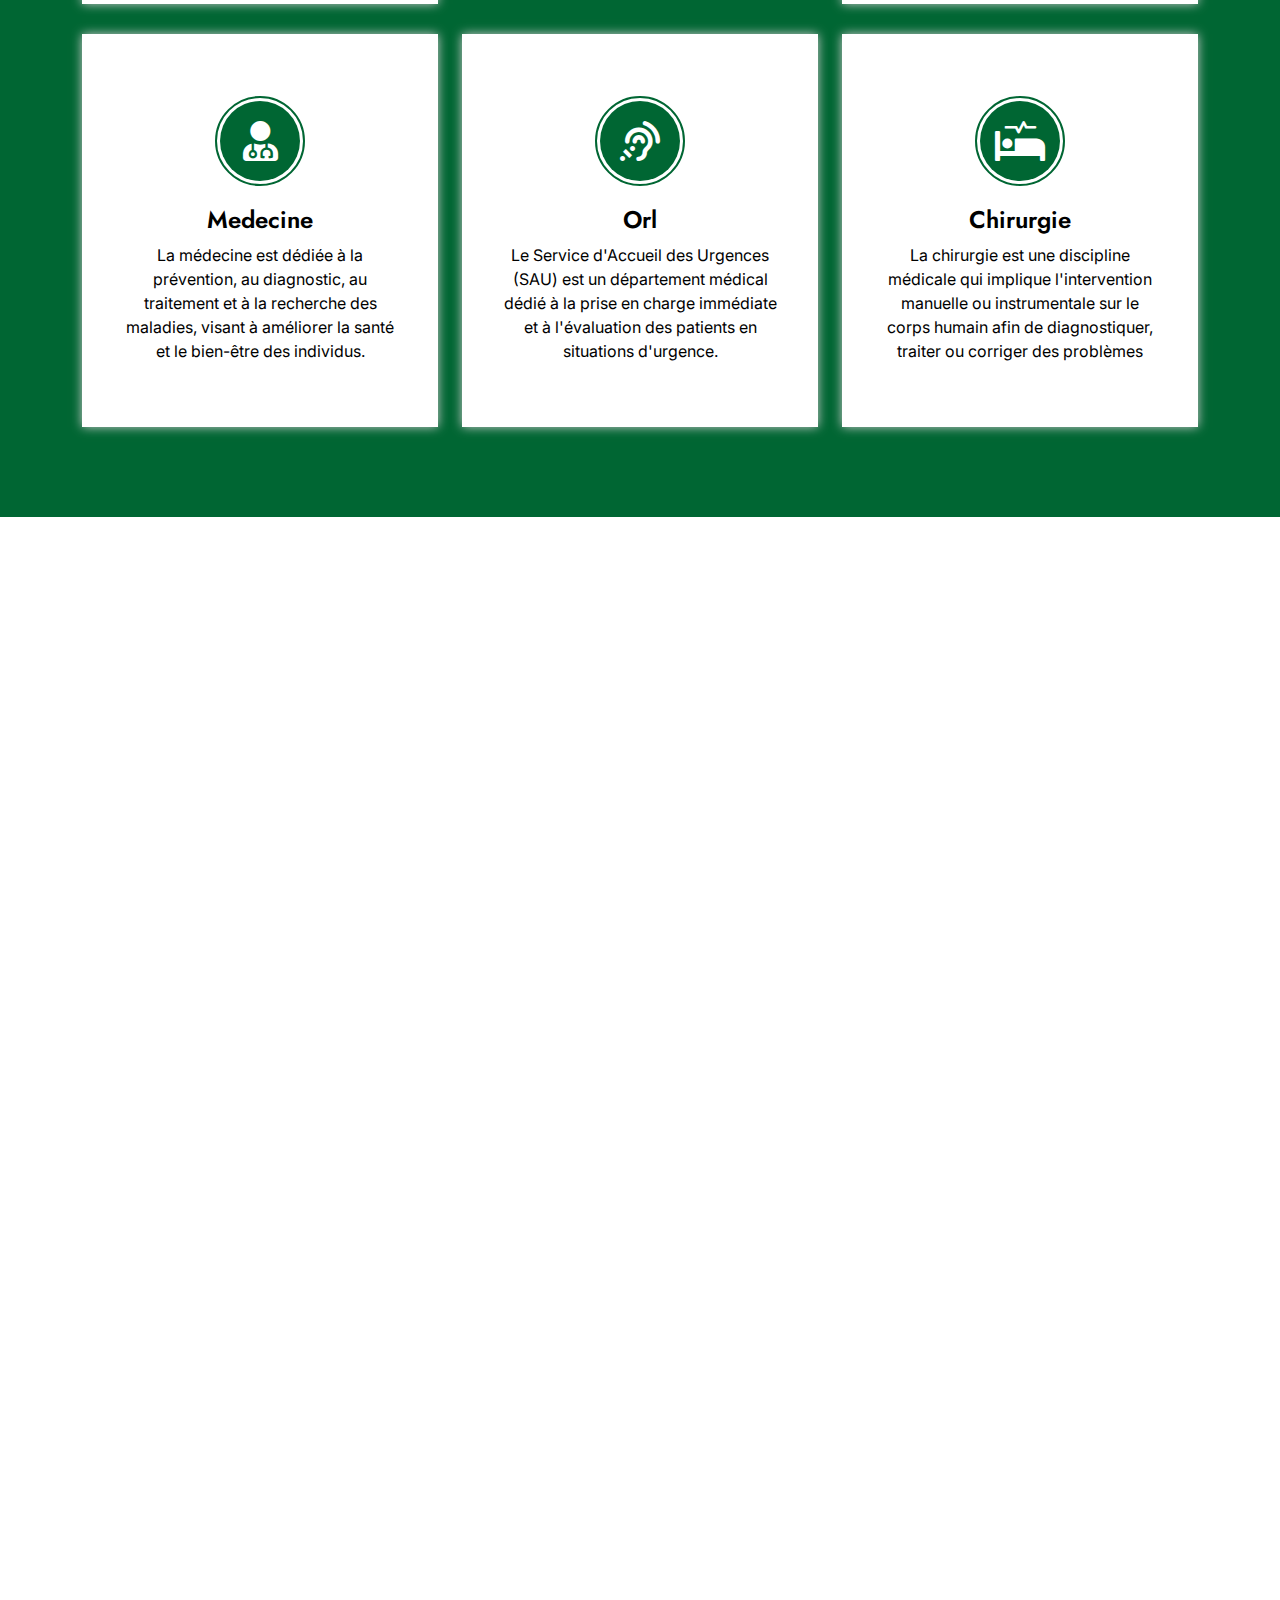
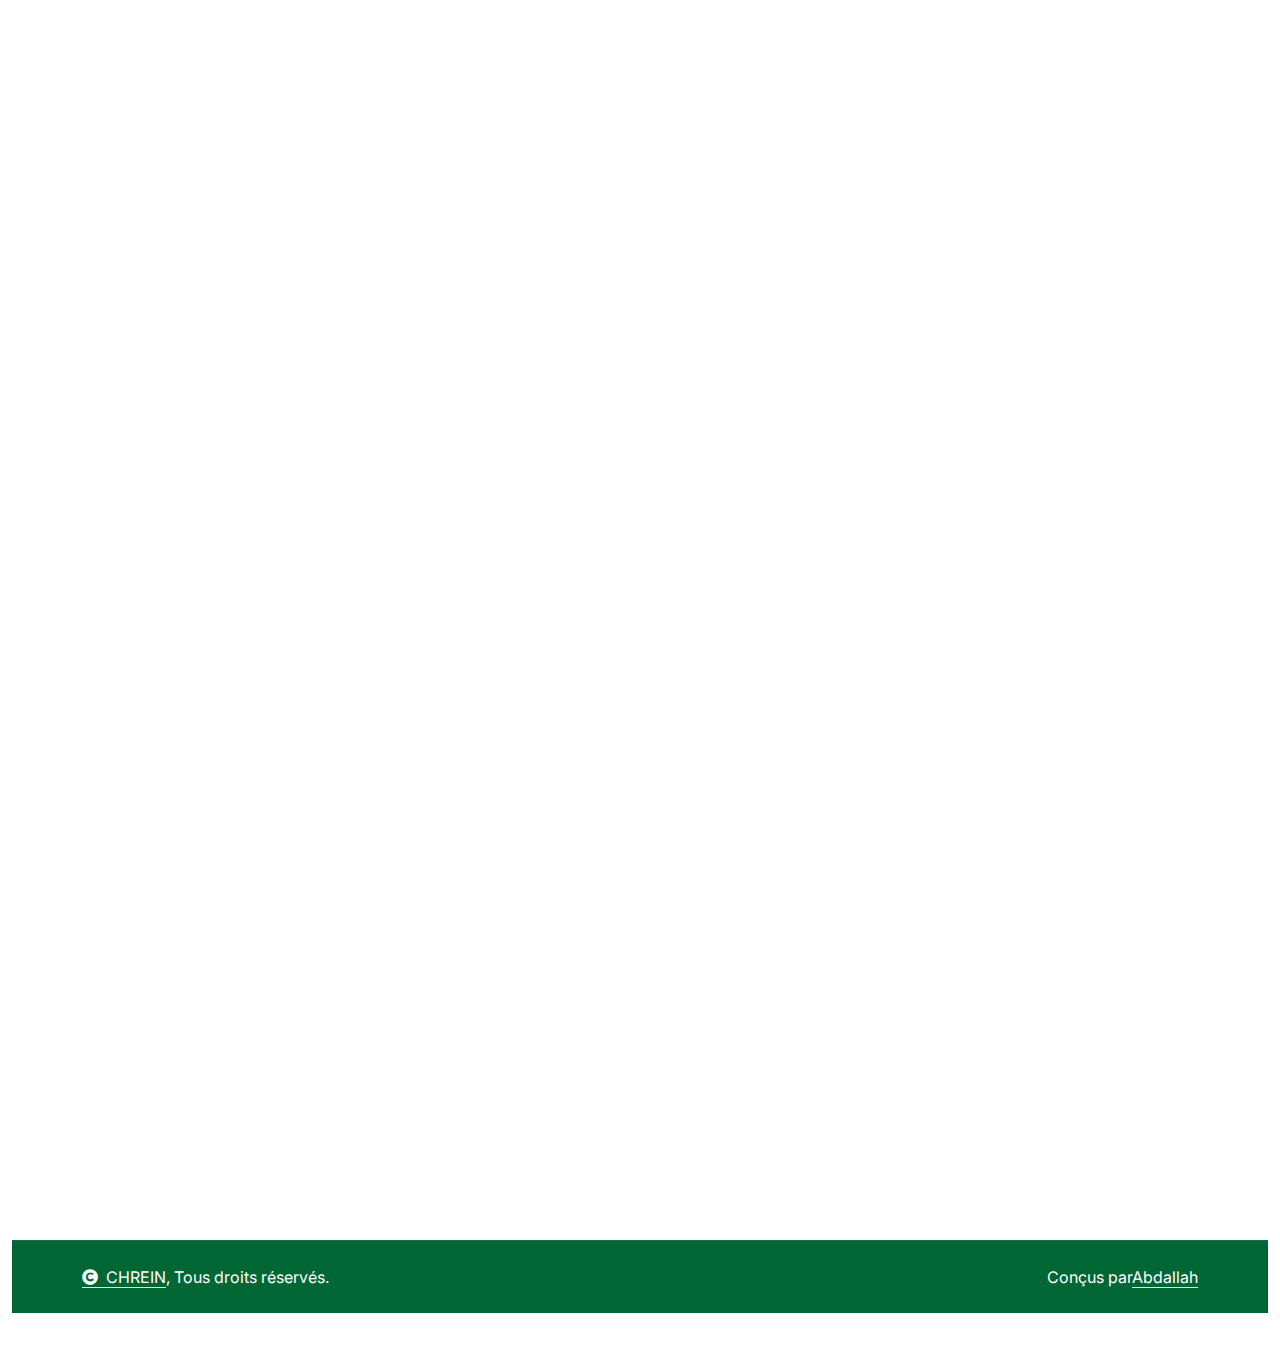
<file: service.html>
<!DOCTYPE html>
<html lang="en">

    <head>
        <meta charset="utf-8">
        <title>Services</title>
        <meta content="width=device-width, initial-scale=1.0" name="viewport">
        <meta content="" name="keywords">
        <meta content="" name="description">

        <!-- Google Web Fonts -->
        <link rel="preconnect" href="https://fonts.googleapis.com">
        <link rel="preconnect" href="https://fonts.gstatic.com" crossorigin>
        <link href="https://fonts.googleapis.com/css2?family=Inter:wght@100..900&family=Edu+TAS+Beginner:wght@400..700&family=Jost:ital,wght@0,100..900;1,100..900&display=swap" rel="stylesheet">

        <!-- Icon Font Stylesheet -->
        <link rel="stylesheet" href="https://use.fontawesome.com/releases/v5.15.4/css/all.css"/>
        <link href="https://cdn.jsdelivr.net/npm/bootstrap-icons@1.4.1/font/bootstrap-icons.css" rel="stylesheet">

        <!-- Libraries Stylesheet -->
        <link rel="stylesheet" href="lib/animate/animate.min.css"/>
        <link href="lib/owlcarousel/assets/owl.carousel.min.css" rel="stylesheet">


        <!-- Customized Bootstrap Stylesheet -->
        <link href="css/bootstrap.min.css" rel="stylesheet">

        <!-- Template Stylesheet -->
        <link href="css/style.css" rel="stylesheet">
        <link rel="shortcut icon" href="img/logo1.png" type="image/x-icon">

    </head>

    <body>

        <!-- Spinner Start -->
        <div id="spinner" class="show bg-white position-fixed translate-middle w-100 vh-100 top-50 start-50 d-flex align-items-center justify-content-center">
            <div class="spinner-border text-primary" style="width: 3rem; height: 3rem;" role="status">
                <span class="sr-only">Loading...</span>
            </div>
        </div>
        <!-- Spinner End -->

        

        <!-- Navbar & Hero Start -->
        <div class="container-fluid header-top">
            <div class="container d-flex align-items-center">
                <div class="d-flex align-items-center h-100">
                    <a href="#" class="navbar-brand" style="height: 125px;">
                        <h1 class="text-primary mb-0"><img src="img/logo.png" alt="" style="width: 90px; margin-right: 100px;margin-top: -20px;"></h1>
                        <!-- <img src="img/logo.png" alt="Logo"> -->
                    </a>
                </div>
                <div class="w-100 h-100">
                    <div class="topbar px-0 py-2 d-none d-lg-block" style="height: 45px;">
                        <div class="row gx-0 align-items-center">
                            <div class="col-lg-8 text-center text-lg-center mb-lg-0">
                                <div class="d-flex flex-wrap">
                                    <div class="border-end border-primary pe-3">
                                        <a href="#" class="text-muted small"><i class="fas fa-map-marker-alt me-2" style="color: #006633;"></i>Kaolack - Léona en face mairie Kaolack</a>
                                    </div>
                                    <div class="ps-3">
                                        <a href="mailto:example@gmail.com" class="text-muted small"><i class="fas fa-envelope  me-2" style="color: #006633;"></i>contact.chrein@gmail.com</a>
                                    </div>
                                </div>
                            </div>
                            <div class="col-lg-4 text-center text-lg-end">
                                <div class="d-flex justify-content-end">
                                    <div class="d-flex border-end border-primary pe-3">
                                        <a class="btn p-0 text-primary me-3" href="#"><i class="fab fa-facebook-f" style="color:#006633"></i></a>
                                        <a class="btn p-0 text-primary me-3" href="#"><i class="fab fa-twitter" style="color:#006633"></i></a>
                                        <a class="btn p-0 text-primary me-3" href="#"><i class="fab fa-instagram" style="color:#006633"></i></a>
                                        <a class="btn p-0 text-primary me-0" href="#"><i class="fab fa-linkedin-in" style="color:#006633"></i></a>
                                    </div>
                                    <div class="dropdown ms-3">
                                            <a href="#" class="dropdown-toggle text-white" data-bs-toggle="dropdown"><img src="img/drapeau.png" alt="" style="width: 40px;"></a> 
                                    </div>
                                </div>
                            </div>
                        </div>
                    </div>
                    <div class="nav-bar px-0 py-lg-0" style="height: 80px;">
                        <nav class="navbar navbar-expand-lg navbar-light d-flex justify-content-lg-end">
                            <a href="#" class="navbar-brand-2">
                                <h1 class="text-primary mb-0"><img src="img/logo.png" alt="" style="width: 80px;"></h1>
                                <!-- <img src="img/logo.png" alt="Logo"> -->
                            </a>  
                            <button class="navbar-toggler" type="button" data-bs-toggle="collapse" data-bs-target="#navbarCollapse" style="border: 2px solid #fff;">
                                <span class="fa fa-bars" style="color: #fff;"></span>
                            </button>
                            <div class="collapse navbar-collapse" id="navbarCollapse">
                                <div class="navbar-nav mx-0 mx-lg-auto bg-white">
                                    <a href="index.html" class="nav-item nav-link" style="color:#fff; font-weight: 600;">Accueil</a>
                                    <a href="about.html" class="nav-item nav-link" style="color:#fff; font-weight: 600;">Apropos</a>
                                    <a href="service.html" class="nav-item nav-link active" style="color: #fff;border-bottom: 2px solid #fff;">Services</a>
                                    <a href="contact.html" class="nav-item nav-link" style="color:#fff; font-weight: 600;">Contact</a>
                                    <div class="nav-btn ps-3">
                                        <a href="#" class="btn btn-primary py-2 px-4 ms-0 ms-lg-3" style="background: #fff;"> PRENDRE RENDEZ-VOUS</a>
                                    </div>
                                </div>
                            </div>
                        </nav>
                    </div>
                </div>
            </div>
        </div>
        <!-- Navbar & Hero End -->

        <!-- Header Start -->
        <div class="container-fluid bg-breadcrumb">
            <div class="container text-center py-5" style="max-width: 900px;">
                <h4 class="text-white display-4 mb-4 wow fadeInDown" data-wow-delay="0.1s">Nos Services</h4>
                <ol class="breadcrumb d-flex justify-content-center mb-0 wow fadeInDown" data-wow-delay="0.3s">
                    <li class="breadcrumb-item"><a href="index.html">Accueil</a></li>
                    <li class="breadcrumb-item active text-primary">Services</li>
                </ol>    
            </div>
        </div>
        <!-- Header End -->


        <!-- Services Start -->
        <section class="we-offer-area text-center" style="background-color: #006633;">
            <div class="container">
                <div class="row">
                    <div class="col-md-12">
                        <div class="site-heading text-center">
                            <h2>Nos <span>Services</span></h2>
                            <h4>Notre engagement, votre bien être</h4>
                            <p>
                                nous mettons à votre disposition une gamme complète de services médicaux et chirurgicaux, adaptés à vos besoins de santé. Notre engagement est de fournir des soins de qualité à chaque patient, en associant technologie de pointe et expertise médicale. Que ce soit pour une consultation, une urgence, une intervention chirurgicale, ou un suivi spécialisé, notre équipe médicale qualifiée est là pour vous accompagner tout au long de votre parcours de santé.
                            </p>
                        </div>
                    </div>
                </div>
                    <div class="row our-offer-items less-carousel">
                        <!-- Single Item -->
                        <div class="col-md-4 col-sm-6 equal-height">
                            <div class="item">
                                <!-- <i class="fas fa-pen-fancy"></i> -->
                                <i class="fa fa-baby"></i>
                                <h4>Pediatrie</h4>
                                <p>
                                    La pédiatrie est la branche de la médecine qui se consacre à la santé, au développement et au bien-être, et qui traite de l'enfant, jusqu'à l'âge adulte.
                                </p>
                            </div>
                        </div>
                        <!-- End Single Item -->
    
                        <!-- Single Item -->
                        <div class="col-md-4 col-sm-6 equal-height">
                            <div class="item">
                                <i class="fa fa-eye"></i>
                                <h4>Ophtalmologie</h4>
                                <p>
                                    L'ophtalmologie est la branche de la médecine qui se consacre à l'étude, au diagnostic et au traitement des affections liées aux yeux et à la vision. 
                                </p>
                            </div>
                        </div>
                        <!-- End Single Item -->
    
                        <!-- Single Item -->
                        <div class="col-md-4 col-sm-6 equal-height">
                            <div class="item">
                                <i class="fa fa-tooth"></i>
                                <h4>Odontostomatologie</h4>
                                <p>
                                    L'odontostomatologie est la branche de la médecine qui se spécialise dans le diagnostic, le traitement et la prévention des infections buccales 
                                </p>
                            </div>
                        </div>
                        <!-- End Single Item -->
    
                        <!-- Single Item -->
                        <div class="col-md-4 col-sm-6 equal-height">
                            <div class="item">
                                <!-- <i class="fas fa-tachometer-alt"></i> -->
                                <i class="fas fa-bone"></i>
                                <h4>Orthopédie</h4>
                                <p>
                                    L'orthopédie est une spécialité médicale axée sur le diagnostic, le traitement et la prévention des troubles du système musculo-squelettique, y compris les os.
                                </p>
                            </div>
                        </div>
                        <!-- End Single Item -->
    
                        <!-- Single Item -->
                        <div class="col-md-4 col-sm-6 equal-height">
                            <div class="item">
                                <i class="fa fa-heartbeat"></i>. 
                                <h4>Cardiologie</h4>
                                <p>
                                    La cardiologie est la branche de la médecine qui se consacre à l'étude, au diagnostic et au traitement des affections liées au cœur.
                                </p>
                            </div>
                        </div>
                        <!-- End Single Item -->
    
                        <!-- Single Item -->
                        <div class="col-md-4 col-sm-6 equal-height">
                            <div class="item">
                                <i class="fa fa-medkit"></i>
                                <h4>SAU (Urgence)</h4>
                                <p>
                                    Le Service d'Accueil des Urgences (SAU) est un département médical dédié à la prise en charge immédiate et à l'évaluation des patients en situations d'urgence. 
                                </p>
                            </div>
                        </div>
                        <!-- End Single Item -->
                        <!-- Single Item -->
                        <div class="col-md-4 col-sm-6 equal-height">
                            <div class="item">
                                <i class="fa fa-user-md"></i>
                                <h4>Medecine</h4>
                                <p>
                                    La médecine est dédiée à la prévention, au diagnostic, au traitement et à la recherche des maladies, visant à améliorer la santé et le bien-être des individus.
                                </p>
                            </div>
                        </div>
                        <!-- End Single Item -->
                        <!-- Single Item -->
                        <div class="col-md-4 col-sm-6 equal-height">
                            <div class="item">
                                <i class="fa fa-listen"></i>
                                <h4>Orl</h4>
                                <p>
                                    Le Service d'Accueil des Urgences (SAU) est un département médical dédié à la prise en charge immédiate et à l'évaluation des patients en situations d'urgence. 
                                </p>
                            </div>
                        </div>
                        <!-- End Single Item -->
                        <!-- Single Item -->
                        <div class="col-md-4 col-sm-6 equal-height">
                            <div class="item">
                                <i class="fas fa-procedures"></i>
                                <h4>Chirurgie</h4>
                                <p>
                                    La chirurgie est une discipline médicale qui implique l'intervention manuelle ou instrumentale sur le corps humain afin de diagnostiquer, traiter ou corriger des problèmes  
                                </p>
                            </div>
                        </div>
                        <!-- End Single Item -->
                    </div>
            </div>
    </section>
        <!-- Services End -->

        <!-- FAQ Start -->
        <div class="container-fluid faq-section bg-light py-5">
            <div class="container py-5">
                <div class="row g-5">
                    <div class="col-lg-6 wow fadeInLeft" data-wow-delay="0.2s">
                        <h4 class="text" style="color: #006633;" >Quelques FAQ important</h4>
                        <h1 class="display-4 mb-4" style="color: #006633; text-shadow: 1px 1px 1px #000;">Besoin d'Aide ? Consultez Nos Questions Fréquentes</h1>
                        <p class="mb-4" style="color:#006633;">Quelques réponses aux questions de nos utilisateur
                        </p>
                        <a class="btn py-3 px-5" href="#" style="background: #006633;">Voir plus...</a>
                    </div>
                    <div class="col-xl-6 wow fadeInRight" data-wow-delay="0.4s">
                        <div class="h-100">
                            <div class="accordion" id="accordionExample">
                                <div class="accordion-item">
                                    <h2 class="accordion-header" id="headingOne">
                                        <button class="accordion-button" type="button" data-bs-toggle="collapse" data-bs-target="#collapseOne" aria-expanded="true" aria-controls="collapseOne">
                                            Q: Quels sont les horaires d'ouverture de l'hôpital ?
                                        </button>
                                    </h2>
                                    <div id="collapseOne" class="accordion-collapse collapse show active" aria-labelledby="headingOne" data-bs-parent="#accordionExample">
                                        <div class="accordion-body">
                                            R: Notre hôpital est ouvert 24 heures sur 24, 7 jours sur 7 pour les urgences médicales. Les consultations et services non urgents sont disponibles du lundi au vendredi de 8h à 18h. Nous vous recommandons de prendre rendez-vous pour les consultations spécialisées.
                                        </div>
                                    </div>
                                </div>
                                <div class="accordion-item">
                                    <h2 class="accordion-header" id="headingTwo">
                                        <button class="accordion-button collapsed" type="button" data-bs-toggle="collapse" data-bs-target="#collapseTwo" aria-expanded="false" aria-controls="collapseTwo">
                                            Q: Comment puis-je prendre un rendez-vous avec un médecin spécialiste ?
                                        </button>
                                    </h2>
                                    <div id="collapseTwo" class="accordion-collapse collapse" aria-labelledby="headingTwo" data-bs-parent="#accordionExample">
                                        <div class="accordion-body">
                                            R: Vous pouvez prendre un rendez-vous en appelant notre ligne dédiée au (+221) XXX-XXXX ou en utilisant notre formulaire de réservation en ligne sur notre site web. Vous recevrez une confirmation de rendez-vous par SMS ou e-mail.
                                        </div>
                                    </div>
                                </div>
                                <div class="accordion-item">
                                    <h2 class="accordion-header" id="headingThree">
                                        <button class="accordion-button collapsed" type="button" data-bs-toggle="collapse" data-bs-target="#collapseThree" aria-expanded="false" aria-controls="collapseThree">
                                            Q: Quels services médicaux sont proposés à l'hôpital ?
                                        </button>
                                    </h2>
                                    <div id="collapseThree" class="accordion-collapse collapse" aria-labelledby="headingThree" data-bs-parent="#accordionExample">
                                        <div class="accordion-body">
                                            R: Nous offrons une large gamme de services médicaux, y compris des consultations en médecine générale, des soins spécialisés (cardiologie, gynécologie, orthopédie, etc.), des services d'urgence, des interventions chirurgicales, de la rééducation, ainsi qu'un laboratoire et une imagerie médicale.
                                    </div>
                                </div>
                                <div class="accordion-item">
                                    <h2 class="accordion-header" id="headingFour">
                                        <button class="accordion-button collapsed" type="button" data-bs-toggle="collapse" data-bs-target="#collapseFour" aria-expanded="false" aria-controls="collapseFour">
                                            Q: Acceptez-vous les assurances santé et comment fonctionne la facturation ?
                                        </button>
                                    </h2>
                                    <div id="collapseFour" class="accordion-collapse collapse" aria-labelledby="headingFour" data-bs-parent="#accordionExample">
                                        <div class="accordion-body">
                                            R: Oui, nous acceptons plusieurs types d'assurances santé. Veuillez vérifier avec notre service d'accueil les partenaires avec lesquels nous travaillons. À votre arrivée, nous vérifierons votre couverture et vous expliquerons le processus de facturation. Si vous n'êtes pas couvert, vous pouvez régler directement les frais.
                                        </div>
                                    </div>
                                </div>
                            </div>
                        </div>
                    </div>
                </div>
            </div>
         </div>
        <!-- FAQ End -->


        <!-- Testimonial Start -->
        <div class="container-fluid testimonial bg-dark py-5">
            <div class="container py-5">
                <div class="row g-5">
                    <div class="col-lg-6 col-xl-5 wow fadeInUp" data-wow-delay="0.2s">
                        <h4 class="text" style="color: #006633;">Témoignages</h4>
                        <h1 class="display-4 mb-4" style="color: #006633;">Ce que disent nos clients</h1>
                        <p class="mb-4" style="color: #000;">
                            nous mettons tout en œuvre pour vous offrir des soins de santé exceptionnels et personnalisés. Notre équipe de médecins, infirmiers et personnel médical dévoués est engagée à vous fournir des services de santé à la hauteur de vos attentes.
                        </p>
                        <a class="btn btn-light py-3 px-5" href="#" style="background-color: #006633; color: #fff;">Voir plus...</a>
                    </div>
                    <div class="col-lg-6 col-xl-7 wow fadeInUp" data-wow-delay="0.4s">
                        <div class="owl-carousel testimonial-carousel">
                            <div class="testimonial-item">
                                <div class="testimonial-quote"><i class="fa fa-quote-right fa-2x"></i>
                                </div>
                                <div class="testimonial-inner p-4">
                                    <img src="img/testimonial-1.jpg" class="img-fluid" alt="">
                                    <div class="ms-4">
                                        <h4>Karim Séné</h4>
                                        <p>Informaticien</p>
                                        <div class="d-flex text-primary">
                                            <i class="fas fa-star"></i>
                                            <i class="fas fa-star"></i>
                                            <i class="fas fa-star"></i>
                                            <i class="fas fa-star"></i>
                                            <i class="fas fa-star text-body"></i>
                                        </div>
                                    </div>
                                </div>
                                <div class="customer-text p-4">
                                    <p class="mb-0" style="color: #000;font-style: italic;">"Mon expérience à l'hôpital a été très positive. J'ai subi une opération chirurgicale et tout s'est déroulé dans des conditions parfaites. Le personnel m'a soutenu à chaque étape, et je me sens maintenant en pleine forme. Merci à toute l'équipe pour leur dévouement."</p>
                                </div>
                            </div>
                            <div class="testimonial-item">
                                <div class="testimonial-quote"><i class="fa fa-quote-right fa-2x"></i>
                                </div>
                                <div class="testimonial-inner p-4">
                                    <img src="img/testimonial-2.jpg" class="img-fluid" alt="">
                                    <div class="ms-4">
                                        <h4>Fatou Ndiaye</h4>
                                        <p>Professeur Anglais</p>
                                        <div class="d-flex text-primary">
                                            <i class="fas fa-star"></i>
                                            <i class="fas fa-star"></i>
                                            <i class="fas fa-star"></i>
                                            <i class="fas fa-star"></i>
                                            <i class="fas fa-star text-body"></i>
                                        </div>
                                    </div>
                                </div>
                                <div class="customer-text p-4">
                                    <p class="mb-0" style="color: #000;font-style: italic;">"J'ai été impressionnée par l'attention et le professionnalisme du personnel médical. De ma première consultation jusqu'à ma guérison, je me suis toujours sentie entre de bonnes mains. Je recommande vivement cet hôpital pour la qualité de ses soins."</p>
                                </div>
                            </div>
                            <div class="testimonial-item">
                                <div class="testimonial-quote"><i class="fa fa-quote-right fa-2x"></i>
                                </div>
                                <div class="testimonial-inner p-4">
                                    <img src="img/testimonial-3.jpg" class="img-fluid" alt="">
                                    <div class="ms-4">
                                        <h4>Mariama Thiam</h4>
                                        <p>Etudiante</p>
                                        <div class="d-flex text-primary">
                                            <i class="fas fa-star"></i>
                                            <i class="fas fa-star"></i>
                                            <i class="fas fa-star"></i>
                                            <i class="fas fa-star"></i>
                                            <i class="fas fa-star text-body"></i>
                                        </div>
                                    </div>
                                </div>
                                <div class="customer-text p-4">
                                    <p class="mb-0" style="color: #000;font-style: italic;">"La prise en charge rapide et efficace a fait toute la différence lors de mon admission d'urgence. Les médecins et infirmiers ont été formidables et très rassurants. Je leur suis infiniment reconnaissante pour leur professionnalisme et leur compassion."</p>
                                </div>
                            </div>
                        </div>
                    </div>
                </div>
            </div>
         </div>
        <!-- Testimonial End -->


        <!-- Banner Start -->
        <div class="container-fluid banner py-5 wow zoomIn" data-wow-delay="0.2s">
            <div class="banner-design-1"></div>
            <div class="banner-design-2"></div>
            <div class="container py-5">
                <div class="row g-5">
                    <div class="col-lg-8">
                        <div class="">
                            <h4 class="text-white">Rejoignez-nous</h4>
                            <h1 class="display-4 text-white mb-0" style="text-shadow: 1px 1px 4px #000;">N'attendez pas que votre etat de santé s'agrave.</h1>
                        </div>
                    </div>
                    <div class="col-lg-4">
                        <div class="d-flex align-items-center justify-content-lg-end h-100">
                            <a class="btn btn-primary py-3 px-4 px-md-5 ms-2" href="#" style="background: #fff; border: 2px solid #006633;">PRENDRE RENDEZ-VOUS</a>
                        </div>
                    </div>
                </div>
            </div>
         </div>
        <!-- Banner End -->


        <!-- Footer Start -->
        <div class="container-fluid footer  py-5 wow fadeIn" data-wow-delay="0.2s">
            <div class="container py-5">
                <div class="row g-5 mb-5 align-items-center">
                    <div class="col-lg-7">
                        <div class="position-relative mx-auto">
                            <input class="form-control w-100 py-3 ps-4 pe-5" type="text" placeholder="Entrez votre mail pour recevoir les notifications">
                            <button type="button" class="btn  position-absolute top-0 end-0 py-2 px-4 mt-2 me-2" style="background: #fff; color: #006633;">Abonnez</button>
                        </div>
                    </div>
                    <div class="col-lg-5">
                        <div class="d-flex align-items-center justify-content-center justify-content-lg-end">
                            <a class="btn btn-light btn-md-square me-3" href=""><i class="fab fa-facebook-f"></i></a>
                            <a class="btn btn-light btn-md-square me-3" href=""><i class="fab fa-twitter"></i></a>
                            <a class="btn btn-light btn-md-square me-3" href=""><i class="fab fa-instagram"></i></a>
                            <a class="btn btn-light btn-md-square me-0" href=""><i class="fab fa-linkedin-in"></i></a>
                        </div>
                    </div>
                </div>
                <div class="row g-5">
                    <div class="col-md-6 col-lg-6 col-xl-3">
                        <div class="footer-item d-flex flex-column">
                            <div class="footer-item">
                                <h1 class="text-primary mb-0"><img src="img/logo.png" alt="" style="width: 100px; background-color: #fff;border-radius: 50%;"></h1>
                                <p class="mb-3">Que vous veniez pour une consultation, une intervention chirurgicale ou un suivi, nous nous assurons que votre bien-être est notre priorité absolue.</p>
                            </div>
                        </div>
                    </div>
                    <div class="col-md-6 col-lg-6 col-xl-3">
                        <div class="footer-item d-flex flex-column">
                            <h4 class="text-white mb-4">Liens Rapides</h4>
                            <a href="#"> Accueil</a>
                            <a href="#"> A propos</a>
                            <a href="#"> Service</a>
                            <a href="#"> Contact</a>
                        </div>
                    </div>
                    <div class="col-md-6 col-lg-6 col-xl-3">
                        <div class="footer-item d-flex flex-column">
                            <h4 class="text-white mb-4">Services</h4>
                            <a href="#"> Consultation médicale</a>
                            <a href="#"> Interventions chirurgicale</a>
                            <a href="#"> Soins infirmiers et hospitalisation</a>
                            <a href="#"> Urgences médicales</a>
                        </div>
                    </div>
                    <div class="col-md-6 col-lg-6 col-xl-3">
                        <div class="footer-item d-flex flex-column">
                            <h4 class="text-white mb-4">Nos informations</h4>
                            <a href="#"><i class="fa fa-map-marker-alt text-primary me-2"></i> Kaolack en face mairie de Kaolack</a>
                            <a href="mailto:info@example.com"><i class="fas fa-envelope text-primary me-2"></i> contact.@chrein.com</a>
                            <a href="mailto:info@example.com"><i class="fas fa-envelope text-primary me-2"></i> contact.@chrein.com</a>
                            <a href="tel:+012 345 67890"><i class="fas fa-phone text-primary me-2"></i> +221 33 923 34 32</a>
                            <a href="tel:+012 345 67890" class="mb-3"><i class="fas fa-print text-primary me-2"></i> +221 33 456 34 23</a>
                        </div>
                    </div>
                </div>
            </div>
        </div>
        <!-- Footer End -->

        
        <!-- Copyright Start -->
        <div class="container-fluid copyright py-4">
            <div class="container">
                <div class="row g-4 align-items-center">
                    <div class="col-md-6 text-center text-md-start mb-md-0">
                        <span class="text-body"><a href="#" class="border-bottom text-white"><i class="fas fa-copyright text-light me-2"></i>CHREIN</a>, Tous droits réservés.</span>
                    </div>
                    <div class="col-md-6 text-center text-md-end text-body">
                        Conçus par<a class="border-bottom text-white" href="#">Abdallah</a>
                    </div>
                </div>
            </div>
        </div>
        <!-- Copyright End -->


        <!-- Back to Top -->
        <a href="#" class="btn btn-lg-square back-to-top" style="background: #fff;"><i class="fa fa-arrow-up" style="color: #006633;"></i></a>   

        <!-- JavaScript Libraries -->
        <script src="https://ajax.googleapis.com/ajax/libs/jquery/3.6.4/jquery.min.js"></script>
        <script src="https://cdn.jsdelivr.net/npm/bootstrap@5.0.0/dist/js/bootstrap.bundle.min.js"></script>
        <script src="lib/wow/wow.min.js"></script>
        <script src="lib/easing/easing.min.js"></script>
        <script src="lib/waypoints/waypoints.min.js"></script>
        <script src="lib/owlcarousel/owl.carousel.min.js"></script>
        

        <!-- Template Javascript -->
        <script src="js/main.js"></script>
    </body>

</html>
</file>
<file: css/style.css>
/*** Spinner Start ***/
#spinner {
    opacity: 0;
    visibility: hidden;
    transition: opacity .5s ease-out, visibility 0s linear .5s;
    z-index: 99999;
}
span
#spinner.show {
    transition: opacity .5s ease-out, visibility 0s linear 0s;
    visibility: visible;
    opacity: 1;
}
/*** Spinner End ***/

.back-to-top {
    position: fixed;
    right: 30px;
    bottom: 30px;
    transition: 0.5s;
    z-index: 99;
}


/*** Button Start ***/
.btn {
    font-weight: 600;
    transition: .5s;
}

.btn-square {
    width: 32px;
    height: 32px;
}

.btn-sm-square {
    width: 34px;
    height: 34px;
}

.btn-md-square {
    width: 40px;
    height: 40px;
}

.btn-lg-square {
    width: 46px;
    height: 46px;
}

.btn-xl-square {
    width: 56px;
    height: 56px;
}

.btn-square,
.btn-sm-square,
.btn-md-square,
.btn-lg-square,
.btn-xl-square {
    padding: 0;
    display: flex;
    align-items: center;
    justify-content: center;
    font-weight: normal;
}

.btn.btn-primary {
    color: var(--bs-white);
    border: none;
}

.btn.btn-primary:hover {
    background: var(--bs-dark);
    color: var(--bs-white);
}

.btn.btn-light {
    color: var(--bs-primary);
    border: none;
}

.btn.btn-light:hover {
    color: var(--bs-white);
    background: var(--bs-primary);
}

/*** Navbar Start ***/
.header-top .topbar .dropdown-toggle::after {
    border: none;
    content: "\f107";
    font-family: "Font Awesome 5 Free";
    font-weight: 600;
    vertical-align: middle;
    margin-left: 8px;
    color: #006633;
}

.header-top .topbar .dropdown .dropdown-menu {
    transform: rotateX(0deg);
    visibility: visible;
    background: var(--bs-light);
    padding-top: 12px;
    border: 0;
    transition: .5s;
    opacity: 1;
}

.header-top {
    height: 125px;
    position: relative;
}

.header-top::after {
    content: "";
    position: absolute;
    overflow: hidden;
    width: 16%;
    height: 100%;
    top: 0;
    left: 0;
    background: var(--bs-dark);
    z-index: 1;
}

@media (min-width: 992px) {
    .header-top::before {
        content: "";
        position: absolute;
        overflow: hidden;
        width: 100%;
        height: 45px;
        top: 0;
        right: 0;
        background: var(--bs-dark);
        z-index: -1;
    }

    .navbar-brand-2 {
        display: none;
    }
}

@media (max-width: 991px) {
    .header-top {
        max-height: 80px;
    }

    .navbar {
        justify-content: space-between;
    }

    .header-top .container {
        max-height: 80px;
    }

    .navbar-brand {
        display: none;
    }

    .navbar-brand-2 {
        position: relative;
        overflow: hidden;
        width: 200px;
        height: 100%;
        padding: 0;
        display: flex;
        align-items: center;
        z-index: 99;
    }

    .navbar-brand-2::before {
        content: "";
        position: absolute;
        overflow: hidden;
        width: 100%;
        height: 600px;
        top: -200px;
        right: 18px;
        background: var(--bs-dark);
        transform: rotate(-18deg);
        z-index: -1;
    }

    .navbar-brand-2::after {
        content: "";
        position: absolute;
        overflow: hidden;
        width: 5px;
        height: 600px;
        top: -200px;
        right: 18px;
        background: var(--bs-primary);
        transform: rotate(-18deg);
        z-index: -1;
    }

    .navbar.navbar-light {
        height: 100%;
        padding: 0;
    }

    .navbar .navbar-collapse {
        margin-top: -20px;
    }

}

.nav-bar .navbar {
    z-index: 9;
}

.navbar-light .navbar-brand img {
    max-height: 60px;
    transition: .5s;
}

.nav-bar .navbar-light .navbar-brand img {
    max-height: 50px;
}

.navbar .navbar-nav .nav-item .nav-link {
    padding: 0;
    margin-right: 7px;
}

.navbar .navbar-nav .nav-item {
    display: flex;
    align-items: center;
    padding: 0;
    margin-right: 20px;
}

.navbar-light .navbar-nav .nav-item:hover,
.navbar-light .navbar-nav .nav-item.active,
.navbar-light .navbar-nav .nav-item:hover .nav-link,
.navbar-light .navbar-nav .nav-item.active .nav-link {
    color: var(--bs-primary);
}

@media (max-width: 991px) {
    .navbar {
        padding: 20px 0;
    }

    .navbar .navbar-nav .nav-link {
        padding: 0;
    }

    .navbar .navbar-nav .nav-item {
        display: flex;
        padding: 12px;
        flex-direction: column;
        justify-content: start;
        align-items: start;
    }

    .navbar .navbar-nav .nav-btn {
        display: flex;
        justify-content: start;
    }

    .navbar .navbar-nav {
        width: 100%;
        display: flex;
        margin-top: 20px;
        padding-bottom: 20px;
        margin-left: 50px;
        background: var(--bs-light);
    }

    .navbar .navbar-nav .nav-btn {
        display: flex;
        flex-direction: column;
    }

    .navbar .navbar-nav .nav-btn a.btn {
        margin-right: 15px;
    }

    .navbar.navbar-expand-lg .navbar-toggler {
        padding: 8px 15px;
        border: 1px solid var(--bs-primary);
        color: var(--bs-primary);
    }
}

.navbar .dropdown-toggle::after {
    border: none;
    content: "\f107";
    font-family: "Font Awesome 5 Free";
    font-weight: 600;
    vertical-align: middle;
    margin-left: 8px;
}

.dropdown .dropdown-menu .dropdown-item:hover {
    background: var(--bs-primary);
    color: var(--bs-white);
}

@media (min-width: 992px) {
    .navbar {
        padding: 20px 0;
    }

    .navbar .nav-btn {
        display: flex;
        align-items: center;
        justify-content: end;
    }

    .navbar .navbar-nav {
        width: 100%;
        display: flex;
        justify-content: center;
        align-items: center;
        background: var(--bs-light);
        border-radius: 10px;
    }

    .navbar .navbar-nav .nav-btn {
        width: 100%;
        display: flex;
        margin-left: auto;
    }

    .navbar .nav-item .dropdown-menu {
        display: block;
        visibility: hidden;
        top: 100%;
        transform: rotateX(-75deg);
        transform-origin: 0% 0%;
        border: 0;
        transition: .5s;
        opacity: 0;
    }
    

    .navbar .nav-item:hover .dropdown-menu {
        transform: rotateX(0deg);
        visibility: visible;
        margin-top: 19px;
        background: var(--bs-white);
        transition: .5s;
        opacity: 1;
    }

    .header-top .navbar-brand {
        position: relative;
        overflow: hidden;
        padding: 40px 50px 40px 0;
        z-index: 99;
    }
    
    .navbar-brand::before {
        content: "";
        position: absolute;
        overflow: hidden;
        width: 300px;
        height: 600px;
        top: -200px;
        right: 18px;
        background: var(--bs-dark);
        transform: rotate(-18deg);
        z-index: -1;
    }
    
    .navbar-brand::after {
        content: "";
        position: absolute;
        overflow: hidden;
        width: 5px;
        height: 600px;
        top: -200px;
        right: 18px;
        background: #006633;
        transform: rotate(-18deg);
        z-index: -1;
    }
}
/*** Navbar End ***/


/*** Carousel Hero Header Start ***/
.hero-section {
    background-image: url(../img/carousel-1.jpg);
    background-repeat: no-repeat;
    background-position: center center;
    background-size: cover;
    width: 100%;
    height: 700px;
    display: flex;
    align-items: center;
    position: relative;
}

.hero-bg-half-1 {
    background-image: url(../img/header-2.jpg);
    clip-path: polygon(37% 0%, 100% 0%, 100% 100%, 0% 100%);
    filter: grayscale(10%);
    transform: scale(100% - 50%);
    background-position: center right;
    background-repeat: no-repeat;
    background-size: cover;
    position: absolute;
    width: 58%;
    height: 100%;
    right: 0;
    top: 0;
}
.hero-bg-half-3 {
    background-image: url(../img/header-3.jpg);
    clip-path: polygon(37% 0%, 100% 0%, 100% 100%, 0% 100%);
    filter: grayscale(10%);
    transform: scale(100% - 50%);
    background-position: center right;
    background-repeat: no-repeat;
    background-size: cover;
    position: absolute;
    width: 58%;
    height: 100%;
    right: 0;
    top: 0;
}

.hero-bg-half-2 {
    background-image: url(../img/header-1.jpg);
    clip-path: polygon(37% 0%, 100% 0%, 100% 100%, 0% 100%);
    filter: grayscale(10%);
    transform: scale(100% - 50%);
    background-position: center right;
    background-repeat: no-repeat;
    background-size: cover;
    position: absolute;
    width: 58%;
    height: 100%;
    right: 0;
    top: 0;
}

.hero-shape-1 {
    background-color: var(--bs-primary);
    width: 150px;
    height: 50%;
    position: absolute;
    left: 54%;
    top: 0;
    transform: translateY(-50%) skew(-26deg, 0deg);
    position: relative;
}

.hero-shape-1:before {
    background-color: white;
    content: "";
    width: 50%;
    height: 80%;
    position: absolute;
    right: 0;
    top: 0;
}

.hero-shape-2 {
    background-color: #fff;
    width: 150px;
    height: 50%;
    position: absolute;
    right: -43%;
    bottom: 0;
    transform: translateY(50%) skew(-25deg, 0deg);
    position: relative;
    z-index: 1;
}

.hero-shape-2::after {
    background-color: var(--bs-primary);
    content: "";
    width: 75px;
    height: 80%;
    position: absolute;
    right: 0;
    bottom: 0;
}

/*** Carousel Hero Header Start ***/
.header-carousel .header-carousel-item {
    height: 700px;
}

.header-carousel .owl-nav .owl-prev,
.header-carousel .owl-nav .owl-next {
    position: absolute;
    width: 60px;
    height: 60px;
    background: var(--bs-white);
    color: var(--bs-primary);
    font-size: 26px;
    display: flex;
    align-items: center;
    justify-content: center;
    transition: 0.5s;
}

.header-carousel .owl-nav .owl-prev {
    bottom: 30px;
    left: 0;
}
.header-carousel .owl-nav .owl-next {
    bottom: 30px;
    right: 0;
}

.header-carousel .owl-nav .owl-prev:hover,
.header-carousel .owl-nav .owl-next:hover {
    box-shadow: inset 0 0 65px 0 var(--bs-primary);
    color: var(--bs-dark);
}

.header-carousel .header-carousel-item .carousel-caption {
    position: absolute;
    width: 100%;
    height: 100%;
    left: 0;
    bottom: 0;
    background: rgba(0, 0, 0, .2);
    display: flex;
    align-items: center;
    z-index: 9;
}

@media (max-width: 991px) {
    .header-carousel .header-carousel-item .carousel-caption {
        padding-top: 45px;
    }

    .header-carousel.owl-carousel,
    .header-carousel .header-carousel-item {
        height: 700px;
    }
}
/*** Carousel Hero Header End ***/


/*** Single Page Hero Header Start ***/
.bg-breadcrumb {
    position: relative;
    overflow: hidden;
    background: linear-gradient(#00663366, #00663341), url(../img/banner-img.jpg);
    background-position: center center;
    background-repeat: no-repeat;
    background-size: cover;
    padding: 60px 0 60px 0;
    transition: 0.5s;
}

.bg-breadcrumb .breadcrumb {
    position: relative;
}

.bg-breadcrumb .breadcrumb .breadcrumb-item a {
    color: var(--bs-white);
}
/*** Single Page Hero Header End ***/


/*** Banner Start ***/
.banner {
    position: relative;
    overflow: hidden;
    background: linear-gradient(#00663366, #00663341), url(../img/banner-img.jpg);
    background-position: center center;
    background-repeat: no-repeat;
    background-size: cover;
    z-index: 9;
}

.banner .container {
    position: relative;
    z-index: 99;
}

.banner::after {
    content: "";
    position: absolute;
    width: 100px;
    height: 500px;
    top: -200px;
    left: 0;
    background: var(--bs-primary);
    transform: rotate(45deg);
    z-index: 1;
}

.banner::before {
    content: "";
    position: absolute;
    width: 100px;
    height: 500px;
    bottom: -200px;
    right: 0;
    background: var(--bs-primary);
    transform: rotate(45deg);
    z-index: 1;
}

.banner .banner-design-1 {
    position: absolute;
    width: 30px;
    height: 500px;
    top: -165px;
    left: 0;
    background: var(--bs-dark);
    transform: rotate(45deg);
    z-index: 2;
}

.banner .banner-design-2 {
    position: absolute;
    width: 30px;
    height: 500px;
    bottom: -165px;
    right: 0;
    background: var(--bs-dark);
    transform: rotate(45deg);
    z-index: 2;
}
/*** Banner End ***/

/*** Service Start ***/
.service .nav .nav-item {
    width: 75%;
    border: 1px solid var(--bs-primary);
    background: var(--bs-light);
}

.service .nav .nav-item a {
    display: flex;
    justify-content: center;
}


.owl-stage-outer {
    margin-right: -1px;
}
.service .nav-item a.active {
    background: var(--bs-primary);
}

.service .nav-item a span {
    color: var(--bs-dark);
}

.service .nav-item a.active span {
    color: var(--bs-white);
}

.service-carousel .owl-nav .owl-prev,
.service-carousel .owl-nav .owl-next {
    position: absolute;
    padding: 10px 35px;
    border: 1px solid var(--bs-primary);
    color: var(--bs-dark);
    background: var(--bs-light);
    transition: 0.5s;
}

.service-carousel .owl-nav .owl-prev:hover,
.service-carousel .owl-nav .owl-next:hover {
    background: var(--bs-primary);
    color: var(--bs-white);
}

@media (min-width: 992px) {
    .service-carousel .owl-nav .owl-prev {
        top: 0;
        left: -115px;
    }
    
    .service-carousel .owl-nav .owl-next {
        bottom: 0;
        left: -115px;
    }
}

@media (max-width: 991px) {
    .owl-stage-outer {
        margin-bottom: 70px;
    }
    .service-carousel .owl-nav .owl-prev {
        bottom: -70px;
        left: 0;
    }

    .service-carousel .owl-nav .owl-next {
        bottom: -70px;
        right: 0;
    }

    .service .nav {
        display: flex;
        justify-content: center;
    }
}
/*** Service End ***/

/*** Projects Start ***/
.projects .nav-item {
    box-shadow: 0 0 30px rgba(0, 0, 0, .09);
}

.projects-item .projects-content {
    box-shadow: 0 0 30px rgba(0, 0, 0, .1);
}

.projects .nav-item a.active {
    background: var(--bs-primary);
}

.projects .nav-item a span {
    color: var(--bs-dark);
}

.projects .nav-item a.active span {
    color: var(--bs-white);
}

.projects .nav-item a.active .projects-icon {
    background: var(--bs-dark) !important;
}

.projects .nav-item a.active .projects-icon span {
    color: var(--bs-primary);
}
/*** Projects End ***/


/*** Blog Start ***/
.blog .blog-item {
    height: 100%;
    background: var(--bs-light);
}

.blog .blog-item .blog-img {
    position: relative;
    overflow: hidden;
}

.blog .blog-item .blog-img::after {
    content: "";
    position: absolute;
    width: 0;
    height: 0;
    top: 0;
    left: 0;
    display: flex;
    background: #d6338456;
    transition: 0.5s;
}

.blog .blog-item:hover .blog-img::after {
    width: 100%;
    height: 100%;
}

.blog .blog-item .blog-img img {
    transition: 0.5s;
}

.blog .blog-item:hover .blog-img img {
    transform: scale(1.2);
}

.blog .blog-item .blog-heading {
    position: relative;
    background: var(--bs-white);
}

.blog .blog-item .blog-heading a.h4 {
    position: relative;
    width: 100%;
    display: inline-flex;
    transition: 0.5s;
    z-index: 2;
}

.blog .blog-item .blog-heading::after {
    content: "";
    position: absolute;
    width: 0%;
    height: 100%;
    right: 0;
    bottom: 0;
    transition: 0.5s;
    z-index: 1;
}

.blog .blog-item:hover .blog-heading::after {
    width: 100%;
    background: var(--bs-primary);
}

.blog .blog-item:hover .blog-heading a.h4 {
    color: var(--bs-white);
}

.blog .blog-item:hover .blog-heading a.h4:hover {
    color: var(--bs-dark);
}
/*** Blog End ***/

/*** Team Start ***/
.team .team-item .team-img {
    position: relative;
    overflow: hidden;
}

.team .team-item .team-img img {
    transition: 0.5s;
}

.team .team-item:hover .team-img img {
    transform: scale(1.1);
}

.team .team-item .team-img .team-icon {
    position: absolute;
    bottom: 20px; right: -100%;
    z-index: 9;
    transition: 0.5s;
}

.team .team-item:hover .team-img .team-icon {
    right: 25px;
}

.team .team-item .team-img::after {
    content: "";
    position: absolute;
    width: 100%;
    height: 0;
    top: 0;
    left: 0;
    background: rgba(246, 138, 10, .2);
    transition: 0.5s;
    z-index: 1;
}

.team .team-item:hover .team-img::after {
    height: 100%;
}

.team .team-item .team-content {
    transition: 0.5s;
}

.team .team-item:hover .team-content {
    box-shadow: 0 0 20px rgba(0, 0, 0, .2);
}
/*** Team End ***/

/*** FAQs Start ***/
.faq-section .accordion .accordion-item {
    margin-bottom: 20px;
    box-shadow: 0 0 30px rgba(0, 0, 0, .08);
    border: none;
}

.faq-section .accordion .accordion-item .accordion-header .accordion-button {
    color: #006633;
    background: #fff;
    font-size: 18px;
    outline: none;
}

.faq-section .accordion .accordion-item .accordion-header .accordion-button.collapsed {
    color: #006633;
    border: 2px solid #006633;
    background: #fff;
}
/*** FAQs End ***/

/*** Testimonial Start ***/
.testimonial-carousel .owl-stage-outer {
    margin-right: -1px;
}

.testimonial .testimonial-item {
    position: relative;
    margin-top: 35px;
}

.testimonial .testimonial-item .customer-text {
    border: 1px solid var(--bs-primary);
    border-top: none;
}

.testimonial .testimonial-item .testimonial-quote {
    position: absolute;
    width: 50px;
    height: 50px;
    top: 0;
    right: 25px;
    transform: translateY(-50%);
    color: var(--bs-dark);
    background: var(--bs-primary);
    display: flex;
    align-items: center;
    justify-content: center;
}

.testimonial .testimonial-item .testimonial-inner {
    display: flex;
    align-items: center;
    background: var(--bs-white);
}

.testimonial .testimonial-item .testimonial-inner img {
    width: 100px; 
    height: 100px;
    border: 2px solid var(--bs-primary);
}

.testimonial-carousel .owl-dots {
    display: flex;
    align-items: center;
    justify-content: center;
    text-align: center;
}

.testimonial-carousel .owl-dots .owl-dot {
    width: 30px;
    height: 30px;
    margin: 30px 10px 0 10px;
    background: var(--bs-white);
    transition: 0.5s;
}

@media (max-width: 991px) {
    .testimonial-carousel .owl-dots .owl-dot {
        margin: 0 10px 0 10px;
    }
}

.testimonial-carousel .owl-dots .owl-dot.active {
    width: 30px;
    height: 30px;
    background: var(--bs-primary);
    transition: 0.5s;
}

.testimonial-carousel .owl-dots .owl-dot span {
    position: relative;
    margin-top: 50%;
    margin-left: 50%;
    transform: translate(-50%, -50%);
    margin-right: -1px;
    display: flex;
    align-items: center;
    justify-content: center;
    text-align: center;
}

.testimonial-carousel .owl-dots .owl-dot.active span::after {
    background: var(--bs-white);
}

.testimonial-carousel .owl-dots .owl-dot span::after {
    content: "";
    width: 15px;
    height: 15px;
    position: absolute;
    top: 50%;
    left: 0;
    transform: translateY(-50%);
    display: flex;
    align-items: center;
    justify-content: center;
    text-align: center;
    background: var(--bs-primary);
    transition: 0.5s;
}
/*** Testimonial End ***/

/*** Footer Start ***/
.footer {
    background: #000;
}

.footer .footer-item a {
    line-height: 35px;
    color: white;
    transition: 0.5s;
}

.footer .footer-item p {
    line-height: 35px;
}

.footer .footer-item a:hover {
    letter-spacing: 1px;
    color: var(--bs-primary);
}

.footer .footer-item .footer-btn a {
    transition: 0.5s;
}

.footer .footer-item .footer-btn a:hover {
    background: var(--bs-white);
}

.footer .footer-item .footer-btn a:hover {
    color: var(--bs-primary);
}
/*** Footer End ***/

/*** copyright Start ***/
.copyright {
    border-top: 1px solid rgba(255, 255, 255, 0.08);
    background: #006633;
}
/*** copyright end ***/

.form-control::placeholder {
    color: #fff;
}



section {
    padding: 60px 0;
    min-height: 100vh;
}
a, a:hover, a:focus, a:active {
    text-decoration: none;
    outline: none;
}
ul {
    margin: 0;
    padding: 0;
    list-style: none;
}.bg-gray {
    background-color: #f9f9f9;
}

.site-heading h2 {
  display: block;
  font-weight: 700;
  margin-bottom: 10px;
  text-transform: uppercase;
}

.site-heading h2 span {
  color: #fff;
  border-bottom: 2px solid #fff;
}

.site-heading h4 {
  display: inline-block;
  padding-bottom: 20px;
  position: relative;
  text-transform: capitalize;
  z-index: 1;
}

.site-heading h4::before {
  background: #fff none repeat scroll 0 0;
  bottom: 0;
  content: "";
  height: 2px;
  left: 50%;
  margin-left: -25px;
  position: absolute;
  width: 50px;
}

.site-heading {
  margin-bottom: 60px;
  overflow: hidden;
  margin-top: -5px;
}

.carousel-shadow .owl-stage-outer {
  margin: -15px -15px 0;
  padding: 15px;
}

.we-offer-area .our-offer-carousel .owl-dots .owl-dot span {
  background: #ffffff none repeat scroll 0 0;
  border: 2px solid;
  height: 15px;
  margin: 0 5px;
  width: 15px;
}

.we-offer-area .our-offer-carousel .owl-dots .owl-dot.active span {
  background: #dc3545 none repeat scroll 0 0;
  border-color: #dc3545;
}

.we-offer-area .item {
  background: #ffffff none repeat scroll 0 0;
  border-left: 2px solid #dc3545;
  -moz-box-shadow: 0 0 10px #cccccc;
  -webkit-box-shadow: 0 0 10px #cccccc;
  -o-box-shadow: 0 0 10px #cccccc;
  box-shadow: 0 0 10px #cccccc;
  overflow: hidden;
  padding: 30px;
  position: relative;
  z-index: 1;
}

.we-offer-area.text-center .item {
  background: #ffffff none repeat scroll 0 0;
  border: medium none;
  padding: 67px 40px 64px;
}

.we-offer-area.text-center .item i {
  background: #006633 none repeat scroll 0 0;
  -webkit-border-radius: 50%;
  -moz-border-radius: 50%;
  border-radius: 50%;
  color: #ffffff;
  font-size: 40px;
  height: 80px;
  line-height: 80px;
  position: relative;
  text-align: center;
  width: 80px;
  z-index: 1;
  transition: all 0.35s ease-in-out;
  -webkit-transition: all 0.35s ease-in-out;
  -moz-transition: all 0.35s ease-in-out;
  -ms-transition: all 0.35s ease-in-out;
  -o-transition: all 0.35s ease-in-out;
  margin-bottom: 25px;
}

.we-offer-area.text-center .item i::after {
  border: 2px solid #006633;
  -webkit-border-radius: 50%;
  -moz-border-radius: 50%;
  border-radius: 50%;
  content: "";
  height: 90px;
  left: -5px;
  position: absolute;
  top: -5px;
  width: 90px;
  z-index: -1;
  transition: all 0.35s ease-in-out;
  -webkit-transition: all 0.35s ease-in-out;
  -moz-transition: all 0.35s ease-in-out;
  -ms-transition: all 0.35s ease-in-out;
  -o-transition: all 0.35s ease-in-out;
}

.we-offer-area.item-border-less .item {
  border: medium none;
}

.we-offer-area .our-offer-items.less-carousel .equal-height {
  margin-bottom: 30px;
}

.we-offer-area.item-border-less .item .number {
  font-family: "Poppins",sans-serif;
  font-size: 50px;
  font-weight: 900;
  opacity: 0.1;
  position: absolute;
  right: 30px;
  top: 30px;
}

.our-offer-carousel.center-active .owl-item:nth-child(2n) .item,
.we-offer-area.center-active .single-item:nth-child(2n) .item {
  background: #dc3545 none repeat scroll 0 0;
}

.our-offer-carousel.center-active .owl-item:nth-child(2n) .item i,
.our-offer-carousel.center-active .owl-item:nth-child(2n) .item h4,
.our-offer-carousel.center-active .owl-item:nth-child(2n) .item p,
.we-offer-area.center-active .single-item:nth-child(2n) .item i,
.we-offer-area.center-active .single-item:nth-child(2n) .item h4,
.we-offer-area.center-active .single-item:nth-child(2n) .item p {
  color: #ffffff;
}

.we-offer-area .item i {
  color: #dc3545;
  display: inline-block;
  font-size: 60px;
  margin-bottom: 20px;
}

.we-offer-area .item h4 {
  font-weight: 600;
  text-transform: capitalize;
  color: #000;

}

.we-offer-area .item p {
  margin: 0;
  color: #000;
}

.we-offer-area .item i,
.we-offer-area .item h4,
.we-offer-area .item p {
  transition: all 0.35s ease-in-out;
  -webkit-transition: all 0.35s ease-in-out;
  -moz-transition: all 0.35s ease-in-out;
  -ms-transition: all 0.35s ease-in-out;
  -o-transition: all 0.35s ease-in-out;
}

.we-offer-area .item::after {
  background: #006633 none repeat scroll 0 0;
  content: "";
  height: 100%;
  left: -100%;
  position: absolute;
  top: 0;
  transition: all 0.35s ease-in-out;
  -webkit-transition: all 0.35s ease-in-out;
  -moz-transition: all 0.35s ease-in-out;
  -ms-transition: all 0.35s ease-in-out;
  -o-transition: all 0.35s ease-in-out;
  width: 100%;
  z-index: -1;
}

.we-offer-area .item:hover::after {
  left: 0;
}

.we-offer-area .item:hover i,
.we-offer-area .item:hover h4,
.we-offer-area .item:hover p {
  color: #ffffff !important;
}

.we-offer-area.text-center .item:hover i::after {
  border-color: #ffffff !important;
}

.we-offer-area.text-center .item:hover i {
  background-color: #ffffff !important;
  color: #006633 !important;
}

.we-offer-area.text-left .item i {
  background: #006633 none repeat scroll 0 0;
  -webkit-border-radius: 50%;
  -moz-border-radius: 50%;
  border-radius: 50%;
  color: #ffffff;
  display: inline-block;
  font-size: 60px;
  height: 100px;
  line-height: 100px;
  margin-bottom: 30px;
  position: relative;
  width: 100px;
  z-index: 1;
  text-align: center;
}

.we-offer-area.text-left .item i::after {
  border: 2px solid #006633;
  -webkit-border-radius: 50%;
  -moz-border-radius: 50%;
  border-radius: 50%;
  content: "";
  height: 120px;
  left: -10px;
  position: absolute;
  top: -10px;
  width: 120px;
}
</file>
